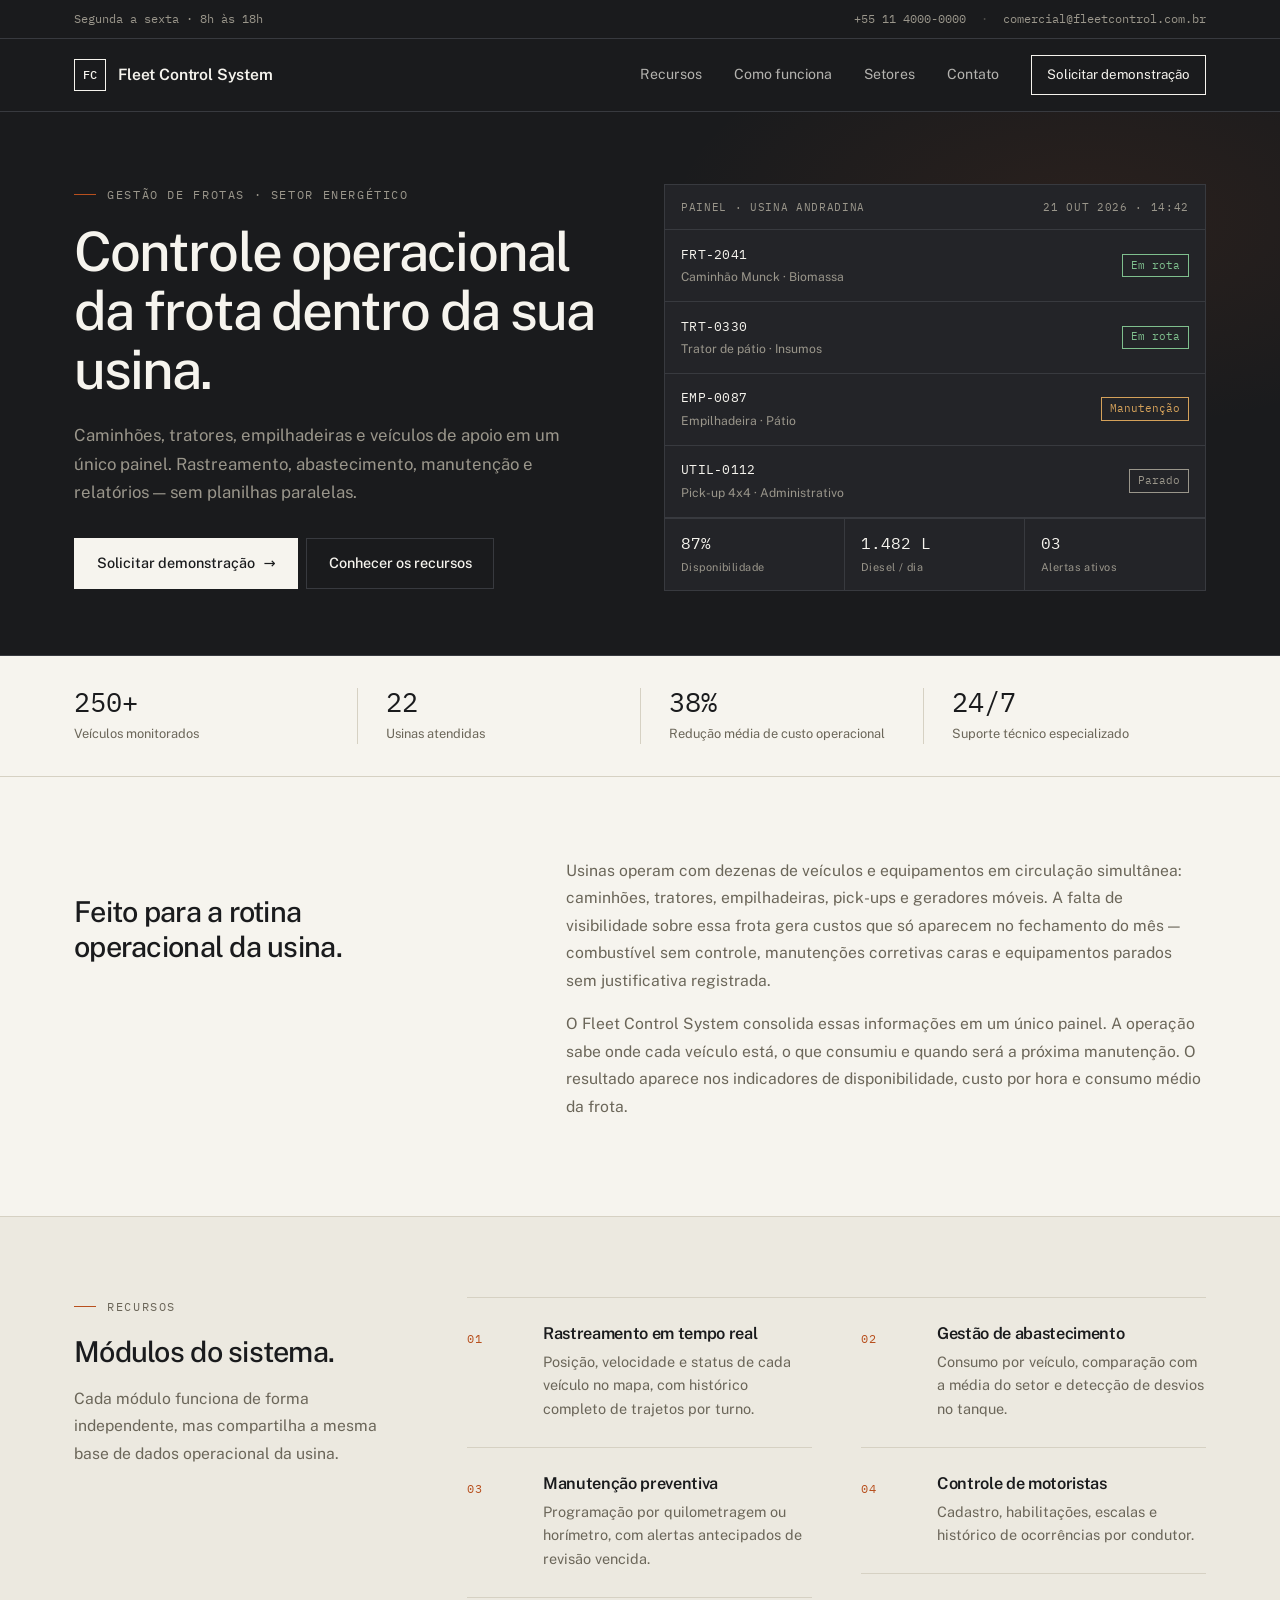
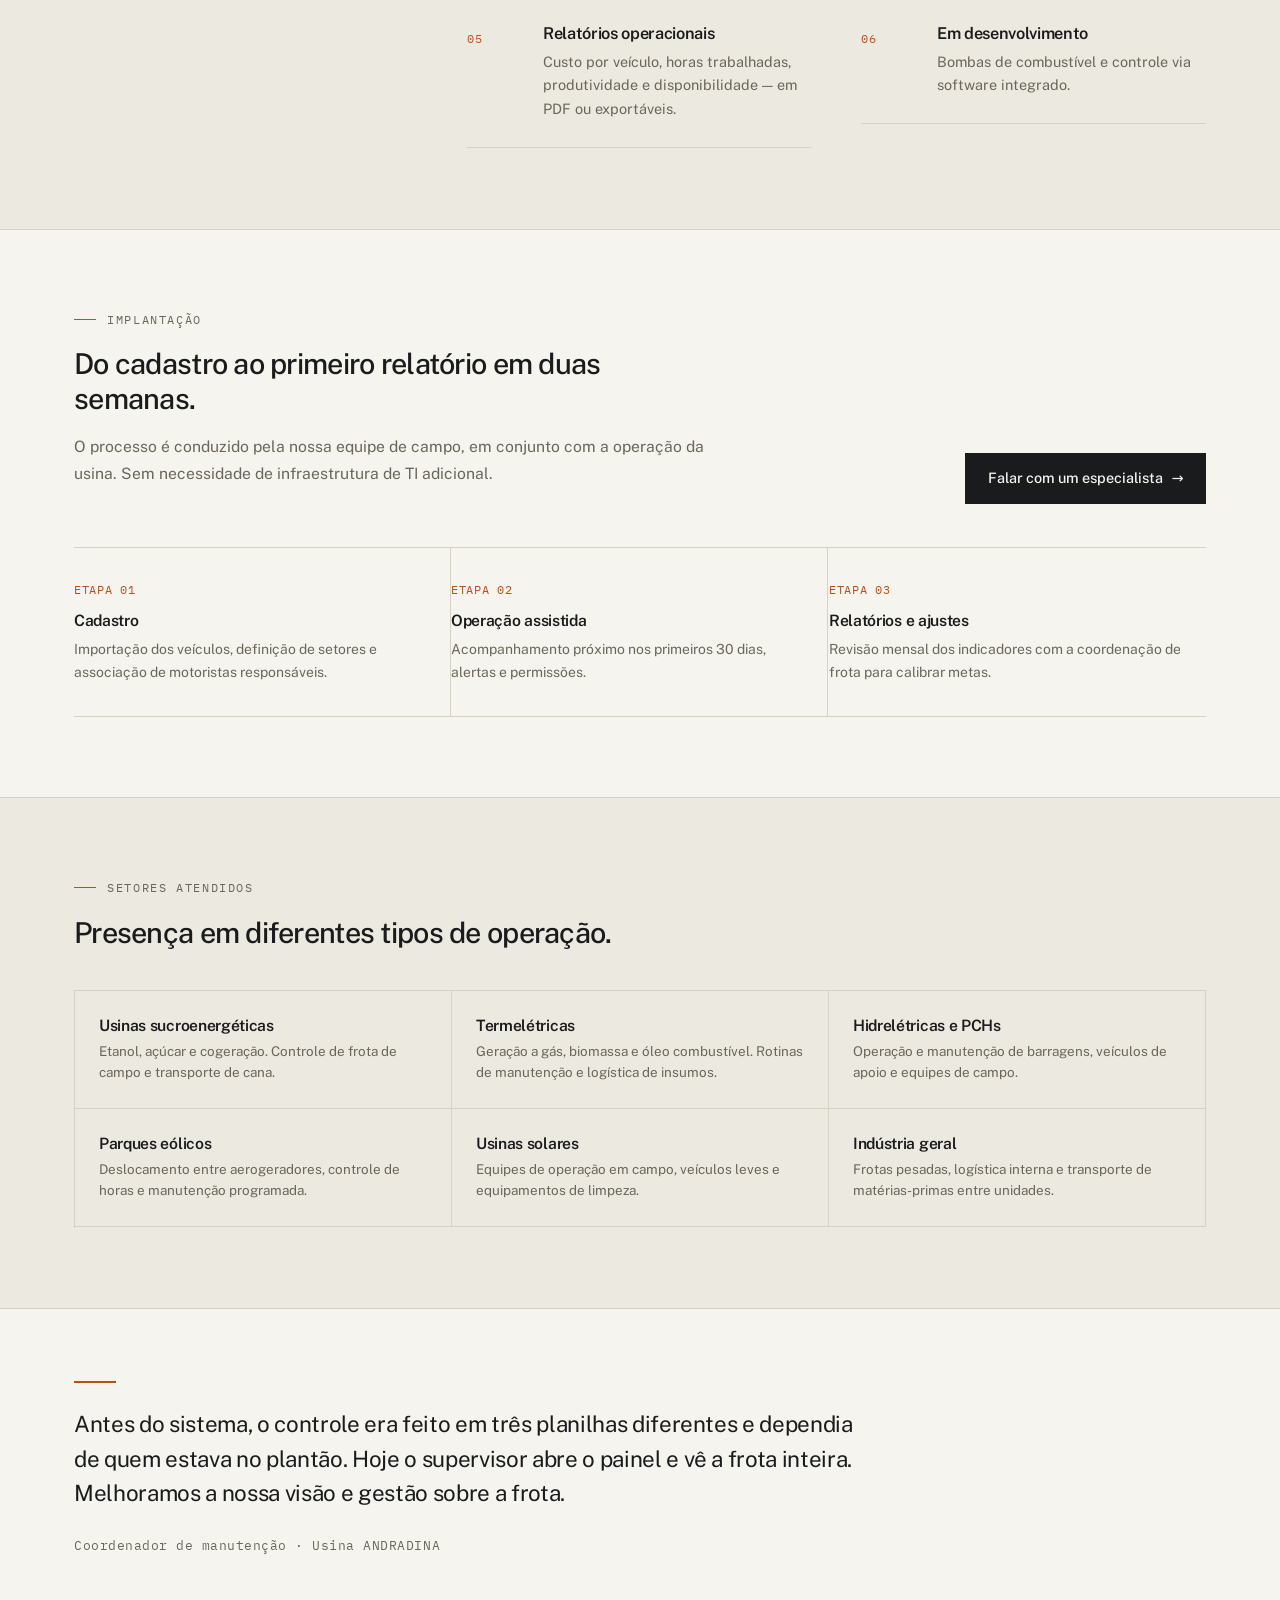
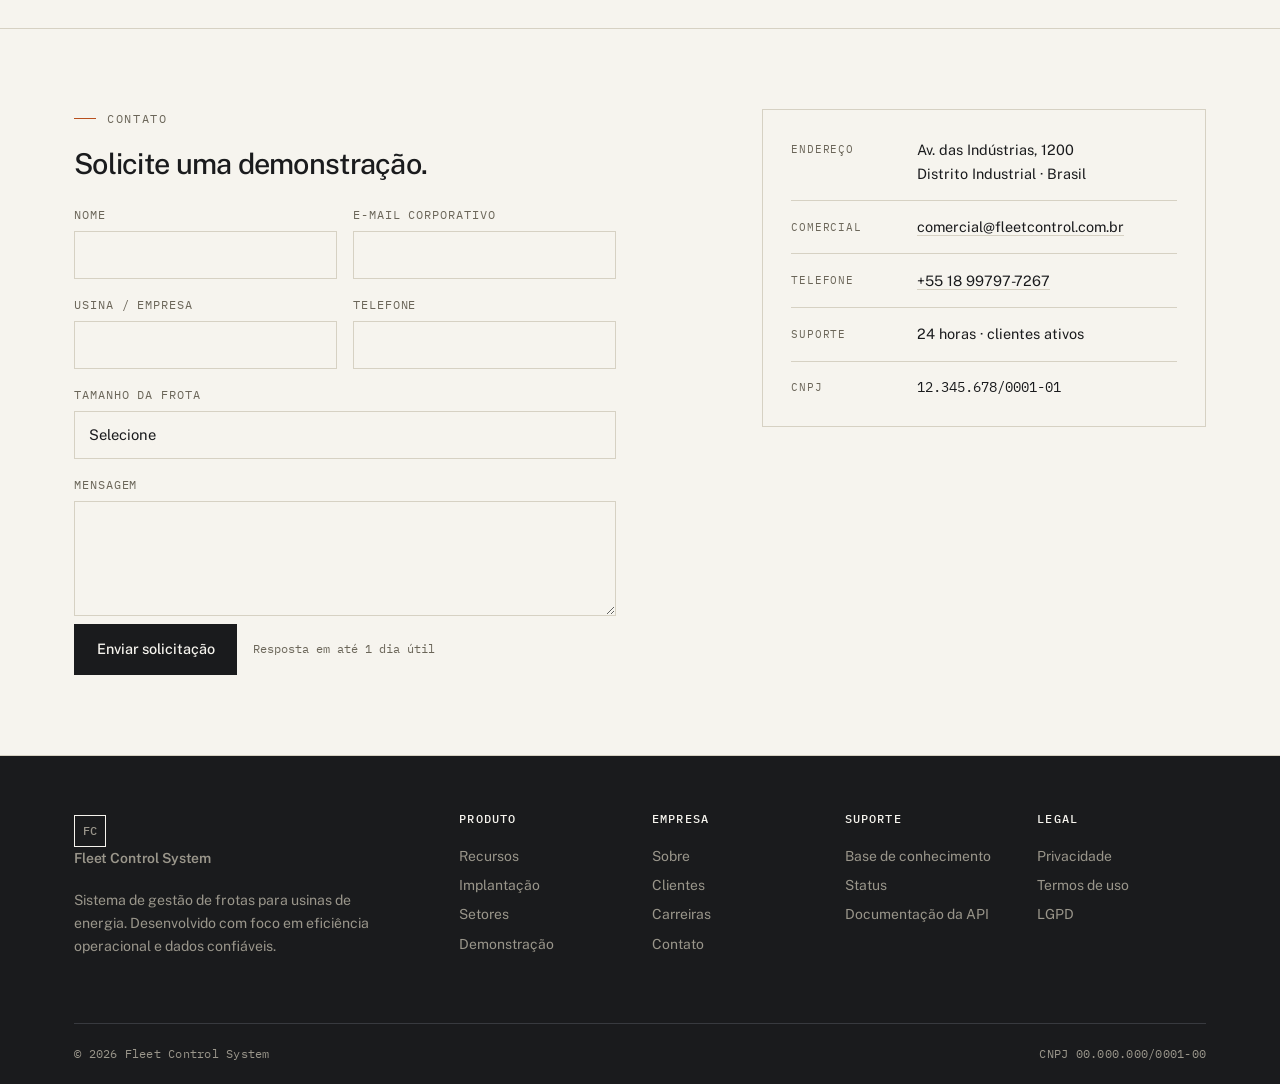
<file: index.html>
<!DOCTYPE html>
<html lang="pt-BR">
<head>
<meta charset="UTF-8">
<meta name="viewport" content="width=device-width, initial-scale=1">
<title>Fleet Control System — Gestão de frotas para usinas de energia</title>
<meta name="description" content="Sistema de gestão de frotas para usinas de energia: rastreamento, abastecimento, manutenção e relatórios operacionais em um único painel.">

<link rel="preconnect" href="https://fonts.googleapis.com">
<link rel="preconnect" href="https://fonts.gstatic.com" crossorigin>
<link href="https://fonts.googleapis.com/css2?family=IBM+Plex+Mono:wght@400;500&family=Public+Sans:wght@300;400;500;600;700&display=swap" rel="stylesheet">
<link href="https://cdn.jsdelivr.net/npm/bootstrap@5.3.3/dist/css/bootstrap.min.css" rel="stylesheet">
<link href="style.css" rel="stylesheet">
</head>

<body>

<div class="scroll-progress" id="scrollProgress" aria-hidden="true"></div>

<!-- ================= HEADER ================= -->
<header>
  <div class="topbar">
    <div class="wrap d-flex justify-content-between">
      <div>Segunda a sexta · 8h às 18h</div>
      <div>
        <a href="tel:+551140000000">+55 11 4000-0000</a>
        <span class="mx-2" style="opacity:.4">·</span>
        <a href="mailto:comercial@fleetcontrol.com.br">comercial@fleetcontrol.com.br</a>
      </div>
    </div>
  </div>

  <div class="site-nav" id="siteNav">
    <div class="wrap position-relative">
      <a href="#" class="brand">
        <span class="brand-mark">FC</span>
        <span>Fleet Control System</span>
      </a>

      <button class="nav-toggle" id="navToggle" aria-label="Abrir menu" aria-expanded="false">
        <span>Menu</span>
      </button>

      <nav class="nav-menu" id="navMenu">
        <a href="#recursos">Recursos</a>
        <a href="#como-funciona">Como funciona</a>
        <a href="#setores">Setores</a>
        <a href="#contato">Contato</a>
        <a href="#contato" class="nav-cta">Solicitar demonstração</a>
      </nav>
    </div>
  </div>
</header>

<!-- ================= HERO ================= -->
<section class="hero">
  <div class="wrap">
    <div class="row align-items-center g-5">

      <div class="col-lg-6">
        <div class="eyebrow" data-reveal>Gestão de frotas · Setor energético</div>
        <h1 class="h-display delay-1" data-reveal>
          Controle operacional da frota dentro da sua usina.
        </h1>
        <p class="lead-text delay-2" data-reveal>
          Caminhões, tratores, empilhadeiras e veículos de apoio em um único painel.
          Rastreamento, abastecimento, manutenção e relatórios — sem planilhas paralelas.
        </p>
        <div class="d-flex flex-wrap gap-2 delay-3" data-reveal>
          <a href="#contato" class="btn-primary-paper">
            Solicitar demonstração <span>→</span>
          </a>
          <a href="#recursos" class="btn-outline-paper">
            Conhecer os recursos
          </a>
        </div>
      </div>

      <div class="col-lg-6 delay-2" data-reveal="right">
        <div class="panel">
          <div class="panel-head">
            <span>PAINEL · USINA ANDRADINA</span>
            <span>21 OUT 2026 · 14:42</span>
          </div>

          <div class="panel-row">
            <div>
              <div class="plate">FRT-2041</div>
              <div class="sector">Caminhão Munck · Biomassa</div>
            </div>
            <span class="status-pill status-ok">Em rota</span>
          </div>

          <div class="panel-row">
            <div>
              <div class="plate">TRT-0330</div>
              <div class="sector">Trator de pátio · Insumos</div>
            </div>
            <span class="status-pill status-ok">Em rota</span>
          </div>

          <div class="panel-row">
            <div>
              <div class="plate">EMP-0087</div>
              <div class="sector">Empilhadeira · Pátio</div>
            </div>
            <span class="status-pill status-warn">Manutenção</span>
          </div>

          <div class="panel-row">
            <div>
              <div class="plate">UTIL-0112</div>
              <div class="sector">Pick-up 4x4 · Administrativo</div>
            </div>
            <span class="status-pill status-idle">Parado</span>
          </div>

          <div class="panel-foot">
            <div>
              <div class="kpi-v">87%</div>
              <div class="kpi-l">Disponibilidade</div>
            </div>
            <div>
              <div class="kpi-v">1.482 L</div>
              <div class="kpi-l">Diesel / dia</div>
            </div>
            <div>
              <div class="kpi-v">03</div>
              <div class="kpi-l">Alertas ativos</div>
            </div>
          </div>
        </div>
      </div>

    </div>
  </div>
</section>

<!-- ================= STRIP DE NÚMEROS ================= -->
<section class="strip">
  <div class="wrap">
    <div class="strip-grid">
      <div data-reveal>
        <div class="strip-n" data-count="250" data-suffix="+">0+</div>
        <div class="strip-l">Veículos monitorados</div>
      </div>
      <div class="delay-1" data-reveal>
        <div class="strip-n" data-count="22">0</div>
        <div class="strip-l">Usinas atendidas</div>
      </div>
      <div class="delay-2" data-reveal>
        <div class="strip-n" data-count="38" data-suffix="%">0%</div>
        <div class="strip-l">Redução média de custo operacional</div>
      </div>
      <div class="delay-3" data-reveal>
        <div class="strip-n">24/7</div>
        <div class="strip-l">Suporte técnico especializado</div>
      </div>
    </div>
  </div>
</section>

<!-- ================= SOBRE ================= -->
<section class="section">
  <div class="wrap">
    <div class="row g-5">
      <div class="col-lg-4">
        <div class="eyebrow" data-reveal>Sobre</div>
        <h2 class="h-section delay-1" data-reveal>Feito para a rotina operacional da usina.</h2>
      </div>
      <div class="col-lg-7 offset-lg-1 prose delay-2" data-reveal>
        <p>
          Usinas operam com dezenas de veículos e equipamentos em circulação
          simultânea: caminhões, tratores, empilhadeiras, pick-ups e geradores
          móveis. A falta de visibilidade sobre essa frota gera custos que só
          aparecem no fechamento do mês — combustível sem controle, manutenções
          corretivas caras e equipamentos parados sem justificativa registrada.
        </p>
        <p>
          O Fleet Control System consolida essas informações em um único painel.
          A operação sabe onde cada veículo está, o que consumiu e quando será
          a próxima manutenção. O resultado aparece nos indicadores de
          disponibilidade, custo por hora e consumo médio da frota.
        </p>
      </div>
    </div>
  </div>
</section>

<!-- ================= RECURSOS ================= -->
<section class="section section-alt" id="recursos">
  <div class="wrap">
    <div class="row g-5 align-items-start">
      <div class="col-lg-4">
        <div class="eyebrow" data-reveal>Recursos</div>
        <h2 class="h-section delay-1" data-reveal>Módulos do sistema.</h2>
        <p class="prose mt-3 delay-2" data-reveal style="max-width:340px;">
          Cada módulo funciona de forma independente, mas compartilha a mesma
          base de dados operacional da usina.
        </p>
      </div>

      <div class="col-lg-8">
        <div class="row g-0 modules" style="margin-top:0;">
          <div class="col-md-6 pe-md-4">
            <div class="module" data-reveal>
              <div class="module-n">01</div>
              <div>
                <h3>Rastreamento em tempo real</h3>
                <p>Posição, velocidade e status de cada veículo no mapa, com histórico completo de trajetos por turno.</p>
              </div>
            </div>
          </div>
          <div class="col-md-6 ps-md-4">
            <div class="module delay-1" data-reveal>
              <div class="module-n">02</div>
              <div>
                <h3>Gestão de abastecimento</h3>
                <p>Consumo por veículo, comparação com a média do setor e detecção de desvios no tanque.</p>
              </div>
            </div>
          </div>
          <div class="col-md-6 pe-md-4">
            <div class="module delay-2" data-reveal>
              <div class="module-n">03</div>
              <div>
                <h3>Manutenção preventiva</h3>
                <p>Programação por quilometragem ou horímetro, com alertas antecipados de revisão vencida.</p>
              </div>
            </div>
          </div>
          <div class="col-md-6 ps-md-4">
            <div class="module delay-3" data-reveal>
              <div class="module-n">04</div>
              <div>
                <h3>Controle de motoristas</h3>
                <p>Cadastro, habilitações, escalas e histórico de ocorrências por condutor.</p>
              </div>
            </div>
          </div>
          <div class="col-md-6 pe-md-4">
            <div class="module delay-4" data-reveal>
              <div class="module-n">05</div>
              <div>
                <h3>Relatórios operacionais</h3>
                <p>Custo por veículo, horas trabalhadas, produtividade e disponibilidade — em PDF ou exportáveis.</p>
              </div>
            </div>
          </div>
          <div class="col-md-6 ps-md-4">
            <div class="module delay-5" data-reveal>
              <div class="module-n">06</div>
              <div>
                <h3>Em desenvolvimento</h3>
                <p>Bombas de combustível e controle via software integrado.</p>
              </div>
            </div>
          </div>
        </div>
      </div>
    </div>
  </div>
</section>

<!-- ================= COMO FUNCIONA ================= -->
<section class="section" id="como-funciona">
  <div class="wrap">
    <div class="row g-5">
      <div class="col-lg-7">
        <div class="eyebrow" data-reveal>Implantação</div>
        <h2 class="h-section delay-1" data-reveal>Do cadastro ao primeiro relatório em duas semanas.</h2>
        <p class="prose mt-3 delay-2" data-reveal>
          O processo é conduzido pela nossa equipe de campo, em conjunto com
          a operação da usina. Sem necessidade de infraestrutura de TI adicional.
        </p>
      </div>
      <div class="col-lg-5 d-flex align-items-end justify-content-lg-end">
        <a href="#contato" class="btn-primary-ink delay-3" data-reveal>
          Falar com um especialista <span>→</span>
        </a>
      </div>
    </div>

    <div class="steps">
      <div class="step" data-reveal>
        <div class="step-n">ETAPA 01</div>
        <h3>Cadastro</h3>
        <p>Importação dos veículos, definição de setores e associação de motoristas responsáveis.</p>
      </div>
      <div class="step delay-1" data-reveal>
        <div class="step-n">ETAPA 02</div>
        <h3>Operação assistida</h3>
        <p>Acompanhamento próximo nos primeiros 30 dias, alertas e permissões.</p>
      </div>
      <div class="step delay-2" data-reveal>
        <div class="step-n">ETAPA 03</div>
        <h3>Relatórios e ajustes</h3>
        <p>Revisão mensal dos indicadores com a coordenação de frota para calibrar metas.</p>
      </div>
    </div>
  </div>
</section>

<!-- ================= SETORES ================= -->
<section class="section section-alt" id="setores">
  <div class="wrap">
    <div class="eyebrow" data-reveal>Setores atendidos</div>
    <h2 class="h-section delay-1" data-reveal>Presença em diferentes tipos de operação.</h2>

    <div class="sectors">
      <div class="sector-item" data-reveal>
        <h4>Usinas sucroenergéticas</h4>
        <p>Etanol, açúcar e cogeração. Controle de frota de campo e transporte de cana.</p>
      </div>
      <div class="sector-item delay-1" data-reveal>
        <h4>Termelétricas</h4>
        <p>Geração a gás, biomassa e óleo combustível. Rotinas de manutenção e logística de insumos.</p>
      </div>
      <div class="sector-item delay-2" data-reveal>
        <h4>Hidrelétricas e PCHs</h4>
        <p>Operação e manutenção de barragens, veículos de apoio e equipes de campo.</p>
      </div>
      <div class="sector-item delay-3" data-reveal>
        <h4>Parques eólicos</h4>
        <p>Deslocamento entre aerogeradores, controle de horas e manutenção programada.</p>
      </div>
      <div class="sector-item delay-4" data-reveal>
        <h4>Usinas solares</h4>
        <p>Equipes de operação em campo, veículos leves e equipamentos de limpeza.</p>
      </div>
      <div class="sector-item delay-5" data-reveal>
        <h4>Indústria geral</h4>
        <p>Frotas pesadas, logística interna e transporte de matérias-primas entre unidades.</p>
      </div>
    </div>
  </div>
</section>

<!-- ================= CITAÇÃO ================= -->
<section class="quote">
  <div class="wrap">
    <blockquote data-reveal>
      Antes do sistema, o controle era feito em três planilhas diferentes e
      dependia de quem estava no plantão. Hoje o supervisor abre o painel e
      vê a frota inteira. Melhoramos a nossa visão e gestão sobre a frota.
    </blockquote>
    <cite class="delay-1" data-reveal>Coordenador de manutenção · Usina ANDRADINA</cite>
  </div>
</section>

<!-- ================= CONTATO ================= -->
<section class="section" id="contato">
  <div class="wrap">
    <div class="row g-5">
      <div class="col-lg-6">
        <div class="eyebrow" data-reveal>Contato</div>
        <h2 class="h-section mb-4 delay-1" data-reveal>Solicite uma demonstração.</h2>

        <form id="contactForm" novalidate>
          <div class="row g-3">
            <div class="col-sm-6 field-group" data-reveal>
              <label class="field-label" for="nome">Nome</label>
              <input type="text" class="form-control" id="nome" required>
            </div>
            <div class="col-sm-6 field-group delay-1" data-reveal>
              <label class="field-label" for="email">E-mail corporativo</label>
              <input type="email" class="form-control" id="email" required>
            </div>
            <div class="col-sm-6 field-group delay-2" data-reveal>
              <label class="field-label" for="empresa">Usina / Empresa</label>
              <input type="text" class="form-control" id="empresa" required>
            </div>
            <div class="col-sm-6 field-group delay-3" data-reveal>
              <label class="field-label" for="telefone">Telefone</label>
              <input type="tel" class="form-control" id="telefone" required>
            </div>
            <div class="col-12 field-group delay-4" data-reveal>
              <label class="field-label" for="frota">Tamanho da frota</label>
              <select class="form-select" id="frota" required>
                <option value="" selected disabled>Selecione</option>
                <option>Até 10 veículos</option>
                <option>De 11 a 50 veículos</option>
                <option>De 51 a 150 veículos</option>
                <option>Mais de 150 veículos</option>
              </select>
            </div>
            <div class="col-12 field-group delay-4" data-reveal>
              <label class="field-label" for="mensagem">Mensagem</label>
              <textarea class="form-control" id="mensagem" rows="4" required></textarea>
            </div>
          </div>

          <div class="d-flex flex-wrap align-items-center gap-3 mt-2 delay-5" data-reveal>
            <button type="submit" class="btn-primary-ink">Enviar solicitação</button>
            <span class="mono" style="font-size:.76rem; color:var(--muted);">
              Resposta em até 1 dia útil
            </span>
          </div>

          <div class="form-feedback" id="formFeedback">
            Solicitação enviada. Retornaremos pelo e-mail informado.
          </div>
        </form>
      </div>

      <div class="col-lg-5 offset-lg-1" data-reveal="right">
        <div class="info-panel">
          <div class="info-row">
            <div class="info-key">Endereço</div>
            <div class="info-val">
              Av. das Indústrias, 1200<br>
              Distrito Industrial · Brasil
            </div>
          </div>
          <div class="info-row">
            <div class="info-key">Comercial</div>
            <div class="info-val"><a href="mailto:comercial@fleetcontrol.com.br">comercial@fleetcontrol.com.br</a></div>
          </div>
          <div class="info-row">
            <div class="info-key">Telefone</div>
            <div class="info-val"><a href="tel:+5518997977267">+55 18 99797-7267</a></div>
          </div>
          <div class="info-row">
            <div class="info-key">Suporte</div>
            <div class="info-val">24 horas · clientes ativos</div>
          </div>
          <div class="info-row">
            <div class="info-key">CNPJ</div>
            <div class="info-val mono" style="font-size:.85rem;">12.345.678/0001-01</div>
          </div>
        </div>
      </div>
    </div>
  </div>
</section>

<!-- ================= FOOTER ================= -->
<footer class="site-footer">
  <div class="wrap">
    <div class="row g-4">
      <div class="col-lg-4 col-md-6">
        <a href="#" class="brand">
          <span class="brand-mark">FC</span>
          <span>Fleet Control System</span>
        </a>
        <p style="max-width:320px; margin-top:1rem; line-height:1.65;">
          Sistema de gestão de frotas para usinas de energia. Desenvolvido
          com foco em eficiência operacional e dados confiáveis.
        </p>
      </div>

      <div class="col-lg-2 col-md-3 col-6">
        <h5>Produto</h5>
        <a href="#recursos">Recursos</a>
        <a href="#como-funciona">Implantação</a>
        <a href="#setores">Setores</a>
        <a href="#contato">Demonstração</a>
      </div>

      <div class="col-lg-2 col-md-3 col-6">
        <h5>Empresa</h5>
        <a href="#">Sobre</a>
        <a href="#">Clientes</a>
        <a href="#">Carreiras</a>
        <a href="#contato">Contato</a>
      </div>

      <div class="col-lg-2 col-md-3 col-6">
        <h5>Suporte</h5>
        <a href="#">Base de conhecimento</a>
        <a href="#">Status</a>
        <a href="#">Documentação da API</a>
      </div>

      <div class="col-lg-2 col-md-3 col-6">
        <h5>Legal</h5>
        <a href="#">Privacidade</a>
        <a href="#">Termos de uso</a>
        <a href="#">LGPD</a>
      </div>
    </div>

    <div class="footer-bottom">
      <span>© <span id="year">2026</span> Fleet Control System</span>
      <span>CNPJ 00.000.000/0001-00</span>
    </div>
  </div>
</footer>

<script src="https://cdn.jsdelivr.net/npm/bootstrap@5.3.3/dist/js/bootstrap.bundle.min.js"></script>
<script>
  const prefersReduced = window.matchMedia('(prefers-reduced-motion: reduce)').matches;

  /* ---------- 1. Barra de progresso ---------- */
  const progress = document.getElementById('scrollProgress');
  function updateProgress(){
    const h = document.documentElement;
    const max = h.scrollHeight - h.clientHeight;
    progress.style.width = (max > 0 ? (h.scrollTop / max) * 100 : 0) + '%';
  }
  window.addEventListener('scroll', updateProgress, { passive: true });
  window.addEventListener('resize', updateProgress);
  updateProgress();

  /* ---------- 2. Nav com sombra ao rolar ---------- */
  const siteNav = document.getElementById('siteNav');
  function updateNav(){
    siteNav.classList.toggle('scrolled', window.scrollY > 20);
  }
  window.addEventListener('scroll', updateNav, { passive: true });
  updateNav();

  /* ---------- 3. Reveal on scroll ---------- */
  if (prefersReduced) {
    document.querySelectorAll('[data-reveal]').forEach(el => el.classList.add('revealed'));
    document.querySelectorAll('[data-count]').forEach(el => {
      const n = parseInt(el.dataset.count, 10);
      el.textContent = n.toLocaleString('pt-BR') + (el.dataset.suffix || '');
    });
  } else {
    const revealObserver = new IntersectionObserver((entries) => {
      entries.forEach(entry => {
        if (entry.isIntersecting) {
          entry.target.classList.add('revealed');
          revealObserver.unobserve(entry.target);
        }
      });
    }, { threshold: 0.12, rootMargin: '0px 0px -50px 0px' });

    document.querySelectorAll('[data-reveal]').forEach(el => revealObserver.observe(el));

    /* ---------- 4. Contadores ---------- */
    function animateCounter(el){
      const target = parseInt(el.dataset.count, 10);
      const suffix = el.dataset.suffix || '';
      const duration = 1500;
      const start = performance.now();
      function frame(now){
        const p = Math.min((now - start) / duration, 1);
        const eased = 1 - Math.pow(1 - p, 3);
        el.textContent = Math.round(target * eased).toLocaleString('pt-BR') + suffix;
        if (p < 1) requestAnimationFrame(frame);
      }
      requestAnimationFrame(frame);
    }

    const counterObserver = new IntersectionObserver((entries) => {
      entries.forEach(entry => {
        if (entry.isIntersecting) {
          animateCounter(entry.target);
          counterObserver.unobserve(entry.target);
        }
      });
    }, { threshold: 0.5 });

    document.querySelectorAll('[data-count]').forEach(el => counterObserver.observe(el));
  }

  /* ---------- 5. Menu mobile ---------- */
  const navToggle = document.getElementById('navToggle');
  const navMenu = document.getElementById('navMenu');
  navToggle.addEventListener('click', () => {
    const open = navMenu.classList.toggle('open');
    navToggle.setAttribute('aria-expanded', open);
  });
  navMenu.querySelectorAll('a').forEach(a =>
    a.addEventListener('click', () => navMenu.classList.remove('open'))
  );

  /* ---------- 6. Formulário ---------- */
  const form = document.getElementById('contactForm');
  const feedback = document.getElementById('formFeedback');

  form.addEventListener('submit', (e) => {
    e.preventDefault();
    let valid = true;

    form.querySelectorAll('[required]').forEach(field => {
      const value = field.value.trim();
      const ok = value !== '' && (field.type !== 'email' || /.+@.+\..+/.test(value));
      field.classList.toggle('invalid', !ok);
      if (!ok) valid = false;
    });

    if (!valid) return;

    feedback.classList.add('show');
    form.reset();
    setTimeout(() => feedback.classList.remove('show'), 6000);
  });

  /* ---------- 7. Ano ---------- */
  document.getElementById('year').textContent = new Date().getFullYear();
</script>

</body>
</html>
</file>
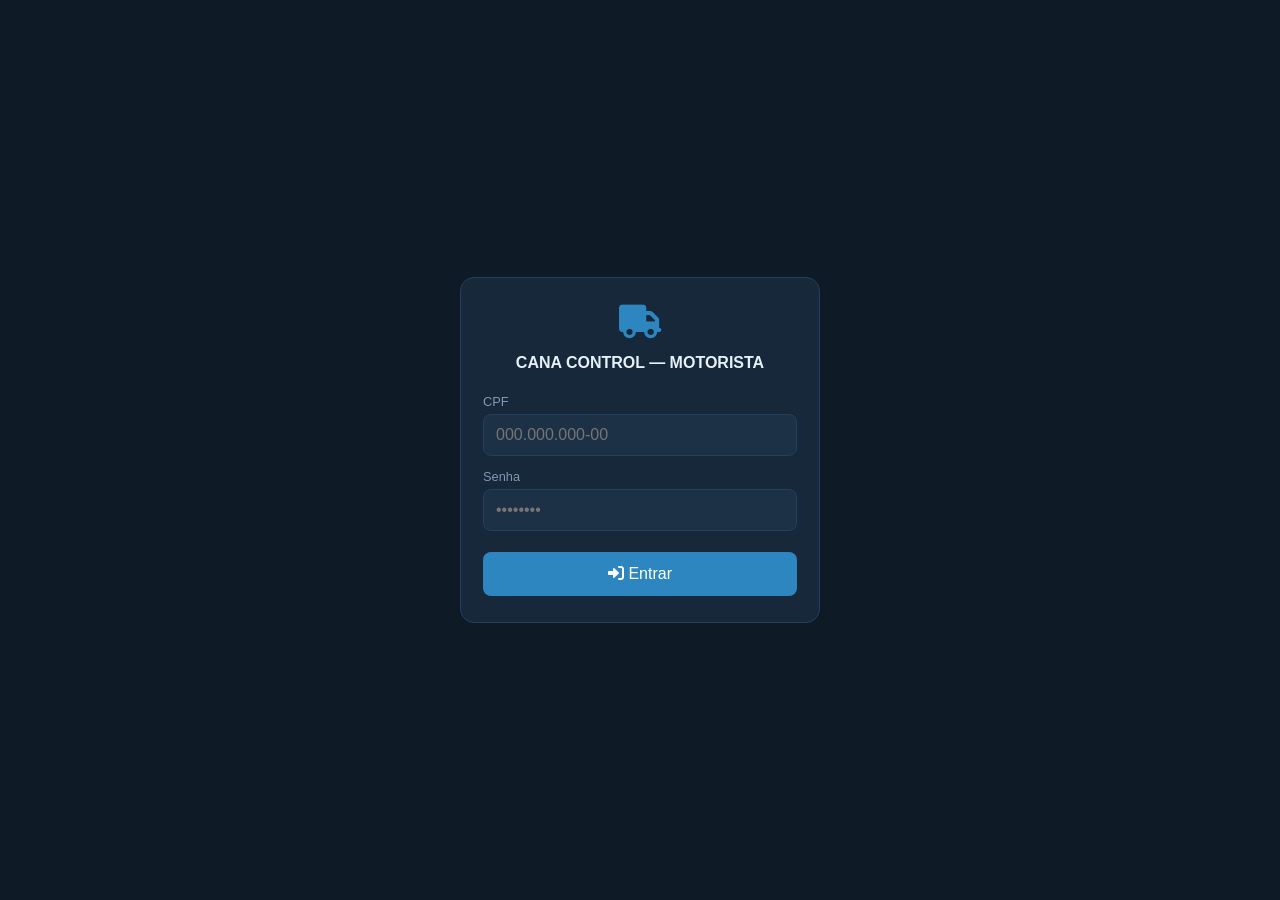
<file: fleetcontrol/Motorista/motorista - Copia.html>
<!DOCTYPE html>
<html lang="pt-BR">
<head>
<meta charset="UTF-8">
<meta name="viewport" content="width=device-width, initial-scale=1.0">
<title>CANA CONTROL — Motorista</title>
<link rel="stylesheet" href="https://cdnjs.cloudflare.com/ajax/libs/font-awesome/6.0.0-beta3/css/all.min.css">
<link rel="manifest" href="manifest.json">
<meta name="theme-color" content="#16283a">
<meta name="mobile-web-app-capable" content="yes">
<meta name="apple-mobile-web-app-capable" content="yes">
<meta name="apple-mobile-web-app-status-bar-style" content="black-translucent">
<meta name="apple-mobile-web-app-title" content="Cana Motorista">
<link rel="icon" href="icon.svg" type="image/svg+xml">
<link rel="apple-touch-icon" href="icon.svg">
<link rel="stylesheet" href="style-motorista.css">

<style>
/* ---- Abas roláveis ---- */
.tabs{overflow-x:auto;scrollbar-width:none;-webkit-overflow-scrolling:touch}
.tabs::-webkit-scrollbar{display:none}
.tabs button{flex:1 0 auto;padding:13px 14px;white-space:nowrap}

/* ---- Checklist ---- */
.chk-counter{
  display:inline-flex;align-items:center;gap:6px;
  background:var(--input,#1c3145);border:1px solid var(--border,#24405a);
  padding:5px 10px;border-radius:8px;font-size:.78rem;font-weight:600;
  color:var(--text,#e6f0f9);
}
.chk-counter.full{background:#27ae60;border-color:#27ae60;color:#fff}
.chk-list{display:flex;flex-direction:column;gap:8px;margin-top:6px}
.chk-item{
  display:flex;align-items:center;gap:10px;
  background:var(--card,#16283a);border:1px solid var(--border,#24405a);
  padding:11px 13px;border-radius:10px;cursor:pointer;
  transition:background .15s,border-color .15s;
  color:var(--text,#e6f0f9);
}
.chk-item:active{background:var(--input,#1c3145)}
.chk-item input[type=checkbox]{
  width:20px;height:20px;accent-color:#27ae60;
  flex:0 0 20px;cursor:pointer;margin:0;
}
.chk-item.checked{border-color:#27ae60;background:rgba(39,174,96,.08)}
.chk-item span{font-size:.9rem;user-select:none}
.segmented{display:flex;background:var(--input,#1c3145);border-radius:10px;padding:4px;gap:4px}
.segmented label{flex:1;margin:0}
.segmented input{position:absolute;opacity:0;pointer-events:none}
.segmented span{
  display:block;text-align:center;padding:10px;border-radius:7px;
  font-size:.85rem;font-weight:600;color:var(--muted,#7d99b3);cursor:pointer;
  transition:background .15s,color .15s;
}
.segmented input:checked + span{background:var(--primary,#2e86c1);color:#fff}

/* ---- Ocorrência ---- */
.aviso{
  background:rgba(243,156,18,.08);
  border:1px solid rgba(243,156,18,.35);
  color:#f39c12;
  padding:10px 12px;border-radius:8px;
  font-size:.78rem;margin-bottom:14px;
  display:flex;gap:8px;align-items:flex-start;
}
.aviso i{margin-top:2px}

textarea{
  width:100%;padding:11px 12px;background:var(--input,#1c3145);
  border:1px solid var(--border,#24405a);border-radius:8px;
  color:var(--text,#e6f0f9);font:inherit;resize:vertical;min-height:70px;
}
textarea:focus{outline:none;border-color:var(--primary,#2e86c1)}

/* ---- Modal de confirmação ---- */
.modal-overlay{
  position:fixed;inset:0;background:rgba(0,0,0,.6);
  display:flex;align-items:center;justify-content:center;
  padding:20px;z-index:1000;
  animation:fadeIn .15s ease;
}
.modal-overlay.hidden{display:none}
.modal-card{
  background:var(--card,#16283a);border:1px solid var(--border,#24405a);
  border-radius:14px;padding:22px;max-width:440px;width:100%;
  max-height:90vh;overflow-y:auto;
  animation:slideUp .2s ease;
}
.modal-card h3{
  margin-bottom:10px;font-size:1.02rem;color:var(--text,#e6f0f9);
  display:flex;align-items:center;gap:8px;
}
.modal-card h3 i{color:#f39c12}
.modal-card p{
  font-size:.85rem;color:var(--muted,#7d99b3);
  white-space:pre-line;line-height:1.55;margin-bottom:18px;
  word-break:break-word;
}
.modal-actions{display:flex;gap:8px;justify-content:flex-end;flex-wrap:wrap}
.modal-actions button{min-width:110px;padding:10px 16px;font-size:.85rem}
@keyframes fadeIn{from{opacity:0}to{opacity:1}}
@keyframes slideUp{from{transform:translateY(10px);opacity:0}to{transform:translateY(0);opacity:1}}
</style>
</head>
<body>

<!-- LOGIN -->
<div id="login-screen">
  <div class="login-card">
    <div class="brand-icon"><i class="fas fa-truck"></i></div>
    <h1>CANA CONTROL — MOTORISTA</h1>
    <div class="field">
      <label>CPF</label>
      <input type="text" id="loginCpf" placeholder="000.000.000-00" inputmode="numeric" autocomplete="username">
    </div>
    <div class="field">
      <label>Senha</label>
      <input type="password" id="loginSenha" placeholder="••••••••" autocomplete="current-password">
    </div>
    <button id="loginBtn"><i class="fas fa-sign-in-alt"></i> Entrar</button>
  </div>
</div>

<!-- APP -->
<div id="app" class="hidden">
  <header class="topbar">
    <div>
      <div class="brand"><i class="fas fa-truck"></i> CANA CONTROL</div>
      <div class="user-info">
        <span id="statusDot" class="dot-online"></span>
        <span id="statusText">Online</span>
        <span>·</span>
        <span id="userNome">—</span>
      </div>
    </div>
    <div class="actions">
      <button id="btnSync" class="outline" title="Sincronizar"><i class="fas fa-sync"></i></button>
      <button id="btnSair" class="outline" title="Sair"><i class="fas fa-sign-out-alt"></i></button>
      <button id="btnInstall" class="outline hidden" title="Instalar app"><i class="fas fa-download"></i></button>
    </div>
  </header>

  <nav class="tabs">
    <button data-tab="frete" class="active"><i class="fas fa-route"></i> Frete</button>
    <button data-tab="abastecimento"><i class="fas fa-gas-pump"></i> Abastecimento</button>
    <button data-tab="checklist"><i class="fas fa-clipboard-check"></i> Checklist</button>
    <button data-tab="ocorrencia"><i class="fas fa-exclamation-triangle"></i> Ocorrência</button>
    <button data-tab="fila"><i class="fas fa-cloud-upload-alt"></i> Fila <span id="badgeFila" class="badge-count hidden">0</span></button>
  </nav>

  <main>
    <section id="pane-frete" class="tab-pane active">
      <h2>Registrar Frete</h2>
      <form id="formFrete">
        <div class="field">
          <label>Veículo (placa) *</label>
          <input type="text" id="fPlaca" list="veiculosList" placeholder="ABC-1234" autocomplete="off" required>
          <datalist id="veiculosList"></datalist>
        </div>
        <div class="row">
          <div class="field"><label>Origem *</label><input type="text" id="fOrigem" required></div>
          <div class="field"><label>Destino *</label><input type="text" id="fDestino" required></div>
        </div>
        <div class="row">
          <div class="field"><label>Distância (km)</label><input type="number" id="fDistancia" step="0.1" min="0" inputmode="decimal"></div>
          <div class="field"><label>Peso (t)</label><input type="number" id="fPeso" step="0.1" min="0" inputmode="decimal"></div>
        </div>
        <div class="row">
          <div class="field"><label>Valor (R$)</label><input type="number" id="fValor" step="0.01" min="0" inputmode="decimal"></div>
          <div class="field"><label>Status</label>
            <select id="fStatus">
              <option>Em andamento</option>
              <option>Agendado</option>
              <option>Concluído</option>
              <option>Cancelado</option>
            </select>
          </div>
        </div>
        <button type="submit" class="success" style="width:100%;padding:13px">
          <i class="fas fa-save"></i> Salvar Frete
        </button>
      </form>
    </section>

    <section id="pane-abastecimento" class="tab-pane">
      <h2>Registrar Abastecimento</h2>
      <form id="formAbastecimento">
        <div class="field">
          <label>Veículo (placa) *</label>
          <input type="text" id="aPlaca" list="veiculosList" placeholder="ABC-1234" autocomplete="off" required>
        </div>
        <div class="row">
          <div class="field"><label>Km atual *</label><input type="number" id="aKm" min="0" inputmode="numeric" required></div>
          <div class="field"><label>Litros *</label><input type="number" id="aLitros" step="0.1" min="0" inputmode="decimal" required></div>
        </div>
        <button type="submit" class="success" style="width:100%;padding:13px">
          <i class="fas fa-save"></i> Salvar Abastecimento
        </button>
      </form>
    </section>

    <section id="pane-checklist" class="tab-pane">
      <h2>Checklist de Veículo</h2>
      <form id="formChecklist">
        <div class="field">
          <label>Tipo *</label>
          <div class="segmented">
            <label>
              <input type="radio" name="chkTipo" value="Pré-viagem" checked>
              <span><i class="fas fa-sign-out-alt"></i> Pré-viagem</span>
            </label>
            <label>
              <input type="radio" name="chkTipo" value="Pós-viagem">
              <span><i class="fas fa-sign-in-alt"></i> Pós-viagem</span>
            </label>
          </div>
        </div>

        <div class="field">
          <label>Veículo (placa) *</label>
          <input type="text" id="cPlaca" list="veiculosList" placeholder="ABC-1234" autocomplete="off" required>
        </div>

        <div class="field">
          <label>KM atual *</label>
          <input type="number" id="cKm" min="0" inputmode="numeric" placeholder="Ex: 45200" required>
        </div>

        <div class="field">
          <label style="display:flex;justify-content:space-between;align-items:center;margin-bottom:8px">
            <span>Itens de verificação</span>
            <span id="chkCounter" class="chk-counter">0/10</span>
          </label>
          <div class="chk-list" id="chkList">
            <label class="chk-item"><input type="checkbox" data-item="nivel_oleo"><span>Nível de óleo</span></label>
            <label class="chk-item"><input type="checkbox" data-item="nivel_agua"><span>Nível de água</span></label>
            <label class="chk-item"><input type="checkbox" data-item="pneus"><span>Pneus (pressão e sulco)</span></label>
            <label class="chk-item"><input type="checkbox" data-item="freios"><span>Freios</span></label>
            <label class="chk-item"><input type="checkbox" data-item="luzes_farois"><span>Luzes e faróis</span></label>
            <label class="chk-item"><input type="checkbox" data-item="documentos"><span>Documentos do veículo</span></label>
            <label class="chk-item"><input type="checkbox" data-item="extintor"><span>Extintor de incêndio</span></label>
            <label class="chk-item"><input type="checkbox" data-item="triangulo"><span>Triângulo de sinalização</span></label>
            <label class="chk-item"><input type="checkbox" data-item="limpadores"><span>Limpadores de para-brisa</span></label>
            <label class="chk-item"><input type="checkbox" data-item="bateria"><span>Bateria</span></label>
          </div>
        </div>

        <div class="field">
          <label>Observações</label>
          <textarea id="cObs" placeholder="Descreva problemas, avarias ou observações..."></textarea>
        </div>

        <button type="submit" class="success" style="width:100%;padding:13px">
          <i class="fas fa-save"></i> Salvar Checklist
        </button>
      </form>
    </section>

    <section id="pane-ocorrencia" class="tab-pane">
      <h2>Registrar Ocorrência</h2>
      <div class="aviso">
        <i class="fas fa-info-circle"></i>
        <span>A ocorrência será <b>automaticamente atribuída</b> ao técnico com menos serviços em aberto.</span>
      </div>
      <form id="formOcorrencia">
        <div class="field">
          <label>Veículo (placa) *</label>
          <input type="text" id="oPlaca" list="veiculosList" placeholder="ABC-1234" autocomplete="off" required>
        </div>
        <div class="field">
          <label>Tipo de ocorrência *</label>
          <select id="oTipo" required>
            <option value="Mecânica">Mecânica</option>
            <option value="Elétrica">Elétrica</option>
            <option value="Pneus">Pneus</option>
            <option value="Freios">Freios</option>
            <option value="Documentação">Documentação</option>
            <option value="Geral">Outros / Geral</option>
          </select>
        </div>
        <div class="field">
          <label>Descrição do problema *</label>
          <textarea id="oDesc" placeholder="Descreva o problema com o máximo de detalhes..." required></textarea>
        </div>
        <button type="submit" class="danger" style="width:100%;padding:13px">
          <i class="fas fa-exclamation-triangle"></i> Registrar Ocorrência
        </button>
      </form>
    </section>

    <section id="pane-fila" class="tab-pane">
      <h2>Fila de envio</h2>
      <div class="fila-acoes">
        <button id="btnSincronizarTudo" class="success"><i class="fas fa-cloud-upload-alt"></i> Sincronizar</button>
        <button id="btnExportCsv" class="outline"><i class="fas fa-download"></i> Exportar CSV</button>
        <button id="btnImportCsv" class="outline"><i class="fas fa-upload"></i> Importar CSV</button>
        <input type="file" id="inputCsv" accept=".csv,text/csv" hidden>
        <button id="btnLimparSinc" class="outline"><i class="fas fa-broom"></i> Limpar sincronizados</button>
      </div>
      <div id="listaFila"></div>
    </section>
  </main>
</div>

<!-- MODAL DE CONFIRMAÇÃO -->
<div id="modalOverlay" class="modal-overlay hidden">
  <div class="modal-card">
    <h3><i class="fas fa-exclamation-triangle"></i> <span id="modalTitle"></span></h3>
    <p id="modalBody"></p>
    <div class="modal-actions">
      <button id="modalCancel" class="outline">Cancelar</button>
      <button id="modalConfirm" class="danger">Confirmar</button>
    </div>
  </div>
</div>

<div id="toast-container"></div>

<script>
(() => {
'use strict';

/* ============ CONFIG ============ */
const API_BASE   = 'http://127.0.0.1/Transportes/public/api/v1';
const TOKEN_KEY  = 'canaControlToken';
const USER_KEY   = 'canaControlUser';
const FILA_KEY   = 'canaControlFilaMotorista';
const VEIC_CACHE = 'canaControlVeiculosCache';

/* ============ HELPERS ============ */
const $ = id => document.getElementById(id);

function esc(s){return s==null?'':String(s).replace(/[&<>"']/g,c=>({'&':'&amp;','<':'&lt;','>':'&gt;','"':'&quot;',"'":'&#39;'}[c]));}
function fmtNum(v){return Number(v||0).toLocaleString('pt-BR',{minimumFractionDigits:2,maximumFractionDigits:2});}
function fmtMoney(v){return 'R$ '+Number(v||0).toFixed(2).replace('.',',');}
function fmtData(iso){try{return new Date(iso).toLocaleString('pt-BR',{day:'2-digit',month:'2-digit',hour:'2-digit',minute:'2-digit'});}catch{return iso||'';}}

function toast(msg,type='info'){
  const c=$('toast-container');
  const d=document.createElement('div');
  d.className='toast '+type;
  const ic={success:'fa-check-circle',error:'fa-exclamation-circle',warning:'fa-exclamation-triangle',info:'fa-info-circle'};
  d.innerHTML=`<i class="fas ${ic[type]||ic.info}"></i><span>${esc(msg)}</span><button><i class="fas fa-times"></i></button>`;
  c.appendChild(d);
  d.querySelector('button').onclick=()=>d.remove();
  setTimeout(()=>d.remove(),4500);
}

/* ============ MODAL DE CONFIRMAÇÃO ============ */
/**
 * Abre um modal de confirmação customizado (não bloqueante, estilizado).
 *
 * @param {Object}   opts
 * @param {string}   opts.title        Título exibido no topo
 * @param {string}   opts.body         Texto do corpo (aceita \n)
 * @param {string}   [opts.confirmLabel='Confirmar']
 * @param {Function} opts.onConfirm    Chamado quando o usuário confirma
 */
function openModalConfirm({ title, body, confirmLabel = 'Confirmar', onConfirm }) {
  $('modalTitle').textContent   = title;
  $('modalBody').textContent    = body;
  $('modalConfirm').textContent = confirmLabel;
  $('modalOverlay').classList.remove('hidden');

  const cleanup = () => {
    $('modalOverlay').classList.add('hidden');
    $('modalConfirm').onclick = null;
    $('modalCancel').onclick  = null;
    $('modalOverlay').onclick = null;
    document.removeEventListener('keydown', onKey);
  };
  const onKey = e => { if (e.key === 'Escape') cleanup(); };

  $('modalConfirm').onclick = () => { cleanup(); onConfirm(); };
  $('modalCancel').onclick  = cleanup;
  $('modalOverlay').onclick = (e) => { if (e.target.id === 'modalOverlay') cleanup(); };
  document.addEventListener('keydown', onKey);
}

/* ============ AUTH ============ */
const getToken = () => localStorage.getItem(TOKEN_KEY);
const setToken = t => localStorage.setItem(TOKEN_KEY,t);
const getUser  = () => { try{return JSON.parse(localStorage.getItem(USER_KEY)||'null');}catch{return null;} };
const setUser  = u => localStorage.setItem(USER_KEY,JSON.stringify(u));
function clearAuth(){localStorage.removeItem(TOKEN_KEY);localStorage.removeItem(USER_KEY);}

/* ============ API ============ */
async function api(method,path,body=null){
  const headers={'Content-Type':'application/json'};
  const tk=getToken();
  if(tk) headers['Authorization']='Bearer '+tk;
  const opts={method,headers};
  if(body!==null) opts.body=JSON.stringify(body);

  let res,data;
  try{
    res=await fetch(API_BASE+path,opts);
    data=await res.json().catch(()=>({}));
  }catch(e){
    return {ok:false,status:0,message:'Sem conexão com a API.'};
  }
  if(res.status===401){
    clearAuth();
    showLogin();
    toast('Sessão expirada. Faça login novamente.','warning');
    return {ok:false,status:401,message:'Não autenticado'};
  }
  return {
    ok:res.ok,
    status:res.status,
    data:data.data ?? null,
    message:data.message || null
  };
}

/* ============ FILA (localStorage) ============ */
const getFila = () => { try{return JSON.parse(localStorage.getItem(FILA_KEY)||'[]');}catch{return [];} };
const setFila = f => localStorage.setItem(FILA_KEY,JSON.stringify(f));
const gerarId = () => 'local_'+Date.now()+'_'+Math.random().toString(36).slice(2,7);

function adicionarNaFila(tipo,payload){
  const fila=getFila();
  fila.push({
    id:gerarId(),
    tipo,
    payload,
    criado_em:new Date().toISOString(),
    status:'pendente',
    tentativas:0,
    erro:null
  });
  setFila(fila);
  renderFila();
  atualizarBadgeFila();
}
function removerDaFila(id){
  setFila(getFila().filter(i=>i.id!==id));
  renderFila();
  atualizarBadgeFila();
}

function renderFila(){
  const el=$('listaFila');
  const fila=getFila();
  if(fila.length===0){
    el.innerHTML='<div class="empty"><i class="fas fa-inbox" style="font-size:1.8rem;opacity:.4"></i><br><br>Nenhum registro na fila.</div>';
    return;
  }
  const ordem={erro:0,pendente:1,sincronizando:2,sincronizado:3};
  const lista=[...fila].sort((a,b)=>(ordem[a.status]??9)-(ordem[b.status]??9)||new Date(b.criado_em)-new Date(a.criado_em));

  el.innerHTML = lista.map(i=>{
    const p=i.payload||{};

    let titulo, resumo;
    if(i.tipo==='frete'){
      titulo = `<i class="fas fa-route"></i> Frete — ${esc(p.placa||'')}`;
      resumo = `${esc(p.origem||'')} → ${esc(p.destino||'')} · ${fmtNum(p.peso)} t · ${fmtMoney(p.valor)}`;
    } else if(i.tipo==='abastecimento'){
      titulo = `<i class="fas fa-gas-pump"></i> Abastecimento — ${esc(p.placa||'')}`;
      resumo = `Km ${esc(p.km||0)} · ${fmtNum(p.litros)} L`;
    } else if(i.tipo==='checklist'){
      const d = p.dados_check || {};
      const itens = d.itens || {};
      const marcados = Object.values(itens).filter(Boolean).length;
      const total = Object.keys(itens).length || 10;
      titulo = `<i class="fas fa-clipboard-check"></i> Checklist — ${esc(p.placa||'')}`;
      resumo = `${esc(d.tipo||'')} · Km ${esc(d.km_atual||0)} · ${marcados}/${total} itens`
             + (d.observacoes ? ` · "${esc(d.observacoes.slice(0,28))}${d.observacoes.length>28?'…':''}"` : '');
    } else if(i.tipo==='ocorrencia'){
      const desc = p.descricao || '';
      titulo = `<i class="fas fa-exclamation-triangle"></i> Ocorrência — ${esc(p.placa||'')}`;
      resumo = `${esc(p.tipo_ocorrencia||'')} · "${esc(desc.slice(0,40))}${desc.length>40?'…':''}"`
             + (i.id_tecnico_atribuido ? ` · → técnico #${i.id_tecnico_atribuido}` : '');
    } else {
      titulo = `<i class="fas fa-question"></i> ${esc(i.tipo)}`;
      resumo = '';
    }

    const statusTxt = {pendente:'⏳ Pendente',sincronizando:'⟳ Enviando…',sincronizado:'✓ Sincronizado',erro:'⚠ Erro'}[i.status]||i.status;
    const btnRemover = i.status!=='sincronizando' ? `<button class="outline" data-act="rm" data-id="${i.id}"><i class="fas fa-trash"></i></button>` : '';
    const btnRetry = (i.status==='erro'||i.status==='pendente') ? `<button class="outline" data-act="retry" data-id="${i.id}"><i class="fas fa-redo"></i> Tentar</button>` : '';
    return `
      <div class="fila-item status-${i.status}">
        <div class="linha1">
          <span class="tipo">${titulo}</span>
          <span class="meta">${statusTxt}</span>
        </div>
        <div class="meta">${resumo}</div>
        <div class="meta" style="margin-top:4px;">${fmtData(i.criado_em)}${i.tentativas?' · tentativas: '+i.tentativas:''}</div>
        ${i.erro?`<pre>${esc(i.erro)}</pre>`:''}
        <div class="acoes">${btnRetry}${btnRemover}</div>
      </div>`;
  }).join('');
}

document.addEventListener('click',e=>{
  const b=e.target.closest('button[data-act]');
  if(!b) return;
  const {act,id}=b.dataset;
  if(act==='rm') removerDaFila(id);
  if(act==='retry'){
    const f=getFila();
    const item=f.find(x=>x.id===id);
    if(item){ item.status='pendente'; item.erro=null; setFila(f); renderFila(); }
    sincronizarFila();
  }
});

function atualizarBadgeFila(){
  const pend=getFila().filter(i=>i.status==='pendente'||i.status==='erro'||i.status==='sincronizando').length;
  const b=$('badgeFila');
  if(pend>0){ b.textContent=pend; b.classList.remove('hidden'); }
  else b.classList.add('hidden');
}

/* ============ CSV ============ */
const CSV_COLS=['id','tipo','placa','origem','destino','distancia','peso','valor',
                'status_frete','km','litros','dados_check','tipo_ocorrencia','descricao',
                'criado_em','status','erro'];
const csvEsc=v=>{const s=String(v??'');return /[",\n\r]/.test(s)?'"'+s.replace(/"/g,'""')+'"':s;};

function gerarCSV(fila){
  const linhas=[CSV_COLS.join(',')];
  for(const i of fila){
    const p=i.payload||{};
    const kmValue = i.tipo==='checklist'
      ? (p.dados_check?.km_atual ?? '')
      : (p.km ?? '');
    linhas.push([
      i.id,
      i.tipo,
      p.placa||'',
      p.origem||'',
      p.destino||'',
      p.distancia??'',
      p.peso??'',
      p.valor??'',
      p.status_frete||'',
      kmValue,
      p.litros??'',
      p.dados_check ? JSON.stringify(p.dados_check) : '',
      i.tipo==='ocorrencia' ? (p.tipo_ocorrencia||'') : '',
      i.tipo==='ocorrencia' ? (p.descricao||'') : '',
      i.criado_em||'',
      i.status||'pendente',
      i.erro||''
    ].map(csvEsc).join(','));
  }
  return linhas.join('\n');
}

function parseCSV(txt){
  const rows=[]; let row=[],cur='',q=false;
  for(let i=0;i<txt.length;i++){
    const c=txt[i];
    if(q){
      if(c==='"'&&txt[i+1]==='"'){cur+='"';i++;}
      else if(c==='"')q=false;
      else cur+=c;
    }else{
      if(c==='"')q=true;
      else if(c===','){row.push(cur);cur='';}
      else if(c==='\n'){row.push(cur);rows.push(row);row=[];cur='';}
      else if(c==='\r'){}
      else cur+=c;
    }
  }
  if(cur!==''||row.length){row.push(cur);rows.push(row);}
  return rows;
}

function importarCSV(texto){
  const rows=parseCSV(texto);
  if(rows.length<2){toast('CSV vazio ou inválido.','warning');return;}
  const hdr=rows[0];
  const idx=Object.fromEntries(CSV_COLS.map(c=>[c,hdr.indexOf(c)]));
  if(idx.tipo<0||idx.id<0){toast('CSV sem colunas obrigatórias (id,tipo).','error');return;}

  const fila=getFila();
  const idsExistentes=new Set(fila.map(i=>i.id));
  let add=0;

  for(let r=1;r<rows.length;r++){
    const row=rows[r];
    const get=k=>idx[k]>=0?(row[idx[k]]||'').trim():'';
    const id=get('id');
    const tipo=get('tipo');
    if(!id||!tipo||idsExistentes.has(id)) continue;

    let payload;
    if(tipo==='frete'){
      payload={
        placa:get('placa'),
        origem:get('origem'),
        destino:get('destino'),
        distancia:parseFloat(get('distancia'))||0,
        peso:parseFloat(get('peso'))||0,
        valor:parseFloat(get('valor'))||0,
        status_frete:get('status_frete')||'Em andamento'
      };
    }else if(tipo==='abastecimento'){
      payload={
        placa:get('placa'),
        km:parseInt(get('km'))||0,
        litros:parseFloat(get('litros'))||0
      };
    }else if(tipo==='checklist'){
      let dc;
      try { dc = JSON.parse(get('dados_check')); } catch { dc = null; }
      if(!dc || typeof dc !== 'object') continue;
      payload = { placa:get('placa'), dados_check: dc };
    }else if(tipo==='ocorrencia'){
      const descricao = get('descricao');
      if(!descricao) continue;
      payload = {
        placa:get('placa'),
        tipo_ocorrencia:get('tipo_ocorrencia')||'Geral',
        descricao
      };
    }else continue;

    fila.push({
      id, tipo, payload,
      criado_em:get('criado_em')||new Date().toISOString(),
      status:'pendente', tentativas:0, erro:null
    });
    idsExistentes.add(id);
    add++;
  }
  setFila(fila);
  renderFila();
  atualizarBadgeFila();
  toast(add>0?`${add} item(ns) importado(s).`:'Nenhum item novo.',add>0?'success':'info');
  if(add>0) sincronizarFila();
}

/* ============ SYNC ============ */
let sincronizando=false;

async function sincronizarFila(){
  if(sincronizando) return;
  if(!navigator.onLine){ toast('Sem conexão. Dados ficam na fila.','warning'); return; }
  if(!getToken()){ toast('Faça login para sincronizar.','error'); return; }

  const fila=getFila();
  const pendentes=fila.filter(i=>i.status==='pendente'||i.status==='erro');
  if(pendentes.length===0){ toast('Nada para sincronizar.','info'); return; }

  sincronizando=true;
  $('btnSync').disabled=true;

  let ok=0,err=0;
  for(const item of pendentes){
    item.status='sincronizando';
    item.erro=null;
    setFila(fila);
    renderFila();

    const endpoint =
      item.tipo === 'frete'         ? '/fretes' :
      item.tipo === 'abastecimento' ? '/abastecimentos' :
      item.tipo === 'checklist'     ? '/checklists' :
      item.tipo === 'ocorrencia'    ? '/manutencoes' :
      null;

    if (!endpoint) {
      item.status='erro';
      item.erro='Tipo desconhecido: '+item.tipo;
      err++;
      continue;
    }

    const r=await api('POST',endpoint,item.payload);
    item.tentativas=(item.tentativas||0)+1;

    if(r.ok){
      item.status='sincronizado';
      item.erro=null;
      item.id_servidor =
        r.data?.id_frete ??
        r.data?.id_abastecimento ??
        r.data?.id_manutencao ??
        (r.data?.data_hora ? `${r.data.data_hora}|${r.data.placa}|${r.data.id_motorista}` : null);
      if(item.tipo==='ocorrencia' && r.data?.id_tecnico){
        item.id_tecnico_atribuido = r.data.id_tecnico;
      }
      ok++;
    }else if(r.status===401){
      item.status='pendente';
      setFila(fila);
      sincronizando=false;
      $('btnSync').disabled=false;
      return;
    }else if(r.status>=400&&r.status<500){
      item.status='erro';
      item.erro=r.message||('Erro '+r.status);
      err++;
    }else{
      item.status='pendente';
      setFila(fila);
      toast('Falha de rede/servidor. Tente novamente.','error');
      break;
    }
  }
  setFila(fila);
  renderFila();
  atualizarBadgeFila();
  sincronizando=false;
  $('btnSync').disabled=false;

  if(ok>0&&err===0) toast(`${ok} item(ns) sincronizado(s).`,'success');
  else if(ok>0&&err>0) toast(`${ok} ok, ${err} com erro.`,'warning');
  else if(err>0) toast(`${err} item(ns) com erro. Veja a fila.`,'error');
}

/* ============ FORMULÁRIOS ============ */
function coletarFrete(){
  const placa=$('fPlaca').value.trim().toUpperCase();
  const origem=$('fOrigem').value.trim();
  const destino=$('fDestino').value.trim();
  if(!placa||!origem||!destino){toast('Preencha placa, origem e destino.','error');return null;}
  return {
    placa,
    origem,
    destino,
    distancia:parseFloat($('fDistancia').value)||0,
    peso:parseFloat($('fPeso').value)||0,
    valor:parseFloat($('fValor').value)||0,
    status_frete:$('fStatus').value
  };
}

function coletarAbastecimento(){
  const placa=$('aPlaca').value.trim().toUpperCase();
  const km=parseInt($('aKm').value);
  const litros=parseFloat($('aLitros').value);
  if(!placa||!km||!litros){toast('Preencha placa, km e litros.','error');return null;}
  return {placa,km,litros};
}

$('formFrete').addEventListener('submit',e=>{
  e.preventDefault();
  const p=coletarFrete();
  if(!p) return;
  adicionarNaFila('frete',p);
  toast('Frete adicionado à fila.','success');
  e.target.reset();
  if(navigator.onLine&&getToken()) sincronizarFila();
});

$('formAbastecimento').addEventListener('submit',e=>{
  e.preventDefault();
  const p=coletarAbastecimento();
  if(!p) return;
  adicionarNaFila('abastecimento',p);
  toast('Abastecimento adicionado à fila.','success');
  e.target.reset();
  if(navigator.onLine&&getToken()) sincronizarFila();
});

/* ============ CHECKLIST ============ */
const ITENS_CHECK = ['nivel_oleo','nivel_agua','pneus','freios','luzes_farois',
                     'documentos','extintor','triangulo','limpadores','bateria'];

function atualizarContadorCheck(){
  const boxes = document.querySelectorAll('#chkList input[type=checkbox]');
  if(!boxes.length) return;
  const marcados = Array.from(boxes).filter(b => b.checked).length;
  const c = $('chkCounter');
  if(!c) return;
  c.textContent = `${marcados}/${ITENS_CHECK.length}`;
  c.classList.toggle('full', marcados === ITENS_CHECK.length);
}

document.querySelectorAll('#chkList input[type=checkbox]').forEach(cb => {
  cb.addEventListener('change', () => {
    cb.closest('.chk-item').classList.toggle('checked', cb.checked);
    atualizarContadorCheck();
  });
});

$('formChecklist').addEventListener('submit', e => {
  e.preventDefault();

  const form = e.target;
  const tipo    = document.querySelector('input[name=chkTipo]:checked')?.value || 'Pré-viagem';
  const placa   = $('cPlaca').value.trim().toUpperCase();
  const kmRaw   = $('cKm').value;
  const km      = parseInt(kmRaw);
  const obs     = $('cObs').value.trim();

  if (!placa) { toast('Informe a placa.', 'error'); return; }
  if (!kmRaw || !Number.isFinite(km) || km < 0) { toast('Informe o KM atual.', 'error'); return; }

  // Coleta itens e identifica não conformes (false explícito)
  const itens = {};
  const naoConformes = [];
  document.querySelectorAll('#chkList input[type=checkbox]').forEach(cb => {
    itens[cb.dataset.item] = cb.checked;
    if (!cb.checked) {
      naoConformes.push(cb.closest('.chk-item').querySelector('span').textContent.trim());
    }
  });

  const payloadChecklist = {
    placa,
    dados_check: { tipo, km_atual: km, itens, observacoes: obs }
  };

  const resetForm = () => {
    form.reset();
    document.querySelectorAll('#chkList .chk-item').forEach(el => el.classList.remove('checked'));
    atualizarContadorCheck();
  };

  const enfileirarChecklist = () => {
    adicionarNaFila('checklist', payloadChecklist);
    toast('Checklist adicionado à fila.', 'success');
    resetForm();
    if (navigator.onLine && getToken()) sincronizarFila();
  };

  // 1) Tudo OK → salva direto
  if (naoConformes.length === 0) {
    enfileirarChecklist();
    return;
  }

  // 2) Itens faltando → pergunta se gera ocorrência
  const descricaoOcorrencia =
    `Checklist ${tipo} (KM ${km}). Itens não conformes: ${naoConformes.join(', ')}.` +
    (obs ? ` Observações do motorista: ${obs}` : '');

  openModalConfirm({
    title: 'Itens não conformes',
    body:
      `Os itens abaixo não foram marcados como OK:\n\n` +
      `• ${naoConformes.join('\n• ')}\n\n` +
      `Deseja registrar também uma ocorrência (manutenção) ` +
      `para o técnico com menos OS em aberto?`,
    confirmLabel: 'Sim, gerar ocorrência',
    onConfirm: () => {
      adicionarNaFila('checklist', payloadChecklist);
      adicionarNaFila('ocorrencia', {
        placa,
        tipo_ocorrencia: `Checklist ${tipo}`,
        descricao: descricaoOcorrencia
      });
      toast('Checklist + ocorrência adicionados à fila.', 'success');
      resetForm();
      if (navigator.onLine && getToken()) sincronizarFila();
    }
    // Cancelar → nada acontece. Form permanece preenchido.
  });
});

/* ============ OCORRÊNCIA ============ */
function coletarOcorrencia(){
  const placa = $('oPlaca').value.trim().toUpperCase();
  const tipo_ocorrencia = $('oTipo').value;
  const descricao = $('oDesc').value.trim();

  if(!placa){ toast('Informe a placa.','error'); return null; }
  if(!descricao){ toast('Descreva o problema.','error'); return null; }
  if(descricao.length < 10){
    if(!confirm('A descrição está bem curta. Enviar mesmo assim?')) return null;
  }

  return { placa, tipo_ocorrencia, descricao };
}

$('formOcorrencia').addEventListener('submit', e => {
  e.preventDefault();
  const p = coletarOcorrencia();
  if(!p) return;
  adicionarNaFila('ocorrencia', p);
  toast('Ocorrência registrada na fila.','success');
  e.target.reset();
  if(navigator.onLine && getToken()) sincronizarFila();
});

/* ============ VEÍCULOS (datalist + cache) ============ */
async function carregarVeiculos(){
  let lista=[];
  if(navigator.onLine&&getToken()){
    const r=await api('GET','/veiculos');
    if(r.ok&&Array.isArray(r.data)){
      lista=r.data;
      localStorage.setItem(VEIC_CACHE,JSON.stringify(lista));
    }
  }
  if(!lista.length){
    try{lista=JSON.parse(localStorage.getItem(VEIC_CACHE)||'[]');}catch{lista=[];}
  }
  const dl=$('veiculosList');
  dl.innerHTML=lista.map(v=>`<option value="${esc(v.placa)}">${esc(v.dados_veiculo?.modelo||'')}</option>`).join('');
}

/* ============ ABAS ============ */
document.querySelectorAll('.tabs button').forEach(b=>{
  b.addEventListener('click',()=>{
    document.querySelectorAll('.tabs button').forEach(x=>x.classList.remove('active'));
    document.querySelectorAll('.tab-pane').forEach(x=>x.classList.remove('active'));
    b.classList.add('active');
    $('pane-'+b.dataset.tab).classList.add('active');
    if(b.dataset.tab==='checklist') atualizarContadorCheck();
  });
});

/* ============ STATUS ONLINE/OFFLINE ============ */
function atualizarConexao(){
  const on=navigator.onLine;
  $('statusDot').className=on?'dot-online':'dot-offline';
  $('statusText').textContent=on?'Online':'Offline';
  $('btnSync').disabled=!on;
}
window.addEventListener('online',()=>{atualizarConexao();toast('Conectado. Sincronizando…','info');sincronizarFila();});
window.addEventListener('offline',()=>{atualizarConexao();toast('Você está offline. Registros ficam na fila.','warning');});

/* ============ LOGIN / LOGOUT ============ */
function showLogin(){
  $('login-screen').classList.remove('hidden');
  $('app').classList.add('hidden');
}
function showApp(){
  $('login-screen').classList.add('hidden');
  $('app').classList.remove('hidden');
  const u=getUser();
  if(u) $('userNome').textContent=u.nome||u.tipo_usuario||'Motorista';
  renderFila();
  atualizarBadgeFila();
  atualizarContadorCheck();
  carregarVeiculos();
}

$('loginBtn').addEventListener('click',async()=>{
  const cpf=$('loginCpf').value.trim();
  const senha=$('loginSenha').value;
  if(!cpf||!senha){toast('Informe CPF e senha.','error');return;}
  $('loginBtn').disabled=true;
  const r=await api('POST','/auth/login',{cpf,senha});
  $('loginBtn').disabled=false;
  if(!r.ok){toast(r.message||'Falha no login.','error');return;}
  setToken(r.data.token);
  setUser({tipo_usuario:r.data.tipo_usuario,cpf,nome:r.data.nome||null});
  toast('Login realizado!','success');
  showApp();
  setTimeout(sincronizarFila,400);
});

$('btnSair').addEventListener('click',async()=>{
  const pend=getFila().filter(i=>i.status==='pendente'||i.status==='erro').length;
  if(pend>0&&!confirm(`Há ${pend} item(ns) não sincronizado(s). Eles ficarão salvos localmente. Sair mesmo assim?`)) return;
  await api('POST','/auth/logout');
  clearAuth();
  toast('Sessão encerrada.','info');
  showLogin();
});

$('btnSync').addEventListener('click',sincronizarFila);
$('btnSincronizarTudo').addEventListener('click',sincronizarFila);

$('btnExportCsv').addEventListener('click',()=>{
  const csv=gerarCSV(getFila());
  const blob=new Blob([csv],{type:'text/csv;charset=utf-8'});
  const url=URL.createObjectURL(blob);
  const a=document.createElement('a');
  a.href=url;
  a.download=`cana_control_motorista_${new Date().toISOString().slice(0,10)}.csv`;
  a.click();
  URL.revokeObjectURL(url);
  toast('CSV exportado.','success');
});

$('btnImportCsv').addEventListener('click',()=>$('inputCsv').click());
$('inputCsv').addEventListener('change',e=>{
  const f=e.target.files[0];
  if(!f) return;
  const rd=new FileReader();
  rd.onload=()=>importarCSV(rd.result);
  rd.readAsText(f,'UTF-8');
  e.target.value='';
});

$('btnLimparSinc').addEventListener('click',()=>{
  const restantes=getFila().filter(i=>i.status!=='sincronizado');
  const removidos=getFila().length-restantes.length;
  if(removidos===0){toast('Nenhum item sincronizado.','info');return;}
  if(!confirm(`Remover ${removidos} item(ns) já sincronizado(s) da fila?`)) return;
  setFila(restantes);
  renderFila();
  atualizarBadgeFila();
  toast(`${removidos} removido(s).`,'success');
});

/* ============ PWA: Service Worker ============ */
async function registrarSW() {
  if (!('serviceWorker' in navigator)) return;
  try {
    const reg = await navigator.serviceWorker.register('sw.js', { scope: './' });
    reg.addEventListener('updatefound', () => {
      const novo = reg.installing;
      novo?.addEventListener('statechange', () => {
        if (novo.state === 'installed' && navigator.serviceWorker.controller) {
          mostrarBannerAtualizacao(() => novo.postMessage('SKIP_WAITING'));
        }
      });
    });
  } catch (e) {
    console.warn('[PWA] Falha ao registrar SW:', e);
  }

  let recarregando = false;
  navigator.serviceWorker.addEventListener('controllerchange', () => {
    if (recarregando) return;
    recarregando = true;
    location.reload();
  });

  document.addEventListener('visibilitychange', () => {
    if (document.visibilityState === 'visible') {
      navigator.serviceWorker.getRegistration().then(r => r?.update());
    }
  });
}

function mostrarBannerAtualizacao(onAceitar) {
  if ($('bannerUpdate')) return;
  const b = document.createElement('div');
  b.id = 'bannerUpdate';
  b.innerHTML = `
    <span><i class="fas fa-sync"></i> Nova versão disponível.</span>
    <button id="btnAtualizar">Atualizar</button>
    <button id="btnFecharBanner"><i class="fas fa-times"></i></button>`;
  Object.assign(b.style, {
    position:'fixed', left:'12px', right:'12px', bottom:'12px',
    background:'var(--card,#16283a)', border:'1px solid var(--border,#24405a)',
    borderRadius:'12px', padding:'12px 14px',
    display:'flex', alignItems:'center', gap:'10px',
    fontSize:'.85rem', zIndex:'999', boxShadow:'0 8px 24px rgba(0,0,0,.5)',
    color:'var(--text,#e6f0f9)'
  });
  b.querySelector('#btnAtualizar').style.marginLeft = 'auto';
  document.body.appendChild(b);
  b.querySelector('#btnAtualizar').onclick = () => { onAceitar(); b.remove(); };
  b.querySelector('#btnFecharBanner').onclick = () => b.remove();
}

/* ============ PWA: prompt de instalação ============ */
let deferredPrompt = null;
window.addEventListener('beforeinstallprompt', (e) => {
  e.preventDefault();
  deferredPrompt = e;
  $('btnInstall')?.classList.remove('hidden');
});
window.addEventListener('appinstalled', () => {
  deferredPrompt = null;
  $('btnInstall')?.classList.add('hidden');
  toast('App instalado! 🎉','success');
});
$('btnInstall')?.addEventListener('click', async () => {
  if (!deferredPrompt) {
    toast('Use o menu do navegador → "Adicionar à tela inicial".','info');
    return;
  }
  deferredPrompt.prompt();
  const { outcome } = await deferredPrompt.userChoice;
  deferredPrompt = null;
  $('btnInstall').classList.add('hidden');
  toast(outcome === 'accepted' ? 'Instalando…' : 'Instalação cancelada.', outcome === 'accepted' ? 'success' : 'info');
});

/* ============ INIT ============ */
(function init(){
  atualizarConexao();
  atualizarContadorCheck();
  registrarSW();
  if(getToken()){
    showApp();
    setTimeout(sincronizarFila,600);
  }else{
    showLogin();
  }
})();

})();
</script>
</body>
</html>
</file>
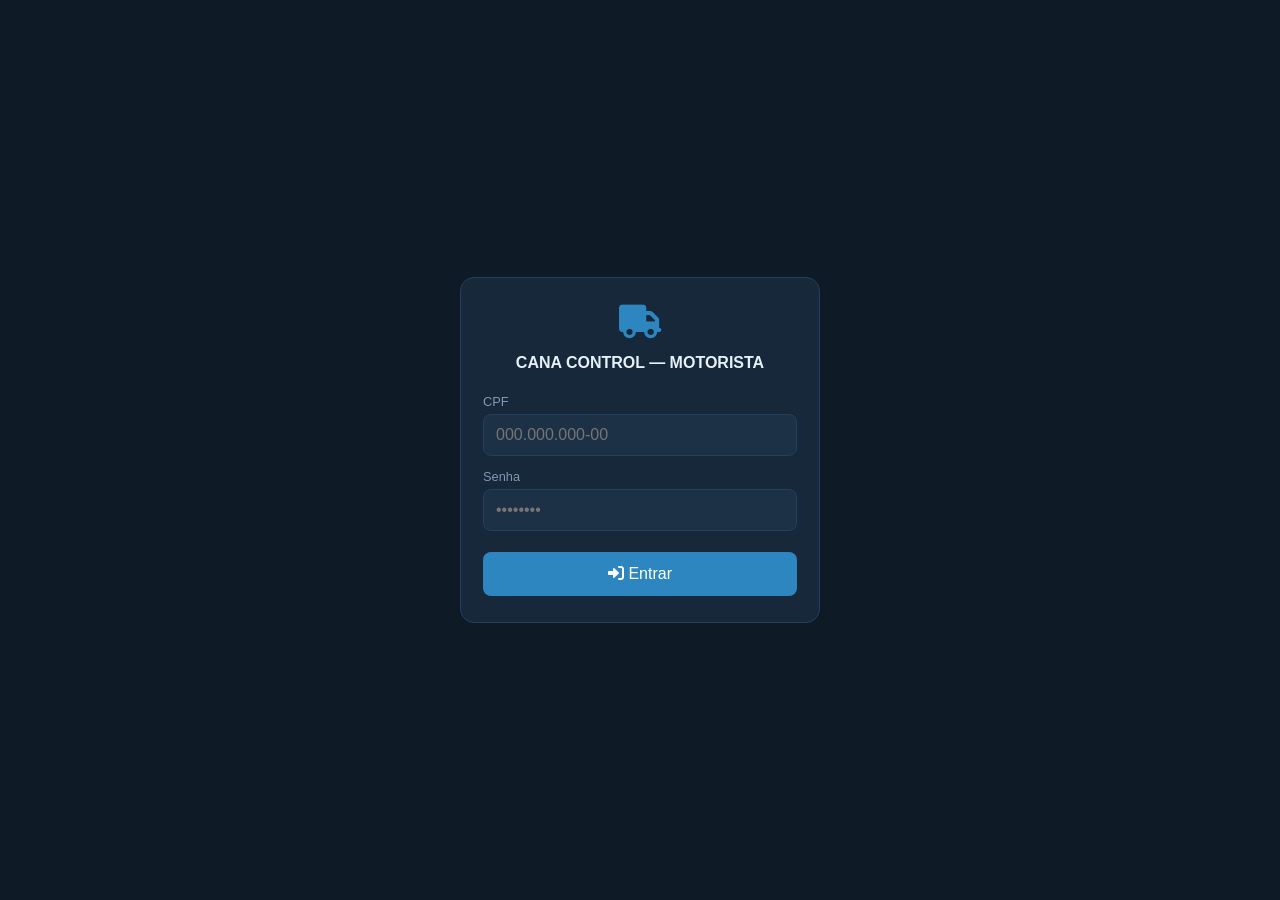
<file: fleetcontrol/Motorista/motorista-CheckListBackup.html>
<!DOCTYPE html>
<html lang="pt-BR">
<head>
<meta charset="UTF-8">
<meta name="viewport" content="width=device-width, initial-scale=1.0">
<title>CANA CONTROL — Motorista</title>
<link rel="stylesheet" href="https://cdnjs.cloudflare.com/ajax/libs/font-awesome/6.0.0-beta3/css/all.min.css">
<link rel="manifest" href="manifest.json">
<meta name="theme-color" content="#16283a">
<meta name="mobile-web-app-capable" content="yes">
<meta name="apple-mobile-web-app-capable" content="yes">
<meta name="apple-mobile-web-app-status-bar-style" content="black-translucent">
<meta name="apple-mobile-web-app-title" content="Cana Motorista">
<link rel="icon" href="icon.svg" type="image/svg+xml">
<link rel="apple-touch-icon" href="icon.svg">
<link rel="stylesheet" href="style-motorista.css">

<!-- CSS específico do Checklist -->
<style>
.chk-counter{
  display:inline-flex;align-items:center;gap:6px;
  background:var(--input,#1c3145);border:1px solid var(--border,#24405a);
  padding:5px 10px;border-radius:8px;font-size:.78rem;font-weight:600;
  color:var(--text,#e6f0f9);
}
.chk-counter.full{background:#27ae60;border-color:#27ae60;color:#fff}
.chk-list{display:flex;flex-direction:column;gap:8px;margin-top:6px}
.chk-item{
  display:flex;align-items:center;gap:10px;
  background:var(--card,#16283a);border:1px solid var(--border,#24405a);
  padding:11px 13px;border-radius:10px;cursor:pointer;
  transition:background .15s,border-color .15s;
  color:var(--text,#e6f0f9);
}
.chk-item:active{background:var(--input,#1c3145)}
.chk-item input[type=checkbox]{
  width:20px;height:20px;accent-color:#27ae60;
  flex:0 0 20px;cursor:pointer;margin:0;
}
.chk-item.checked{border-color:#27ae60;background:rgba(39,174,96,.08)}
.chk-item span{font-size:.9rem;user-select:none}
.segmented{display:flex;background:var(--input,#1c3145);border-radius:10px;padding:4px;gap:4px}
.segmented label{flex:1;margin:0}
.segmented input{position:absolute;opacity:0;pointer-events:none}
.segmented span{
  display:block;text-align:center;padding:10px;border-radius:7px;
  font-size:.85rem;font-weight:600;color:var(--muted,#7d99b3);cursor:pointer;
  transition:background .15s,color .15s;
}
.segmented input:checked + span{background:var(--primary,#2e86c1);color:#fff}
textarea{
  width:100%;padding:11px 12px;background:var(--input,#1c3145);
  border:1px solid var(--border,#24405a);border-radius:8px;
  color:var(--text,#e6f0f9);font:inherit;resize:vertical;min-height:70px;
}
textarea:focus{outline:none;border-color:var(--primary,#2e86c1)}
</style>
</head>
<body>

<!-- LOGIN -->
<div id="login-screen">
  <div class="login-card">
    <div class="brand-icon"><i class="fas fa-truck"></i></div>
    <h1>CANA CONTROL — MOTORISTA</h1>
    <div class="field">
      <label>CPF</label>
      <input type="text" id="loginCpf" placeholder="000.000.000-00" inputmode="numeric" autocomplete="username">
    </div>
    <div class="field">
      <label>Senha</label>
      <input type="password" id="loginSenha" placeholder="••••••••" autocomplete="current-password">
    </div>
    <button id="loginBtn"><i class="fas fa-sign-in-alt"></i> Entrar</button>
  </div>
</div>

<!-- APP -->
<div id="app" class="hidden">
  <header class="topbar">
    <div>
      <div class="brand"><i class="fas fa-truck"></i> CANA CONTROL</div>
      <div class="user-info">
        <span id="statusDot" class="dot-online"></span>
        <span id="statusText">Online</span>
        <span>·</span>
        <span id="userNome">—</span>
      </div>
    </div>
    <div class="actions">
      <button id="btnSync" class="outline" title="Sincronizar"><i class="fas fa-sync"></i></button>
      <button id="btnSair" class="outline" title="Sair"><i class="fas fa-sign-out-alt"></i></button>
      <button id="btnInstall" class="outline hidden" title="Instalar app"><i class="fas fa-download"></i></button>
    </div>
  </header>

  <nav class="tabs">
    <button data-tab="frete" class="active"><i class="fas fa-route"></i> Frete</button>
    <button data-tab="abastecimento"><i class="fas fa-gas-pump"></i> Abast.</button>
    <button data-tab="checklist"><i class="fas fa-clipboard-check"></i> Checklist</button>
    <button data-tab="fila"><i class="fas fa-cloud-upload-alt"></i> Fila <span id="badgeFila" class="badge-count hidden">0</span></button>
  </nav>

  <main>
    <section id="pane-frete" class="tab-pane active">
      <h2>Registrar Frete</h2>
      <form id="formFrete">
        <div class="field">
          <label>Veículo (placa) *</label>
          <input type="text" id="fPlaca" list="veiculosList" placeholder="ABC-1234" autocomplete="off" required>
          <datalist id="veiculosList"></datalist>
        </div>
        <div class="row">
          <div class="field"><label>Origem *</label><input type="text" id="fOrigem" required></div>
          <div class="field"><label>Destino *</label><input type="text" id="fDestino" required></div>
        </div>
        <div class="row">
          <div class="field"><label>Distância (km)</label><input type="number" id="fDistancia" step="0.1" min="0" inputmode="decimal"></div>
          <div class="field"><label>Peso (t)</label><input type="number" id="fPeso" step="0.1" min="0" inputmode="decimal"></div>
        </div>
        <div class="row">
          <div class="field"><label>Valor (R$)</label><input type="number" id="fValor" step="0.01" min="0" inputmode="decimal"></div>
          <div class="field"><label>Status</label>
            <select id="fStatus">
              <option>Em andamento</option>
              <option>Agendado</option>
              <option>Concluído</option>
              <option>Cancelado</option>
            </select>
          </div>
        </div>
        <button type="submit" class="success" style="width:100%;padding:13px">
          <i class="fas fa-save"></i> Salvar Frete
        </button>
      </form>
    </section>

    <section id="pane-abastecimento" class="tab-pane">
      <h2>Registrar Abastecimento</h2>
      <form id="formAbastecimento">
        <div class="field">
          <label>Veículo (placa) *</label>
          <input type="text" id="aPlaca" list="veiculosList" placeholder="ABC-1234" autocomplete="off" required>
        </div>
        <div class="row">
          <div class="field"><label>Km atual *</label><input type="number" id="aKm" min="0" inputmode="numeric" required></div>
          <div class="field"><label>Litros *</label><input type="number" id="aLitros" step="0.1" min="0" inputmode="decimal" required></div>
        </div>
        <button type="submit" class="success" style="width:100%;padding:13px">
          <i class="fas fa-save"></i> Salvar Abastecimento
        </button>
      </form>
    </section>

    <!-- NOVO: CHECKLIST -->
    <section id="pane-checklist" class="tab-pane">
      <h2>Checklist de Veículo</h2>
      <form id="formChecklist">
        <div class="field">
          <label>Tipo *</label>
          <div class="segmented">
            <label>
              <input type="radio" name="chkTipo" value="Pré-viagem" checked>
              <span><i class="fas fa-sign-out-alt"></i> Pré-viagem</span>
            </label>
            <label>
              <input type="radio" name="chkTipo" value="Pós-viagem">
              <span><i class="fas fa-sign-in-alt"></i> Pós-viagem</span>
            </label>
          </div>
        </div>

        <div class="field">
          <label>Veículo (placa) *</label>
          <input type="text" id="cPlaca" list="veiculosList" placeholder="ABC-1234" autocomplete="off" required>
        </div>

        <div class="field">
          <label>KM atual *</label>
          <input type="number" id="cKm" min="0" inputmode="numeric" placeholder="Ex: 45200" required>
        </div>

        <div class="field">
          <label style="display:flex;justify-content:space-between;align-items:center;margin-bottom:8px">
            <span>Itens de verificação</span>
            <span id="chkCounter" class="chk-counter">0/10</span>
          </label>
          <div class="chk-list" id="chkList">
            <label class="chk-item"><input type="checkbox" data-item="nivel_oleo"><span>Nível de óleo</span></label>
            <label class="chk-item"><input type="checkbox" data-item="nivel_agua"><span>Nível de água</span></label>
            <label class="chk-item"><input type="checkbox" data-item="pneus"><span>Pneus (pressão e sulco)</span></label>
            <label class="chk-item"><input type="checkbox" data-item="freios"><span>Freios</span></label>
            <label class="chk-item"><input type="checkbox" data-item="luzes_farois"><span>Luzes e faróis</span></label>
            <label class="chk-item"><input type="checkbox" data-item="documentos"><span>Documentos do veículo</span></label>
            <label class="chk-item"><input type="checkbox" data-item="extintor"><span>Extintor de incêndio</span></label>
            <label class="chk-item"><input type="checkbox" data-item="triangulo"><span>Triângulo de sinalização</span></label>
            <label class="chk-item"><input type="checkbox" data-item="limpadores"><span>Limpadores de para-brisa</span></label>
            <label class="chk-item"><input type="checkbox" data-item="bateria"><span>Bateria</span></label>
          </div>
        </div>

        <div class="field">
          <label>Observações</label>
          <textarea id="cObs" placeholder="Descreva problemas, avarias ou observações..."></textarea>
        </div>

        <button type="submit" class="success" style="width:100%;padding:13px">
          <i class="fas fa-save"></i> Salvar Checklist
        </button>
      </form>
    </section>

    <section id="pane-fila" class="tab-pane">
      <h2>Fila de envio</h2>
      <div class="fila-acoes">
        <button id="btnSincronizarTudo" class="success"><i class="fas fa-cloud-upload-alt"></i> Sincronizar</button>
        <button id="btnExportCsv" class="outline"><i class="fas fa-download"></i> Exportar CSV</button>
        <button id="btnImportCsv" class="outline"><i class="fas fa-upload"></i> Importar CSV</button>
        <input type="file" id="inputCsv" accept=".csv,text/csv" hidden>
        <button id="btnLimparSinc" class="outline"><i class="fas fa-broom"></i> Limpar sincronizados</button>
      </div>
      <div id="listaFila"></div>
    </section>
  </main>
</div>

<div id="toast-container"></div>

<script>
(() => {
'use strict';

/* ============ CONFIG ============ */
const API_BASE   = 'http://127.0.0.1/Transportes/public/api/v1';
const TOKEN_KEY  = 'canaControlToken';
const USER_KEY   = 'canaControlUser';
const FILA_KEY   = 'canaControlFilaMotorista';
const VEIC_CACHE = 'canaControlVeiculosCache';

/* ============ HELPERS ============ */
const $ = id => document.getElementById(id);

function esc(s){return s==null?'':String(s).replace(/[&<>"']/g,c=>({'&':'&amp;','<':'&lt;','>':'&gt;','"':'&quot;',"'":'&#39;'}[c]));}
function fmtNum(v){return Number(v||0).toLocaleString('pt-BR',{minimumFractionDigits:2,maximumFractionDigits:2});}
function fmtMoney(v){return 'R$ '+Number(v||0).toFixed(2).replace('.',',');}
function fmtData(iso){try{return new Date(iso).toLocaleString('pt-BR',{day:'2-digit',month:'2-digit',hour:'2-digit',minute:'2-digit'});}catch{return iso||'';}}

function toast(msg,type='info'){
  const c=$('toast-container');
  const d=document.createElement('div');
  d.className='toast '+type;
  const ic={success:'fa-check-circle',error:'fa-exclamation-circle',warning:'fa-exclamation-triangle',info:'fa-info-circle'};
  d.innerHTML=`<i class="fas ${ic[type]||ic.info}"></i><span>${esc(msg)}</span><button><i class="fas fa-times"></i></button>`;
  c.appendChild(d);
  d.querySelector('button').onclick=()=>d.remove();
  setTimeout(()=>d.remove(),4500);
}

/* ============ AUTH ============ */
const getToken = () => localStorage.getItem(TOKEN_KEY);
const setToken = t => localStorage.setItem(TOKEN_KEY,t);
const getUser  = () => { try{return JSON.parse(localStorage.getItem(USER_KEY)||'null');}catch{return null;} };
const setUser  = u => localStorage.setItem(USER_KEY,JSON.stringify(u));
function clearAuth(){localStorage.removeItem(TOKEN_KEY);localStorage.removeItem(USER_KEY);}

/* ============ API ============ */
async function api(method,path,body=null){
  const headers={'Content-Type':'application/json'};
  const tk=getToken();
  if(tk) headers['Authorization']='Bearer '+tk;
  const opts={method,headers};
  if(body!==null) opts.body=JSON.stringify(body);

  let res,data;
  try{
    res=await fetch(API_BASE+path,opts);
    data=await res.json().catch(()=>({}));
  }catch(e){
    return {ok:false,status:0,message:'Sem conexão com a API.'};
  }
  if(res.status===401){
    clearAuth();
    showLogin();
    toast('Sessão expirada. Faça login novamente.','warning');
    return {ok:false,status:401,message:'Não autenticado'};
  }
  return {
    ok:res.ok,
    status:res.status,
    data:data.data ?? null,
    message:data.message || null
  };
}

/* ============ FILA (localStorage) ============ */
const getFila = () => { try{return JSON.parse(localStorage.getItem(FILA_KEY)||'[]');}catch{return [];} };
const setFila = f => localStorage.setItem(FILA_KEY,JSON.stringify(f));
const gerarId = () => 'local_'+Date.now()+'_'+Math.random().toString(36).slice(2,7);

function adicionarNaFila(tipo,payload){
  const fila=getFila();
  fila.push({
    id:gerarId(),
    tipo,
    payload,
    criado_em:new Date().toISOString(),
    status:'pendente',
    tentativas:0,
    erro:null
  });
  setFila(fila);
  renderFila();
  atualizarBadgeFila();
}
function removerDaFila(id){
  setFila(getFila().filter(i=>i.id!==id));
  renderFila();
  atualizarBadgeFila();
}

function renderFila(){
  const el=$('listaFila');
  const fila=getFila();
  if(fila.length===0){
    el.innerHTML='<div class="empty"><i class="fas fa-inbox" style="font-size:1.8rem;opacity:.4"></i><br><br>Nenhum registro na fila.</div>';
    return;
  }
  const ordem={erro:0,pendente:1,sincronizando:2,sincronizado:3};
  const lista=[...fila].sort((a,b)=>(ordem[a.status]??9)-(ordem[b.status]??9)||new Date(b.criado_em)-new Date(a.criado_em));

  el.innerHTML = lista.map(i=>{
    const p=i.payload||{};

    // ---- Título / resumo por tipo ----
    let titulo, resumo;
    if(i.tipo==='frete'){
      titulo = `<i class="fas fa-route"></i> Frete — ${esc(p.placa||'')}`;
      resumo = `${esc(p.origem||'')} → ${esc(p.destino||'')} · ${fmtNum(p.peso)} t · ${fmtMoney(p.valor)}`;
    } else if(i.tipo==='abastecimento'){
      titulo = `<i class="fas fa-gas-pump"></i> Abastecimento — ${esc(p.placa||'')}`;
      resumo = `Km ${esc(p.km||0)} · ${fmtNum(p.litros)} L`;
    } else if(i.tipo==='checklist'){
      const d = p.dados_check || {};
      const itens = d.itens || {};
      const marcados = Object.values(itens).filter(Boolean).length;
      const total = Object.keys(itens).length || 10;
      titulo = `<i class="fas fa-clipboard-check"></i> Checklist — ${esc(p.placa||'')}`;
      resumo = `${esc(d.tipo||'')} · Km ${esc(d.km_atual||0)} · ${marcados}/${total} itens`
             + (d.observacoes ? ` · "${esc(d.observacoes.slice(0,28))}${d.observacoes.length>28?'…':''}"` : '');
    } else {
      titulo = `<i class="fas fa-question"></i> ${esc(i.tipo)}`;
      resumo = '';
    }

    const statusTxt = {pendente:'⏳ Pendente',sincronizando:'⟳ Enviando…',sincronizado:'✓ Sincronizado',erro:'⚠ Erro'}[i.status]||i.status;
    const btnRemover = i.status!=='sincronizando' ? `<button class="outline" data-act="rm" data-id="${i.id}"><i class="fas fa-trash"></i></button>` : '';
    const btnRetry = (i.status==='erro'||i.status==='pendente') ? `<button class="outline" data-act="retry" data-id="${i.id}"><i class="fas fa-redo"></i> Tentar</button>` : '';
    return `
      <div class="fila-item status-${i.status}">
        <div class="linha1">
          <span class="tipo">${titulo}</span>
          <span class="meta">${statusTxt}</span>
        </div>
        <div class="meta">${resumo}</div>
        <div class="meta" style="margin-top:4px;">${fmtData(i.criado_em)}${i.tentativas?' · tentativas: '+i.tentativas:''}</div>
        ${i.erro?`<pre>${esc(i.erro)}</pre>`:''}
        <div class="acoes">${btnRetry}${btnRemover}</div>
      </div>`;
  }).join('');
}

document.addEventListener('click',e=>{
  const b=e.target.closest('button[data-act]');
  if(!b) return;
  const {act,id}=b.dataset;
  if(act==='rm') removerDaFila(id);
  if(act==='retry'){
    const f=getFila();
    const item=f.find(x=>x.id===id);
    if(item){ item.status='pendente'; item.erro=null; setFila(f); renderFila(); }
    sincronizarFila();
  }
});

function atualizarBadgeFila(){
  const pend=getFila().filter(i=>i.status==='pendente'||i.status==='erro'||i.status==='sincronizando').length;
  const b=$('badgeFila');
  if(pend>0){ b.textContent=pend; b.classList.remove('hidden'); }
  else b.classList.add('hidden');
}

/* ============ CSV ============ */
const CSV_COLS=['id','tipo','placa','origem','destino','distancia','peso','valor',
                'status_frete','km','litros','dados_check',
                'criado_em','status','erro'];
const csvEsc=v=>{const s=String(v??'');return /[",\n\r]/.test(s)?'"'+s.replace(/"/g,'""')+'"':s;};

function gerarCSV(fila){
  const linhas=[CSV_COLS.join(',')];
  for(const i of fila){
    const p=i.payload||{};
    // Para checklist, o "km" vem de dados_check.km_atual (só para legibilidade)
    const kmValue = i.tipo==='checklist'
      ? (p.dados_check?.km_atual ?? '')
      : (p.km ?? '');
    linhas.push([
      i.id,
      i.tipo,
      p.placa||'',
      p.origem||'',
      p.destino||'',
      p.distancia??'',
      p.peso??'',
      p.valor??'',
      p.status_frete||'',
      kmValue,
      p.litros??'',
      p.dados_check ? JSON.stringify(p.dados_check) : '',
      i.criado_em||'',
      i.status||'pendente',
      i.erro||''
    ].map(csvEsc).join(','));
  }
  return linhas.join('\n');
}

function parseCSV(txt){
  const rows=[]; let row=[],cur='',q=false;
  for(let i=0;i<txt.length;i++){
    const c=txt[i];
    if(q){
      if(c==='"'&&txt[i+1]==='"'){cur+='"';i++;}
      else if(c==='"')q=false;
      else cur+=c;
    }else{
      if(c==='"')q=true;
      else if(c===','){row.push(cur);cur='';}
      else if(c==='\n'){row.push(cur);rows.push(row);row=[];cur='';}
      else if(c==='\r'){}
      else cur+=c;
    }
  }
  if(cur!==''||row.length){row.push(cur);rows.push(row);}
  return rows;
}

function importarCSV(texto){
  const rows=parseCSV(texto);
  if(rows.length<2){toast('CSV vazio ou inválido.','warning');return;}
  const hdr=rows[0];
  const idx=Object.fromEntries(CSV_COLS.map(c=>[c,hdr.indexOf(c)]));
  if(idx.tipo<0||idx.id<0){toast('CSV sem colunas obrigatórias (id,tipo).','error');return;}

  const fila=getFila();
  const idsExistentes=new Set(fila.map(i=>i.id));
  let add=0;

  for(let r=1;r<rows.length;r++){
    const row=rows[r];
    const get=k=>idx[k]>=0?(row[idx[k]]||'').trim():'';
    const id=get('id');
    const tipo=get('tipo');
    if(!id||!tipo||idsExistentes.has(id)) continue;

    let payload;
    if(tipo==='frete'){
      payload={
        placa:get('placa'),
        origem:get('origem'),
        destino:get('destino'),
        distancia:parseFloat(get('distancia'))||0,
        peso:parseFloat(get('peso'))||0,
        valor:parseFloat(get('valor'))||0,
        status_frete:get('status_frete')||'Em andamento'
      };
    }else if(tipo==='abastecimento'){
      payload={
        placa:get('placa'),
        km:parseInt(get('km'))||0,
        litros:parseFloat(get('litros'))||0
      };
    }else if(tipo==='checklist'){
      let dc;
      try { dc = JSON.parse(get('dados_check')); } catch { dc = null; }
      if(!dc || typeof dc !== 'object') continue;
      payload = { placa:get('placa'), dados_check: dc };
    }else continue;

    fila.push({
      id, tipo, payload,
      criado_em:get('criado_em')||new Date().toISOString(),
      status:'pendente', tentativas:0, erro:null
    });
    idsExistentes.add(id);
    add++;
  }
  setFila(fila);
  renderFila();
  atualizarBadgeFila();
  toast(add>0?`${add} item(ns) importado(s).`:'Nenhum item novo.',add>0?'success':'info');
  if(add>0) sincronizarFila();
}

/* ============ SYNC ============ */
let sincronizando=false;

async function sincronizarFila(){
  if(sincronizando) return;
  if(!navigator.onLine){ toast('Sem conexão. Dados ficam na fila.','warning'); return; }
  if(!getToken()){ toast('Faça login para sincronizar.','error'); return; }

  const fila=getFila();
  const pendentes=fila.filter(i=>i.status==='pendente'||i.status==='erro');
  if(pendentes.length===0){ toast('Nada para sincronizar.','info'); return; }

  sincronizando=true;
  $('btnSync').disabled=true;

  let ok=0,err=0;
  for(const item of pendentes){
    item.status='sincronizando';
    item.erro=null;
    setFila(fila);
    renderFila();

    // ---- Endpoint por tipo ----
    const endpoint =
      item.tipo === 'frete'         ? '/fretes' :
      item.tipo === 'abastecimento' ? '/abastecimentos' :
      item.tipo === 'checklist'     ? '/checklists' :
      null;

    if (!endpoint) {
      item.status='erro';
      item.erro='Tipo desconhecido: '+item.tipo;
      err++;
      continue;
    }

    const r=await api('POST',endpoint,item.payload);
    item.tentativas=(item.tentativas||0)+1;

    if(r.ok){
      item.status='sincronizado';
      item.erro=null;
      // id_servidor: checklist retorna chave composta
      item.id_servidor =
        r.data?.id_frete ??
        r.data?.id_abastecimento ??
        (r.data?.data_hora ? `${r.data.data_hora}|${r.data.placa}|${r.data.id_motorista}` : null);
      ok++;
    }else if(r.status===401){
      item.status='pendente';
      setFila(fila);
      sincronizando=false;
      $('btnSync').disabled=false;
      return;
    }else if(r.status>=400&&r.status<500){
      item.status='erro';
      item.erro=r.message||('Erro '+r.status);
      err++;
    }else{
      // rede ou 5xx → mantém pendente e aborta
      item.status='pendente';
      setFila(fila);
      toast('Falha de rede/servidor. Tente novamente.','error');
      break;
    }
  }
  setFila(fila);
  renderFila();
  atualizarBadgeFila();
  sincronizando=false;
  $('btnSync').disabled=false;

  if(ok>0&&err===0) toast(`${ok} item(ns) sincronizado(s).`,'success');
  else if(ok>0&&err>0) toast(`${ok} ok, ${err} com erro.`,'warning');
  else if(err>0) toast(`${err} item(ns) com erro. Veja a fila.`,'error');
}

/* ============ FORMULÁRIOS ============ */
function coletarFrete(){
  const placa=$('fPlaca').value.trim().toUpperCase();
  const origem=$('fOrigem').value.trim();
  const destino=$('fDestino').value.trim();
  if(!placa||!origem||!destino){toast('Preencha placa, origem e destino.','error');return null;}
  return {
    placa,
    origem,
    destino,
    distancia:parseFloat($('fDistancia').value)||0,
    peso:parseFloat($('fPeso').value)||0,
    valor:parseFloat($('fValor').value)||0,
    status_frete:$('fStatus').value
  };
}

function coletarAbastecimento(){
  const placa=$('aPlaca').value.trim().toUpperCase();
  const km=parseInt($('aKm').value);
  const litros=parseFloat($('aLitros').value);
  if(!placa||!km||!litros){toast('Preencha placa, km e litros.','error');return null;}
  return {placa,km,litros};
}

$('formFrete').addEventListener('submit',e=>{
  e.preventDefault();
  const p=coletarFrete();
  if(!p) return;
  adicionarNaFila('frete',p);
  toast('Frete adicionado à fila.','success');
  e.target.reset();
  if(navigator.onLine&&getToken()) sincronizarFila();
});

$('formAbastecimento').addEventListener('submit',e=>{
  e.preventDefault();
  const p=coletarAbastecimento();
  if(!p) return;
  adicionarNaFila('abastecimento',p);
  toast('Abastecimento adicionado à fila.','success');
  e.target.reset();
  if(navigator.onLine&&getToken()) sincronizarFila();
});

/* ============ CHECKLIST ============ */
const ITENS_CHECK = ['nivel_oleo','nivel_agua','pneus','freios','luzes_farois',
                     'documentos','extintor','triangulo','limpadores','bateria'];

function atualizarContadorCheck(){
  const boxes = document.querySelectorAll('#chkList input[type=checkbox]');
  if(!boxes.length) return;
  const marcados = Array.from(boxes).filter(b => b.checked).length;
  const c = $('chkCounter');
  if(!c) return;
  c.textContent = `${marcados}/${ITENS_CHECK.length}`;
  c.classList.toggle('full', marcados === ITENS_CHECK.length);
}

// Feedback visual + contador
document.querySelectorAll('#chkList input[type=checkbox]').forEach(cb => {
  cb.addEventListener('change', () => {
    cb.closest('.chk-item').classList.toggle('checked', cb.checked);
    atualizarContadorCheck();
  });
});

function coletarChecklist(){
  const tipo = document.querySelector('input[name=chkTipo]:checked')?.value || 'Pré-viagem';
  const placa = $('cPlaca').value.trim().toUpperCase();
  const kmRaw = $('cKm').value;
  const km = parseInt(kmRaw);
  const obs = $('cObs').value.trim();

  if(!placa){ toast('Informe a placa.','error'); return null; }
  if(!kmRaw || !Number.isFinite(km) || km < 0){ toast('Informe o KM atual.','error'); return null; }

  const itens = {};
  let marcados = 0;
  document.querySelectorAll('#chkList input[type=checkbox]').forEach(cb => {
    itens[cb.dataset.item] = cb.checked;
    if(cb.checked) marcados++;
  });

  if(marcados === 0){
    if(!confirm('Nenhum item foi verificado. Enviar mesmo assim?')) return null;
  } else if(marcados < ITENS_CHECK.length){
    if(!confirm(`${ITENS_CHECK.length - marcados} item(ns) não verificado(s). Enviar mesmo assim?`)) return null;
  }

  return {
    placa,
    dados_check: {
      tipo,
      km_atual: km,
      itens,
      observacoes: obs
    }
  };
}

$('formChecklist').addEventListener('submit', e => {
  e.preventDefault();
  const p = coletarChecklist();
  if(!p) return;
  adicionarNaFila('checklist', p);
  toast('Checklist adicionado à fila.','success');
  e.target.reset();
  document.querySelectorAll('#chkList .chk-item').forEach(el => el.classList.remove('checked'));
  atualizarContadorCheck();
  if(navigator.onLine && getToken()) sincronizarFila();
});

/* ============ VEÍCULOS (datalist + cache) ============ */
async function carregarVeiculos(){
  let lista=[];
  if(navigator.onLine&&getToken()){
    const r=await api('GET','/veiculos');
    if(r.ok&&Array.isArray(r.data)){
      lista=r.data;
      localStorage.setItem(VEIC_CACHE,JSON.stringify(lista));
    }
  }
  if(!lista.length){
    try{lista=JSON.parse(localStorage.getItem(VEIC_CACHE)||'[]');}catch{lista=[];}
  }
  const dl=$('veiculosList');
  dl.innerHTML=lista.map(v=>`<option value="${esc(v.placa)}">${esc(v.dados_veiculo?.modelo||'')}</option>`).join('');
}

/* ============ ABAS ============ */
document.querySelectorAll('.tabs button').forEach(b=>{
  b.addEventListener('click',()=>{
    document.querySelectorAll('.tabs button').forEach(x=>x.classList.remove('active'));
    document.querySelectorAll('.tab-pane').forEach(x=>x.classList.remove('active'));
    b.classList.add('active');
    $('pane-'+b.dataset.tab).classList.add('active');
    // Atualiza contador ao entrar na aba
    if(b.dataset.tab==='checklist') atualizarContadorCheck();
  });
});

/* ============ STATUS ONLINE/OFFLINE ============ */
function atualizarConexao(){
  const on=navigator.onLine;
  $('statusDot').className=on?'dot-online':'dot-offline';
  $('statusText').textContent=on?'Online':'Offline';
  $('btnSync').disabled=!on;
}
window.addEventListener('online',()=>{atualizarConexao();toast('Conectado. Sincronizando…','info');sincronizarFila();});
window.addEventListener('offline',()=>{atualizarConexao();toast('Você está offline. Registros ficam na fila.','warning');});

/* ============ LOGIN / LOGOUT ============ */
function showLogin(){
  $('login-screen').classList.remove('hidden');
  $('app').classList.add('hidden');
}
function showApp(){
  $('login-screen').classList.add('hidden');
  $('app').classList.remove('hidden');
  const u=getUser();
  if(u) $('userNome').textContent=u.nome||u.tipo_usuario||'Motorista';
  renderFila();
  atualizarBadgeFila();
  atualizarContadorCheck();
  carregarVeiculos();
}

$('loginBtn').addEventListener('click',async()=>{
  const cpf=$('loginCpf').value.trim();
  const senha=$('loginSenha').value;
  if(!cpf||!senha){toast('Informe CPF e senha.','error');return;}
  $('loginBtn').disabled=true;
  const r=await api('POST','/auth/login',{cpf,senha});
  $('loginBtn').disabled=false;
  if(!r.ok){toast(r.message||'Falha no login.','error');return;}
  setToken(r.data.token);
  setUser({tipo_usuario:r.data.tipo_usuario,cpf,nome:r.data.nome||null});
  toast('Login realizado!','success');
  showApp();
  setTimeout(sincronizarFila,400);
});

$('btnSair').addEventListener('click',async()=>{
  const pend=getFila().filter(i=>i.status==='pendente'||i.status==='erro').length;
  if(pend>0&&!confirm(`Há ${pend} item(ns) não sincronizado(s). Eles ficarão salvos localmente. Sair mesmo assim?`)) return;
  await api('POST','/auth/logout');
  clearAuth();
  toast('Sessão encerrada.','info');
  showLogin();
});

$('btnSync').addEventListener('click',sincronizarFila);
$('btnSincronizarTudo').addEventListener('click',sincronizarFila);

$('btnExportCsv').addEventListener('click',()=>{
  const csv=gerarCSV(getFila());
  const blob=new Blob([csv],{type:'text/csv;charset=utf-8'});
  const url=URL.createObjectURL(blob);
  const a=document.createElement('a');
  a.href=url;
  a.download=`cana_control_motorista_${new Date().toISOString().slice(0,10)}.csv`;
  a.click();
  URL.revokeObjectURL(url);
  toast('CSV exportado.','success');
});

$('btnImportCsv').addEventListener('click',()=>$('inputCsv').click());
$('inputCsv').addEventListener('change',e=>{
  const f=e.target.files[0];
  if(!f) return;
  const rd=new FileReader();
  rd.onload=()=>importarCSV(rd.result);
  rd.readAsText(f,'UTF-8');
  e.target.value='';
});

$('btnLimparSinc').addEventListener('click',()=>{
  const restantes=getFila().filter(i=>i.status!=='sincronizado');
  const removidos=getFila().length-restantes.length;
  if(removidos===0){toast('Nenhum item sincronizado.','info');return;}
  if(!confirm(`Remover ${removidos} item(ns) já sincronizado(s) da fila?`)) return;
  setFila(restantes);
  renderFila();
  atualizarBadgeFila();
  toast(`${removidos} removido(s).`,'success');
});

/* ============ PWA: registro do Service Worker ============ */
async function registrarSW() {
  if (!('serviceWorker' in navigator)) return;
  try {
    const reg = await navigator.serviceWorker.register('sw.js', { scope: './' });

    reg.addEventListener('updatefound', () => {
      const novo = reg.installing;
      novo?.addEventListener('statechange', () => {
        if (novo.state === 'installed' && navigator.serviceWorker.controller) {
          mostrarBannerAtualizacao(() => novo.postMessage('SKIP_WAITING'));
        }
      });
    });
  } catch (e) {
    console.warn('[PWA] Falha ao registrar SW:', e);
  }

  let recarregando = false;
  navigator.serviceWorker.addEventListener('controllerchange', () => {
    if (recarregando) return;
    recarregando = true;
    location.reload();
  });

  document.addEventListener('visibilitychange', () => {
    if (document.visibilityState === 'visible') {
      navigator.serviceWorker.getRegistration().then(r => r?.update());
    }
  });
}

function mostrarBannerAtualizacao(onAceitar) {
  if ($('bannerUpdate')) return;
  const b = document.createElement('div');
  b.id = 'bannerUpdate';
  b.innerHTML = `
    <span><i class="fas fa-sync"></i> Nova versão disponível.</span>
    <button id="btnAtualizar">Atualizar</button>
    <button id="btnFecharBanner"><i class="fas fa-times"></i></button>`;
  Object.assign(b.style, {
    position:'fixed', left:'12px', right:'12px', bottom:'12px',
    background:'var(--card,#16283a)', border:'1px solid var(--border,#24405a)',
    borderRadius:'12px', padding:'12px 14px',
    display:'flex', alignItems:'center', gap:'10px',
    fontSize:'.85rem', zIndex:'999', boxShadow:'0 8px 24px rgba(0,0,0,.5)',
    color:'var(--text,#e6f0f9)'
  });
  b.querySelector('#btnAtualizar').style.marginLeft = 'auto';
  document.body.appendChild(b);
  b.querySelector('#btnAtualizar').onclick = () => { onAceitar(); b.remove(); };
  b.querySelector('#btnFecharBanner').onclick = () => b.remove();
}

/* ============ PWA: prompt de instalação (Android/Chrome) ============ */
let deferredPrompt = null;
window.addEventListener('beforeinstallprompt', (e) => {
  e.preventDefault();
  deferredPrompt = e;
  $('btnInstall')?.classList.remove('hidden');
});
window.addEventListener('appinstalled', () => {
  deferredPrompt = null;
  $('btnInstall')?.classList.add('hidden');
  toast('App instalado! 🎉','success');
});
$('btnInstall')?.addEventListener('click', async () => {
  if (!deferredPrompt) {
    toast('Use o menu do navegador → "Adicionar à tela inicial".','info');
    return;
  }
  deferredPrompt.prompt();
  const { outcome } = await deferredPrompt.userChoice;
  deferredPrompt = null;
  $('btnInstall').classList.add('hidden');
  toast(outcome === 'accepted' ? 'Instalando…' : 'Instalação cancelada.', outcome === 'accepted' ? 'success' : 'info');
});

/* ============ INIT ============ */
(function init(){
  atualizarConexao();
  atualizarContadorCheck();
  registrarSW();                       // ← agora sim é chamado
  if(getToken()){
    showApp();
    setTimeout(sincronizarFila,600);
  }else{
    showLogin();
  }
})();

})();
</script>
</body>
</html>
</file>
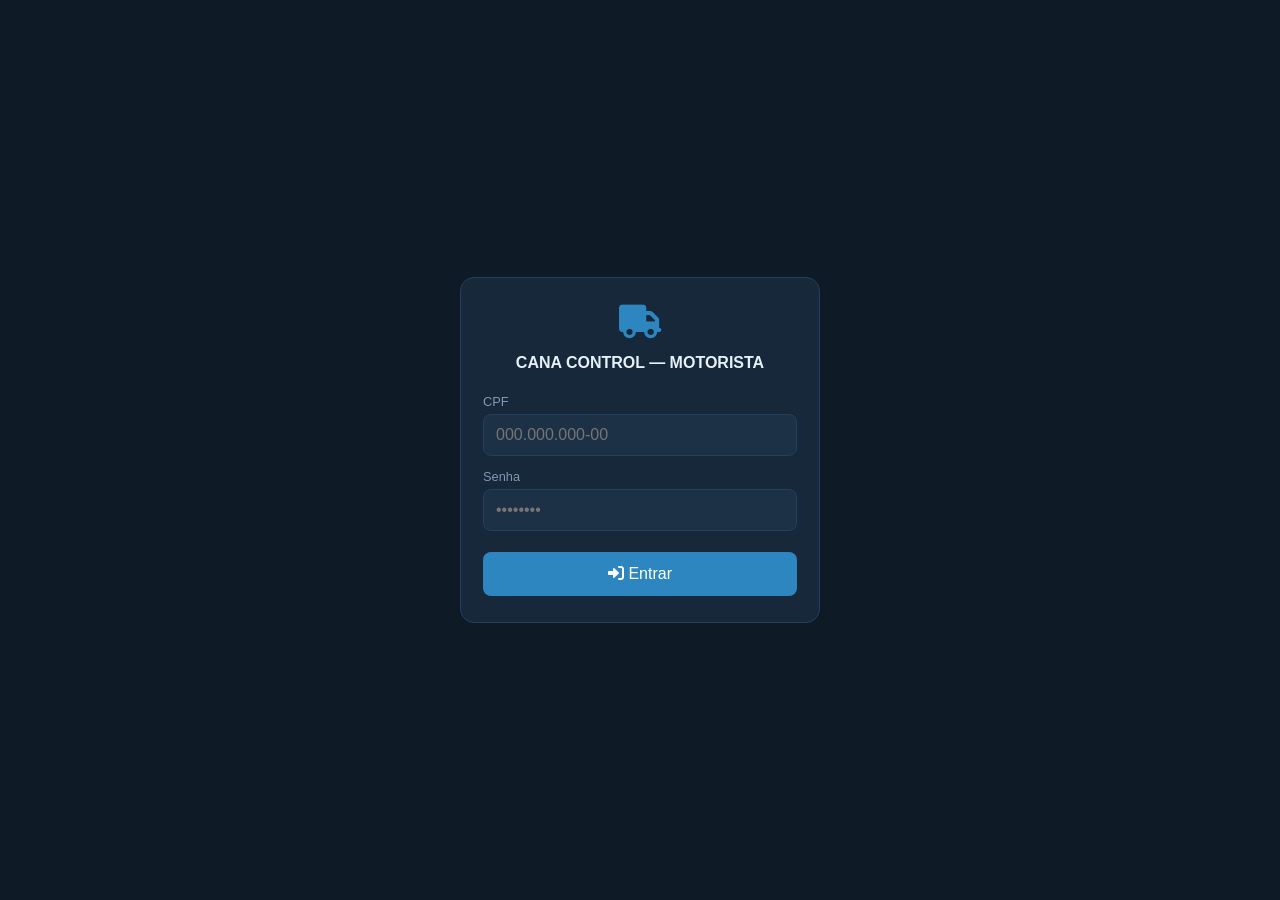
<file: fleetcontrol/Motorista/motorista.html>
<!DOCTYPE html>
<html lang="pt-BR">
<head>
<meta charset="UTF-8">
<meta name="viewport" content="width=device-width, initial-scale=1.0">
<title>CANA CONTROL — Motorista</title>
<link rel="stylesheet" href="https://cdnjs.cloudflare.com/ajax/libs/font-awesome/6.0.0-beta3/css/all.min.css">
<link rel="manifest" href="manifest.json">
<meta name="theme-color" content="#16283a">
<meta name="mobile-web-app-capable" content="yes">
<meta name="apple-mobile-web-app-capable" content="yes">
<meta name="apple-mobile-web-app-status-bar-style" content="black-translucent">
<meta name="apple-mobile-web-app-title" content="Cana Motorista">
<link rel="icon" href="icon.svg" type="image/svg+xml">
<link rel="apple-touch-icon" href="icon.svg">
<link rel="stylesheet" href="style-motorista.css">

<style>
.tabs{overflow-x:auto;scrollbar-width:none;-webkit-overflow-scrolling:touch}
.tabs::-webkit-scrollbar{display:none}
.tabs button{flex:1 0 auto;padding:13px 14px;white-space:nowrap}

.chk-counter{
  display:inline-flex;align-items:center;gap:6px;
  background:var(--input,#1c3145);border:1px solid var(--border,#24405a);
  padding:5px 10px;border-radius:8px;font-size:.78rem;font-weight:600;
  color:var(--text,#e6f0f9);
}
.chk-counter.full{background:#27ae60;border-color:#27ae60;color:#fff}
.chk-list{display:flex;flex-direction:column;gap:8px;margin-top:6px}
.chk-item{
  display:flex;align-items:center;gap:10px;
  background:var(--card,#16283a);border:1px solid var(--border,#24405a);
  padding:11px 13px;border-radius:10px;cursor:pointer;
  transition:background .15s,border-color .15s;
  color:var(--text,#e6f0f9);
}
.chk-item:active{background:var(--input,#1c3145)}
.chk-item input[type=checkbox]{
  width:20px;height:20px;accent-color:#27ae60;
  flex:0 0 20px;cursor:pointer;margin:0;
}
.chk-item.checked{border-color:#27ae60;background:rgba(39,174,96,.08)}
.chk-item span{font-size:.9rem;user-select:none}
.segmented{display:flex;background:var(--input,#1c3145);border-radius:10px;padding:4px;gap:4px}
.segmented label{flex:1;margin:0}
.segmented input{position:absolute;opacity:0;pointer-events:none}
.segmented span{
  display:block;text-align:center;padding:10px;border-radius:7px;
  font-size:.85rem;font-weight:600;color:var(--muted,#7d99b3);cursor:pointer;
  transition:background .15s,color .15s;
}
.segmented input:checked + span{background:var(--primary,#2e86c1);color:#fff}

.aviso{
  background:rgba(243,156,18,.08);
  border:1px solid rgba(243,156,18,.35);
  color:#f39c12;
  padding:10px 12px;border-radius:8px;
  font-size:.78rem;margin-bottom:14px;
  display:flex;gap:8px;align-items:flex-start;
}
.aviso i{margin-top:2px}

textarea{
  width:100%;padding:11px 12px;background:var(--input,#1c3145);
  border:1px solid var(--border,#24405a);border-radius:8px;
  color:var(--text,#e6f0f9);font:inherit;resize:vertical;min-height:70px;
}
textarea:focus{outline:none;border-color:var(--primary,#2e86c1)}

.modal-overlay{
  position:fixed;inset:0;background:rgba(0,0,0,.6);
  display:flex;align-items:center;justify-content:center;
  padding:20px;z-index:1000;
  animation:fadeIn .15s ease;
}
.modal-overlay.hidden{display:none}
.modal-card{
  background:var(--card,#16283a);border:1px solid var(--border,#24405a);
  border-radius:14px;padding:22px;max-width:440px;width:100%;
  max-height:90vh;overflow-y:auto;
  animation:slideUp .2s ease;
}
.modal-card h3{
  margin-bottom:10px;font-size:1.02rem;color:var(--text,#e6f0f9);
  display:flex;align-items:center;gap:8px;
}
.modal-card h3 i{color:#f39c12}
.modal-card p{
  font-size:.85rem;color:var(--muted,#7d99b3);
  white-space:pre-line;line-height:1.55;margin-bottom:18px;
  word-break:break-word;
}
.modal-actions{display:flex;gap:8px;justify-content:flex-end;flex-wrap:wrap}
.modal-actions button{min-width:110px;padding:10px 16px;font-size:.85rem}
@keyframes fadeIn{from{opacity:0}to{opacity:1}}
@keyframes slideUp{from{transform:translateY(10px);opacity:0}to{transform:translateY(0);opacity:1}}
</style>
</head>
<body>

<div id="login-screen">
  <div class="login-card">
    <div class="brand-icon"><i class="fas fa-truck"></i></div>
    <h1>CANA CONTROL — MOTORISTA</h1>
    <div class="field">
      <label>CPF</label>
      <input type="text" id="loginCpf" placeholder="000.000.000-00" inputmode="numeric" autocomplete="username">
    </div>
    <div class="field">
      <label>Senha</label>
      <input type="password" id="loginSenha" placeholder="••••••••" autocomplete="current-password">
    </div>
    <button id="loginBtn"><i class="fas fa-sign-in-alt"></i> Entrar</button>
  </div>
</div>

<div id="app" class="hidden">
  <header class="topbar">
    <div>
      <div class="brand"><i class="fas fa-truck"></i> CANA CONTROL</div>
      <div class="user-info">
        <span id="statusDot" class="dot-online"></span>
        <span id="statusText">Online</span>
        <span>·</span>
        <span id="userNome">—</span>
      </div>
    </div>
    <div class="actions">
      <button id="btnSync" class="outline" title="Sincronizar"><i class="fas fa-sync"></i></button>
      <button id="btnSair" class="outline" title="Sair"><i class="fas fa-sign-out-alt"></i></button>
      <button id="btnInstall" class="outline hidden" title="Instalar app"><i class="fas fa-download"></i></button>
    </div>
  </header>

  <nav class="tabs">
    <button data-tab="frete" class="active"><i class="fas fa-route"></i> Frete</button>
    <button data-tab="abastecimento"><i class="fas fa-gas-pump"></i> Abastecimento</button>
    <button data-tab="checklist"><i class="fas fa-clipboard-check"></i> Checklist</button>
    <button data-tab="ocorrencia"><i class="fas fa-exclamation-triangle"></i> Ocorrência</button>
    <button data-tab="fila"><i class="fas fa-cloud-upload-alt"></i> Fila <span id="badgeFila" class="badge-count hidden">0</span></button>
  </nav>

  <main>
    <section id="pane-frete" class="tab-pane active">
      <h2>Registrar Frete</h2>
      <form id="formFrete">
        <div class="field">
          <label>Veículo (placa) *</label>
          <input type="text" id="fPlaca" list="veiculosList" placeholder="ABC-1234" autocomplete="off" required>
          <datalist id="veiculosList"></datalist>
        </div>
        <div class="field">
          <label>KM atual do veículo *</label>
          <input type="number" id="fKmAtual" min="0" inputmode="numeric" placeholder="Ex: 45200" required>
        </div>
        <div class="row">
          <div class="field"><label>Origem *</label><input type="text" id="fOrigem" required></div>
          <div class="field"><label>Destino *</label><input type="text" id="fDestino" required></div>
        </div>
        <div class="row">
          <div class="field"><label>Distância (km)</label><input type="number" id="fDistancia" step="0.1" min="0" inputmode="decimal"></div>
          <div class="field"><label>Peso (t)</label><input type="number" id="fPeso" step="0.1" min="0" inputmode="decimal"></div>
        </div>
        <div class="row">
          <div class="field"><label>Valor (R$)</label><input type="number" id="fValor" step="0.01" min="0" inputmode="decimal"></div>
          <div class="field"><label>Status</label>
            <select id="fStatus">
              <option>Em andamento</option>
              <option>Agendado</option>
              <option>Concluído</option>
              <option>Cancelado</option>
            </select>
          </div>
        </div>
        <button type="submit" class="success" style="width:100%;padding:13px">
          <i class="fas fa-save"></i> Salvar Frete
        </button>
      </form>
    </section>

    <section id="pane-abastecimento" class="tab-pane">
      <h2>Registrar Abastecimento</h2>
      <form id="formAbastecimento">
        <div class="field">
          <label>Veículo (placa) *</label>
          <input type="text" id="aPlaca" list="veiculosList" placeholder="ABC-1234" autocomplete="off" required>
        </div>
        <div class="row">
          <div class="field"><label>Km atual *</label><input type="number" id="aKm" min="0" inputmode="numeric" required></div>
          <div class="field"><label>Litros *</label><input type="number" id="aLitros" step="0.1" min="0" inputmode="decimal" required></div>
        </div>
        <button type="submit" class="success" style="width:100%;padding:13px">
          <i class="fas fa-save"></i> Salvar Abastecimento
        </button>
      </form>
    </section>

    <section id="pane-checklist" class="tab-pane">
      <h2>Checklist de Veículo</h2>
      <form id="formChecklist">
        <div class="field">
          <label>Tipo *</label>
          <div class="segmented">
            <label>
              <input type="radio" name="chkTipo" value="Pré-viagem" checked>
              <span><i class="fas fa-sign-out-alt"></i> Pré-viagem</span>
            </label>
            <label>
              <input type="radio" name="chkTipo" value="Pós-viagem">
              <span><i class="fas fa-sign-in-alt"></i> Pós-viagem</span>
            </label>
          </div>
        </div>

        <div class="field">
          <label>Veículo (placa) *</label>
          <input type="text" id="cPlaca" list="veiculosList" placeholder="ABC-1234" autocomplete="off" required>
        </div>

        <div class="field">
          <label>KM atual *</label>
          <input type="number" id="cKm" min="0" inputmode="numeric" placeholder="Ex: 45200" required>
        </div>

        <div class="field">
          <label style="display:flex;justify-content:space-between;align-items:center;margin-bottom:8px">
            <span>Itens de verificação</span>
            <span id="chkCounter" class="chk-counter">0/10</span>
          </label>
          <div class="chk-list" id="chkList">
            <label class="chk-item"><input type="checkbox" data-item="nivel_oleo"><span>Nível de óleo</span></label>
            <label class="chk-item"><input type="checkbox" data-item="nivel_agua"><span>Nível de água</span></label>
            <label class="chk-item"><input type="checkbox" data-item="pneus"><span>Pneus (pressão e sulco)</span></label>
            <label class="chk-item"><input type="checkbox" data-item="freios"><span>Freios</span></label>
            <label class="chk-item"><input type="checkbox" data-item="luzes_farois"><span>Luzes e faróis</span></label>
            <label class="chk-item"><input type="checkbox" data-item="documentos"><span>Documentos do veículo</span></label>
            <label class="chk-item"><input type="checkbox" data-item="extintor"><span>Extintor de incêndio</span></label>
            <label class="chk-item"><input type="checkbox" data-item="triangulo"><span>Triângulo de sinalização</span></label>
            <label class="chk-item"><input type="checkbox" data-item="limpadores"><span>Limpadores de para-brisa</span></label>
            <label class="chk-item"><input type="checkbox" data-item="bateria"><span>Bateria</span></label>
          </div>
        </div>

        <div class="field">
          <label>Observações</label>
          <textarea id="cObs" placeholder="Descreva problemas, avarias ou observações..."></textarea>
        </div>

        <button type="submit" class="success" style="width:100%;padding:13px">
          <i class="fas fa-save"></i> Salvar Checklist
        </button>
      </form>
    </section>

    <section id="pane-ocorrencia" class="tab-pane">
      <h2>Registrar Ocorrência</h2>
      <div class="aviso">
        <i class="fas fa-info-circle"></i>
        <span>A ocorrência será <b>automaticamente atribuída</b> ao técnico com menos serviços em aberto.</span>
      </div>
      <form id="formOcorrencia">
        <div class="field">
          <label>Veículo (placa) *</label>
          <input type="text" id="oPlaca" list="veiculosList" placeholder="ABC-1234" autocomplete="off" required>
        </div>
        <div class="field">
          <label>KM atual do veículo *</label>
          <input type="number" id="oKmAtual" min="0" inputmode="numeric" placeholder="Ex: 45200" required>
        </div>
        <div class="field">
          <label>Tipo de ocorrência *</label>
          <select id="oTipo" required>
            <option value="Mecânica">Mecânica</option>
            <option value="Elétrica">Elétrica</option>
            <option value="Pneus">Pneus</option>
            <option value="Freios">Freios</option>
            <option value="Documentação">Documentação</option>
            <option value="Geral">Outros / Geral</option>
          </select>
        </div>
        <div class="field">
          <label>Descrição do problema *</label>
          <textarea id="oDesc" placeholder="Descreva o problema com o máximo de detalhes..." required></textarea>
        </div>
        <button type="submit" class="danger" style="width:100%;padding:13px">
          <i class="fas fa-exclamation-triangle"></i> Registrar Ocorrência
        </button>
      </form>
    </section>

    <section id="pane-fila" class="tab-pane">
      <h2>Fila de envio</h2>
      <div class="fila-acoes">
        <button id="btnSincronizarTudo" class="success"><i class="fas fa-cloud-upload-alt"></i> Sincronizar</button>
        <button id="btnExportCsv" class="outline"><i class="fas fa-download"></i> Exportar CSV</button>
        <button id="btnImportCsv" class="outline"><i class="fas fa-upload"></i> Importar CSV</button>
        <input type="file" id="inputCsv" accept=".csv,text/csv" hidden>
        <button id="btnLimparSinc" class="outline"><i class="fas fa-broom"></i> Limpar sincronizados</button>
      </div>
      <div id="listaFila"></div>
    </section>
  </main>
</div>

<div id="modalOverlay" class="modal-overlay hidden">
  <div class="modal-card">
    <h3><i class="fas fa-exclamation-triangle"></i> <span id="modalTitle"></span></h3>
    <p id="modalBody"></p>
    <div class="modal-actions">
      <button id="modalCancel" class="outline">Cancelar</button>
      <button id="modalConfirm" class="danger">Confirmar</button>
    </div>
  </div>
</div>

<div id="toast-container"></div>

<script>
(() => {
'use strict';

/* ============ CONFIG ============ */
const API_BASE   = 'http://127.0.0.1/Transportes/fleetcontrol/api/v1';
const TOKEN_KEY  = 'canaControlToken';
const USER_KEY   = 'canaControlUser';
const FILA_KEY   = 'canaControlFilaMotorista';
const VEIC_CACHE = 'canaControlVeiculosCache';

/* ============ HELPERS ============ */
const $ = id => document.getElementById(id);

function esc(s){return s==null?'':String(s).replace(/[&<>"']/g,c=>({'&':'&amp;','<':'&lt;','>':'&gt;','"':'&quot;',"'":'&#39;'}[c]));}
function fmtNum(v){return Number(v||0).toLocaleString('pt-BR',{minimumFractionDigits:2,maximumFractionDigits:2});}
function fmtMoney(v){return 'R$ '+Number(v||0).toFixed(2).replace('.',',');}
function fmtData(iso){try{return new Date(iso).toLocaleString('pt-BR',{day:'2-digit',month:'2-digit',hour:'2-digit',minute:'2-digit'});}catch{return iso||'';}}

function toast(msg,type='info'){
  const c=$('toast-container');
  const d=document.createElement('div');
  d.className='toast '+type;
  const ic={success:'fa-check-circle',error:'fa-exclamation-circle',warning:'fa-exclamation-triangle',info:'fa-info-circle'};
  d.innerHTML=`<i class="fas ${ic[type]||ic.info}"></i><span>${esc(msg)}</span><button><i class="fas fa-times"></i></button>`;
  c.appendChild(d);
  d.querySelector('button').onclick=()=>d.remove();
  setTimeout(()=>d.remove(),4500);
}

/* ============ MODAL ============ */
function openModalConfirm({ title, body, confirmLabel = 'Confirmar', onConfirm }) {
  $('modalTitle').textContent   = title;
  $('modalBody').textContent    = body;
  $('modalConfirm').textContent = confirmLabel;
  $('modalOverlay').classList.remove('hidden');

  const cleanup = () => {
    $('modalOverlay').classList.add('hidden');
    $('modalConfirm').onclick = null;
    $('modalCancel').onclick  = null;
    $('modalOverlay').onclick = null;
    document.removeEventListener('keydown', onKey);
  };
  const onKey = e => { if (e.key === 'Escape') cleanup(); };

  $('modalConfirm').onclick = () => { cleanup(); onConfirm(); };
  $('modalCancel').onclick  = cleanup;
  $('modalOverlay').onclick = (e) => { if (e.target.id === 'modalOverlay') cleanup(); };
  document.addEventListener('keydown', onKey);
}

/* ============ AUTH ============ */
const getToken = () => localStorage.getItem(TOKEN_KEY);
const setToken = t => localStorage.setItem(TOKEN_KEY,t);
const getUser  = () => { try{return JSON.parse(localStorage.getItem(USER_KEY)||'null');}catch{return null;} };
const setUser  = u => localStorage.setItem(USER_KEY,JSON.stringify(u));
function clearAuth(){localStorage.removeItem(TOKEN_KEY);localStorage.removeItem(USER_KEY);}

/* ============ API ============ */
async function api(method,path,body=null){
  const headers={'Content-Type':'application/json'};
  const tk=getToken();
  if(tk) headers['Authorization']='Bearer '+tk;
  const opts={method,headers};
  if(body!==null) opts.body=JSON.stringify(body);

  let res,data;
  try{
    res=await fetch(API_BASE+path,opts);
    data=await res.json().catch(()=>({}));
  }catch(e){
    return {ok:false,status:0,message:'Sem conexão com a API.'};
  }
  if(res.status===401){
    clearAuth();
    showLogin();
    toast('Sessão expirada. Faça login novamente.','warning');
    return {ok:false,status:401,message:'Não autenticado'};
  }
  return {
    ok:res.ok,
    status:res.status,
    data:data.data ?? null,
    message:data.message || null
  };
}

/* ============ FILA (localStorage) ============ */
const getFila = () => { try{return JSON.parse(localStorage.getItem(FILA_KEY)||'[]');}catch{return [];} };
const setFila = f => localStorage.setItem(FILA_KEY,JSON.stringify(f));
const gerarId = () => 'local_'+Date.now()+'_'+Math.random().toString(36).slice(2,7);

function adicionarNaFila(tipo,payload){
  const fila=getFila();
  const novoItem = {
    id:gerarId(),
    tipo,
    payload,
    criado_em:new Date().toISOString(),
    status:'pendente',
    tentativas:0,
    erro:null
  };
  fila.push(novoItem);
  setFila(fila);

  // Registra KM no cache local (abastecimento / checklist / frete / ocorrencia)
  registrarKmDoItem(novoItem);

  renderFila();
  atualizarBadgeFila();
}

function removerDaFila(id){
  setFila(getFila().filter(i=>i.id!==id));
  renderFila();
  atualizarBadgeFila();
}

function renderFila(){
  const el=$('listaFila');
  const fila=getFila();
  if(fila.length===0){
    el.innerHTML='<div class="empty"><i class="fas fa-inbox" style="font-size:1.8rem;opacity:.4"></i><br><br>Nenhum registro na fila.</div>';
    return;
  }
  const ordem={erro:0,pendente:1,sincronizando:2,sincronizado:3};
  const lista=[...fila].sort((a,b)=>(ordem[a.status]??9)-(ordem[b.status]??9)||new Date(b.criado_em)-new Date(a.criado_em));

  el.innerHTML = lista.map(i=>{
    const p=i.payload||{};

    let titulo, resumo;
    if(i.tipo==='frete'){
      titulo = `<i class="fas fa-route"></i> Frete — ${esc(p.placa||'')}`;
      resumo = `${esc(p.origem||'')} → ${esc(p.destino||'')} · ${fmtNum(p.peso)} t · ${fmtMoney(p.valor)}`
             + (p.km_atual ? ` · KM ${esc(p.km_atual)}` : '');
    } else if(i.tipo==='abastecimento'){
      titulo = `<i class="fas fa-gas-pump"></i> Abastecimento — ${esc(p.placa||'')}`;
      resumo = `Km ${esc(p.km||0)} · ${fmtNum(p.litros)} L`;
    } else if(i.tipo==='checklist'){
      const d = p.dados_check || {};
      const itens = d.itens || {};
      const marcados = Object.values(itens).filter(Boolean).length;
      const total = Object.keys(itens).length || 10;
      titulo = `<i class="fas fa-clipboard-check"></i> Checklist — ${esc(p.placa||'')}`;
      resumo = `${esc(d.tipo||'')} · Km ${esc(d.km_atual||0)} · ${marcados}/${total} itens`
             + (d.observacoes ? ` · "${esc(d.observacoes.slice(0,28))}${d.observacoes.length>28?'…':''}"` : '');
    } else if(i.tipo==='ocorrencia'){
      const desc = p.descricao || '';
      titulo = `<i class="fas fa-exclamation-triangle"></i> Ocorrência — ${esc(p.placa||'')}`;
      resumo = `${esc(p.tipo_ocorrencia||'')} · "${esc(desc.slice(0,40))}${desc.length>40?'…':''}"`
             + (i.id_tecnico_atribuido ? ` · → técnico #${i.id_tecnico_atribuido}` : '');
    } else {
      titulo = `<i class="fas fa-question"></i> ${esc(i.tipo)}`;
      resumo = '';
    }

    const statusTxt = {pendente:'⏳ Pendente',sincronizando:'⟳ Enviando…',sincronizado:'✓ Sincronizado',erro:'⚠ Erro'}[i.status]||i.status;
    const btnRemover = i.status!=='sincronizando' ? `<button class="outline" data-act="rm" data-id="${i.id}"><i class="fas fa-trash"></i></button>` : '';
    const btnRetry = (i.status==='erro'||i.status==='pendente') ? `<button class="outline" data-act="retry" data-id="${i.id}"><i class="fas fa-redo"></i> Tentar</button>` : '';
    return `
      <div class="fila-item status-${i.status}">
        <div class="linha1">
          <span class="tipo">${titulo}</span>
          <span class="meta">${statusTxt}</span>
        </div>
        <div class="meta">${resumo}</div>
        <div class="meta" style="margin-top:4px;">${fmtData(i.criado_em)}${i.tentativas?' · tentativas: '+i.tentativas:''}</div>
        ${i.erro?`<pre>${esc(i.erro)}</pre>`:''}
        <div class="acoes">${btnRetry}${btnRemover}</div>
      </div>`;
  }).join('');
}

document.addEventListener('click',e=>{
  const b=e.target.closest('button[data-act]');
  if(!b) return;
  const {act,id}=b.dataset;
  if(act==='rm') removerDaFila(id);
  if(act==='retry'){
    const f=getFila();
    const item=f.find(x=>x.id===id);
    if(item){ item.status='pendente'; item.erro=null; setFila(f); renderFila(); }
    sincronizarFila();
  }
});

function atualizarBadgeFila(){
  const pend=getFila().filter(i=>i.status==='pendente'||i.status==='erro'||i.status==='sincronizando').length;
  const b=$('badgeFila');
  if(pend>0){ b.textContent=pend; b.classList.remove('hidden'); }
  else b.classList.add('hidden');
}

/* ============ VALIDAÇÕES ============ */
/*
 * Regras isoladas, centralizadas e testáveis.
 * Rodam 100% no front para funcionar mesmo offline.
 */

// --- Limites para detectar "números absurdos" ---
const LIMITES = {
  km:        { min: 0, max: 3_000_000 },
  litros:    { min: 0, max: 2_000 },
  distancia: { min: 0, max: 10_000 },
  peso:      { min: 0, max: 100 },
  valor:     { min: 0, max: 500_000 },
};

function validarFaixa(valor, campo) {
  const lim = LIMITES[campo];
  if (!lim) return { ok: true };
  if (!Number.isFinite(valor)) return { ok: false, msg: `Valor inválido para ${campo}.` };
  if (valor < lim.min) return { ok: false, msg: `${campo} não pode ser menor que ${lim.min}.` };
  if (valor > lim.max) {
    return {
      ok: false,
      msg: `${campo} acima do limite razoável (máx: ${lim.max.toLocaleString('pt-BR')}). Confira o valor digitado.`
    };
  }
  return { ok: true };
}

// --- Cache de KM por veículo ---
const KM_CACHE_KEY = 'canaControlKmPorVeiculo';

function getKmCache() {
  try { return JSON.parse(localStorage.getItem(KM_CACHE_KEY) || '{}'); } catch { return {}; }
}
function setKmCache(c) {
  localStorage.setItem(KM_CACHE_KEY, JSON.stringify(c));
}

/**
 * Extrai o KM de um item da fila (se aplicável) e registra no cache.
 * Cobre os 4 tipos: abastecimento, checklist, frete, ocorrencia.
 */
function registrarKmDoItem(item) {
  if (!item?.payload?.placa) return null;
  let km = null;
  if (item.tipo === 'abastecimento')      km = Number(item.payload.km);
  else if (item.tipo === 'checklist')     km = Number(item.payload.dados_check?.km_atual);
  else if (item.tipo === 'frete')         km = Number(item.payload.km_atual);
  else if (item.tipo === 'ocorrencia')    km = Number(item.payload.km_atual);
  if (!Number.isFinite(km) || km < 0) return null;
  registrarKmObservado(item.payload.placa, km, item.tipo);
  return km;
}

function registrarKmObservado(placa, km, fonte) {
  if (!placa || !Number.isFinite(km) || km < 0) return;
  const cache = getKmCache();
  const atual = cache[placa];
  if (!atual || km > atual.km) {
    cache[placa] = { km, fonte, data: new Date().toISOString() };
    setKmCache(cache);
  }
}

/**
 * Maior KM conhecido para a placa (cache + fila) — fonte de verdade offline.
 * Sem histórico → retorna null (não bloqueia).
 */
function getUltimoKmConhecido(placa) {
  if (!placa) return null;
  let max = null;
  const cache = getKmCache();
  if (cache[placa] && Number.isFinite(cache[placa].km)) max = cache[placa].km;

  for (const item of getFila()) {
    if (item.payload?.placa !== placa) continue;
    let km = null;
    if (item.tipo === 'abastecimento')   km = Number(item.payload.km);
    else if (item.tipo === 'checklist')  km = Number(item.payload.dados_check?.km_atual);
    else if (item.tipo === 'frete')      km = Number(item.payload.km_atual);
    else if (item.tipo === 'ocorrencia') km = Number(item.payload.km_atual);
    if (Number.isFinite(km) && (max === null || km > max)) max = km;
  }
  return max;
}

function validarKmVeiculo(placa, km) {
  if (!placa) return { ok: false, msg: 'Informe a placa.' };
  if (!Number.isFinite(km) || km < 0) return { ok: false, msg: 'Informe um KM válido.' };
  const ultimo = getUltimoKmConhecido(placa);
  if (ultimo !== null && km < ultimo) {
    return {
      ok: false,
      ultimoKm: ultimo,
      msg: `KM atual (${km.toLocaleString('pt-BR')}) é menor que o último registrado para este veículo (${ultimo.toLocaleString('pt-BR')} km).`
    };
  }
  return { ok: true, ultimoKm: ultimo };
}

/**
 * Popula o cache local com os últimos KMs conhecidos no servidor.
 * Chamado ao entrar online (login / reconexão).
 */
async function popularKmCacheDoServidor() {
  if (!navigator.onLine || !getToken()) return;
  try {
    const [rAbast, rCheck] = await Promise.all([
      api('GET', '/abastecimentos'),
      api('GET', '/checklists')
    ]);
    const cache = getKmCache();

    const processar = (items, fonte, extractor) => {
      (items || []).forEach(item => {
        const placa = item.placa;
        const km = extractor(item);
        if (!placa || !Number.isFinite(km) || km < 0) return;
        const atual = cache[placa];
        if (!atual || km > atual.km) {
          cache[placa] = { km, fonte, data: item.data_hora || new Date().toISOString() };
        }
      });
    };

    processar(rAbast.data, 'abastecimento', a => Number(a.km));
    processar(rCheck.data, 'checklist', c => {
      const dc = (typeof c.dados_check === 'object' && c.dados_check) ? c.dados_check : {};
      return Number(dc.km_atual);
    });

    setKmCache(cache);
  } catch (e) {
    console.warn('[km-cache] Falha ao popular do servidor:', e);
  }
}

/* ============ CSV ============ */
const CSV_COLS=['id','tipo','placa','origem','destino','distancia','peso','valor',
                'status_frete','km','litros','dados_check','tipo_ocorrencia','descricao',
                'criado_em','status','erro'];
const csvEsc=v=>{const s=String(v??'');return /[",\n\r]/.test(s)?'"'+s.replace(/"/g,'""')+'"':s;};

function gerarCSV(fila){
  const linhas=[CSV_COLS.join(',')];
  for(const i of fila){
    const p=i.payload||{};
    const kmValue = i.tipo==='checklist'
      ? (p.dados_check?.km_atual ?? '')
      : (p.km ?? '');
    linhas.push([
      i.id,
      i.tipo,
      p.placa||'',
      p.origem||'',
      p.destino||'',
      p.distancia??'',
      p.peso??'',
      p.valor??'',
      p.status_frete||'',
      kmValue,
      p.litros??'',
      p.dados_check ? JSON.stringify(p.dados_check) : '',
      i.tipo==='ocorrencia' ? (p.tipo_ocorrencia||'') : '',
      i.tipo==='ocorrencia' ? (p.descricao||'') : '',
      i.criado_em||'',
      i.status||'pendente',
      i.erro||''
    ].map(csvEsc).join(','));
  }
  return linhas.join('\n');
}

function parseCSV(txt){
  const rows=[]; let row=[],cur='',q=false;
  for(let i=0;i<txt.length;i++){
    const c=txt[i];
    if(q){
      if(c==='"'&&txt[i+1]==='"'){cur+='"';i++;}
      else if(c==='"')q=false;
      else cur+=c;
    }else{
      if(c==='"')q=true;
      else if(c===','){row.push(cur);cur='';}
      else if(c==='\n'){row.push(cur);rows.push(row);row=[];cur='';}
      else if(c==='\r'){}
      else cur+=c;
    }
  }
  if(cur!==''||row.length){row.push(cur);rows.push(row);}
  return rows;
}

function importarCSV(texto){
  const rows=parseCSV(texto);
  if(rows.length<2){toast('CSV vazio ou inválido.','warning');return;}
  const hdr=rows[0];
  const idx=Object.fromEntries(CSV_COLS.map(c=>[c,hdr.indexOf(c)]));
  if(idx.tipo<0||idx.id<0){toast('CSV sem colunas obrigatórias (id,tipo).','error');return;}

  const fila=getFila();
  const idsExistentes=new Set(fila.map(i=>i.id));
  let add=0;

  for(let r=1;r<rows.length;r++){
    const row=rows[r];
    const get=k=>idx[k]>=0?(row[idx[k]]||'').trim():'';
    const id=get('id');
    const tipo=get('tipo');
    if(!id||!tipo||idsExistentes.has(id)) continue;

    let payload;
    if(tipo==='frete'){
      payload={
        placa:get('placa'),
        origem:get('origem'),
        destino:get('destino'),
        distancia:parseFloat(get('distancia'))||0,
        peso:parseFloat(get('peso'))||0,
        valor:parseFloat(get('valor'))||0,
        status_frete:get('status_frete')||'Em andamento'
      };
    }else if(tipo==='abastecimento'){
      payload={
        placa:get('placa'),
        km:parseInt(get('km'))||0,
        litros:parseFloat(get('litros'))||0
      };
    }else if(tipo==='checklist'){
      let dc;
      try { dc = JSON.parse(get('dados_check')); } catch { dc = null; }
      if(!dc || typeof dc !== 'object') continue;
      payload = { placa:get('placa'), dados_check: dc };
    }else if(tipo==='ocorrencia'){
      const descricao = get('descricao');
      if(!descricao) continue;
      payload = {
        placa:get('placa'),
        tipo_ocorrencia:get('tipo_ocorrencia')||'Geral',
        descricao
      };
    }else continue;

    fila.push({
      id, tipo, payload,
      criado_em:get('criado_em')||new Date().toISOString(),
      status:'pendente', tentativas:0, erro:null
    });
    idsExistentes.add(id);
    add++;
  }
  setFila(fila);

  // Sincroniza cache de KM com os itens importados
  fila.forEach(registrarKmDoItem);

  renderFila();
  atualizarBadgeFila();
  toast(add>0?`${add} item(ns) importado(s).`:'Nenhum item novo.',add>0?'success':'info');
  if(add>0) sincronizarFila();
}

/* ============ SYNC ============ */
let sincronizando=false;

async function sincronizarFila(){
  if(sincronizando) return;
  if(!navigator.onLine){ toast('Sem conexão. Dados ficam na fila.','warning'); return; }
  if(!getToken()){ toast('Faça login para sincronizar.','error'); return; }

  const fila=getFila();
  const pendentes=fila.filter(i=>i.status==='pendente'||i.status==='erro');
  if(pendentes.length===0){ toast('Nada para sincronizar.','info'); return; }

  sincronizando=true;
  $('btnSync').disabled=true;

  let ok=0,err=0;
  for(const item of pendentes){
    item.status='sincronizando';
    item.erro=null;
    setFila(fila);
    renderFila();

    const endpoint =
      item.tipo === 'frete'         ? '/fretes' :
      item.tipo === 'abastecimento' ? '/abastecimentos' :
      item.tipo === 'checklist'     ? '/checklists' :
      item.tipo === 'ocorrencia'    ? '/manutencoes' :
      null;

    if (!endpoint) {
      item.status='erro';
      item.erro='Tipo desconhecido: '+item.tipo;
      err++;
      continue;
    }

    const r=await api('POST',endpoint,item.payload);
    item.tentativas=(item.tentativas||0)+1;

    if(r.ok){
      item.status='sincronizado';
      item.erro=null;
      item.id_servidor =
        r.data?.id_frete ??
        r.data?.id_abastecimento ??
        r.data?.id_manutencao ??
        (r.data?.data_hora ? `${r.data.data_hora}|${r.data.placa}|${r.data.id_motorista}` : null);
      if(item.tipo==='ocorrencia' && r.data?.id_tecnico){
        item.id_tecnico_atribuido = r.data.id_tecnico;
      }
      ok++;
    }else if(r.status===401){
      item.status='pendente';
      setFila(fila);
      sincronizando=false;
      $('btnSync').disabled=false;
      return;
    }else if(r.status>=400&&r.status<500){
      item.status='erro';
      item.erro=r.message||('Erro '+r.status);
      err++;
    }else{
      item.status='pendente';
      setFila(fila);
      toast('Falha de rede/servidor. Tente novamente.','error');
      break;
    }
  }
  setFila(fila);
  renderFila();
  atualizarBadgeFila();
  sincronizando=false;
  $('btnSync').disabled=false;

  if(ok>0&&err===0) toast(`${ok} item(ns) sincronizado(s).`,'success');
  else if(ok>0&&err>0) toast(`${ok} ok, ${err} com erro.`,'warning');
  else if(err>0) toast(`${err} item(ns) com erro. Veja a fila.`,'error');
}

/* ============ FORMULÁRIOS ============ */
function coletarFrete(){
  const placa     = $('fPlaca').value.trim().toUpperCase();
  const kmRaw     = $('fKmAtual').value;
  const km        = parseInt(kmRaw);
  const origem    = $('fOrigem').value.trim();
  const destino   = $('fDestino').value.trim();
  const distancia = parseFloat($('fDistancia').value) || 0;
  const peso      = parseFloat($('fPeso').value) || 0;
  const valor     = parseFloat($('fValor').value) || 0;

  if(!placa||!origem||!destino){toast('Preencha placa, origem e destino.','error');return null;}
  if(!kmRaw || !Number.isFinite(km) || km < 0){ toast('Informe o KM atual do veículo.','error'); return null; }

  // Faixas razoáveis
  const checagens = [
    validarFaixa(km,        'km'),
    validarFaixa(distancia, 'distancia'),
    validarFaixa(peso,      'peso'),
    validarFaixa(valor,     'valor'),
  ];
  for (const v of checagens) {
    if (!v.ok) { toast(v.msg, 'error'); return null; }
  }

  // KM mínimo em relação ao último registrado
  const vKmVeic = validarKmVeiculo(placa, km);
  if (!vKmVeic.ok) { toast(vKmVeic.msg, 'error'); return null; }

  return {
    placa,
    km_atual: km,      // cache local — backend atual ignora (fora de $allowed)
    origem,
    destino,
    distancia,
    peso,
    valor,
    status_frete: $('fStatus').value
  };
}

function coletarAbastecimento(){
  const placa     = $('aPlaca').value.trim().toUpperCase();
  const kmRaw     = $('aKm').value;
  const km        = parseInt(kmRaw);
  const litrosRaw = $('aLitros').value;
  const litros    = parseFloat(litrosRaw);

  if(!placa){ toast('Informe a placa.','error'); return null; }
  if(kmRaw === '' || !Number.isFinite(km) || km < 0){ toast('Informe o KM atual.','error'); return null; }
  if(litrosRaw === '' || !Number.isFinite(litros) || litros <= 0){ toast('Informe os litros.','error'); return null; }

  const vKm = validarFaixa(km, 'km');
  if (!vKm.ok) { toast(vKm.msg, 'error'); return null; }
  const vLitros = validarFaixa(litros, 'litros');
  if (!vLitros.ok) { toast(vLitros.msg, 'error'); return null; }

  const vKmVeic = validarKmVeiculo(placa, km);
  if (!vKmVeic.ok) { toast(vKmVeic.msg, 'error'); return null; }

  return { placa, km, litros };
}

$('formFrete').addEventListener('submit',e=>{
  e.preventDefault();
  const p=coletarFrete();
  if(!p) return;
  adicionarNaFila('frete',p);
  toast('Frete adicionado à fila.','success');
  e.target.reset();
  if(navigator.onLine&&getToken()) sincronizarFila();
});

$('formAbastecimento').addEventListener('submit',e=>{
  e.preventDefault();
  const p=coletarAbastecimento();
  if(!p) return;
  adicionarNaFila('abastecimento',p);
  toast('Abastecimento adicionado à fila.','success');
  e.target.reset();
  if(navigator.onLine&&getToken()) sincronizarFila();
});

/* ============ CHECKLIST ============ */
const ITENS_CHECK = ['nivel_oleo','nivel_agua','pneus','freios','luzes_farois',
                     'documentos','extintor','triangulo','limpadores','bateria'];

function atualizarContadorCheck(){
  const boxes = document.querySelectorAll('#chkList input[type=checkbox]');
  if(!boxes.length) return;
  const marcados = Array.from(boxes).filter(b => b.checked).length;
  const c = $('chkCounter');
  if(!c) return;
  c.textContent = `${marcados}/${ITENS_CHECK.length}`;
  c.classList.toggle('full', marcados === ITENS_CHECK.length);
}

document.querySelectorAll('#chkList input[type=checkbox]').forEach(cb => {
  cb.addEventListener('change', () => {
    cb.closest('.chk-item').classList.toggle('checked', cb.checked);
    atualizarContadorCheck();
  });
});

$('formChecklist').addEventListener('submit', e => {
  e.preventDefault();

  const form = e.target;
  const tipo    = document.querySelector('input[name=chkTipo]:checked')?.value || 'Pré-viagem';
  const placa   = $('cPlaca').value.trim().toUpperCase();
  const kmRaw   = $('cKm').value;
  const km      = parseInt(kmRaw);
  const obs     = $('cObs').value.trim();

  if (!placa) { toast('Informe a placa.', 'error'); return; }
  if (!kmRaw || !Number.isFinite(km) || km < 0) { toast('Informe o KM atual.', 'error'); return; }

  // Validações centralizadas
  const vKm = validarFaixa(km, 'km');
  if (!vKm.ok) { toast(vKm.msg, 'error'); return; }
  const vKmVeic = validarKmVeiculo(placa, km);
  if (!vKmVeic.ok) { toast(vKmVeic.msg, 'error'); return; }

  const itens = {};
  const naoConformes = [];
  document.querySelectorAll('#chkList input[type=checkbox]').forEach(cb => {
    itens[cb.dataset.item] = cb.checked;
    if (!cb.checked) {
      naoConformes.push(cb.closest('.chk-item').querySelector('span').textContent.trim());
    }
  });

  const payloadChecklist = {
    placa,
    dados_check: { tipo, km_atual: km, itens, observacoes: obs }
  };

  const resetForm = () => {
    form.reset();
    document.querySelectorAll('#chkList .chk-item').forEach(el => el.classList.remove('checked'));
    atualizarContadorCheck();
  };

  const enfileirarChecklist = () => {
    adicionarNaFila('checklist', payloadChecklist);
    toast('Checklist adicionado à fila.', 'success');
    resetForm();
    if (navigator.onLine && getToken()) sincronizarFila();
  };

  if (naoConformes.length === 0) {
    enfileirarChecklist();
    return;
  }

  const descricaoOcorrencia =
    `Checklist ${tipo} (KM ${km}). Itens não conformes: ${naoConformes.join(', ')}.` +
    (obs ? ` Observações do motorista: ${obs}` : '');

  openModalConfirm({
    title: 'Itens não conformes',
    body:
      `Os itens abaixo não foram marcados como OK:\n\n` +
      `• ${naoConformes.join('\n• ')}\n\n` +
      `Deseja registrar também uma ocorrência (manutenção) ` +
      `para o técnico com menos OS em aberto?`,
    confirmLabel: 'Sim, gerar ocorrência',
    onConfirm: () => {
      adicionarNaFila('checklist', payloadChecklist);
      adicionarNaFila('ocorrencia', {
        placa,
        tipo_ocorrencia: `Checklist ${tipo}`,
        descricao: descricaoOcorrencia,
        km_atual: km   // para o cache local
      });
      toast('Checklist + ocorrência adicionados à fila.', 'success');
      resetForm();
      if (navigator.onLine && getToken()) sincronizarFila();
    }
  });
});

/* ============ OCORRÊNCIA ============ */
function coletarOcorrencia(){
  const placa           = $('oPlaca').value.trim().toUpperCase();
  const kmRaw           = $('oKmAtual').value;
  const km              = parseInt(kmRaw);
  const tipo_ocorrencia = $('oTipo').value;
  const descricao       = $('oDesc').value.trim();

  if(!placa){ toast('Informe a placa.','error'); return null; }
  if(!kmRaw || !Number.isFinite(km) || km < 0){ toast('Informe o KM atual do veículo.','error'); return null; }
  if(!descricao){ toast('Descreva o problema.','error'); return null; }

  // Validações centralizadas
  const vKm = validarFaixa(km, 'km');
  if (!vKm.ok) { toast(vKm.msg, 'error'); return null; }
  const vKmVeic = validarKmVeiculo(placa, km);
  if (!vKmVeic.ok) { toast(vKmVeic.msg, 'error'); return null; }

  if(descricao.length < 10){
    if(!confirm('A descrição está bem curta. Enviar mesmo assim?')) return null;
  }

  // Prefixa KM na descrição → backend persiste e o técnico vê no admin
  const descricaoComKm = `KM ${km.toLocaleString('pt-BR')} - ${descricao}`;

  return {
    placa,
    tipo_ocorrencia,
    descricao: descricaoComKm,
    km_atual: km   // apenas cache local
  };
}

$('formOcorrencia').addEventListener('submit', e => {
  e.preventDefault();
  const p = coletarOcorrencia();
  if(!p) return;
  adicionarNaFila('ocorrencia', p);
  toast('Ocorrência registrada na fila.','success');
  e.target.reset();
  if(navigator.onLine && getToken()) sincronizarFila();
});

/* ============ VEÍCULOS ============ */
async function carregarVeiculos(){
  let lista=[];
  if(navigator.onLine&&getToken()){
    const r=await api('GET','/veiculos');
    if(r.ok&&Array.isArray(r.data)){
      lista=r.data;
      localStorage.setItem(VEIC_CACHE,JSON.stringify(lista));
    }
  }
  if(!lista.length){
    try{lista=JSON.parse(localStorage.getItem(VEIC_CACHE)||'[]');}catch{lista=[];}
  }
  const dl=$('veiculosList');
  dl.innerHTML=lista.map(v=>`<option value="${esc(v.placa)}">${esc(v.dados_veiculo?.modelo||'')}</option>`).join('');
}

/* ============ ABAS ============ */
document.querySelectorAll('.tabs button').forEach(b=>{
  b.addEventListener('click',()=>{
    document.querySelectorAll('.tabs button').forEach(x=>x.classList.remove('active'));
    document.querySelectorAll('.tab-pane').forEach(x=>x.classList.remove('active'));
    b.classList.add('active');
    $('pane-'+b.dataset.tab).classList.add('active');
    if(b.dataset.tab==='checklist') atualizarContadorCheck();
  });
});

/* ============ STATUS ONLINE/OFFLINE ============ */
function atualizarConexao(){
  const on=navigator.onLine;
  $('statusDot').className=on?'dot-online':'dot-offline';
  $('statusText').textContent=on?'Online':'Offline';
  $('btnSync').disabled=!on;
}
window.addEventListener('online',()=>{
  atualizarConexao();
  toast('Conectado. Sincronizando…','info');
  popularKmCacheDoServidor();
  sincronizarFila();
});
window.addEventListener('offline',()=>{atualizarConexao();toast('Você está offline. Registros ficam na fila.','warning');});

/* ============ LOGIN / LOGOUT ============ */
function showLogin(){
  $('login-screen').classList.remove('hidden');
  $('app').classList.add('hidden');
}
function showApp(){
  $('login-screen').classList.add('hidden');
  $('app').classList.remove('hidden');
  const u=getUser();
  if(u) $('userNome').textContent=u.nome||u.tipo_usuario||'Motorista';
  renderFila();
  atualizarBadgeFila();
  atualizarContadorCheck();
  carregarVeiculos();
  popularKmCacheDoServidor();
}

$('loginBtn').addEventListener('click',async()=>{
  const cpf=$('loginCpf').value.trim();
  const senha=$('loginSenha').value;
  if(!cpf||!senha){toast('Informe CPF e senha.','error');return;}
  $('loginBtn').disabled=true;
  const r=await api('POST','/auth/login',{cpf,senha});
  $('loginBtn').disabled=false;
  if(!r.ok){toast(r.message||'Falha no login.','error');return;}
  setToken(r.data.token);
  setUser({tipo_usuario:r.data.tipo_usuario,cpf,nome:r.data.nome||null});
  toast('Login realizado!','success');
  showApp();
  setTimeout(sincronizarFila,400);
});

$('btnSair').addEventListener('click',async()=>{
  const pend=getFila().filter(i=>i.status==='pendente'||i.status==='erro').length;
  if(pend>0&&!confirm(`Há ${pend} item(ns) não sincronizado(s). Eles ficarão salvos localmente. Sair mesmo assim?`)) return;
  await api('POST','/auth/logout');
  clearAuth();
  toast('Sessão encerrada.','info');
  showLogin();
});

$('btnSync').addEventListener('click',sincronizarFila);
$('btnSincronizarTudo').addEventListener('click',sincronizarFila);

$('btnExportCsv').addEventListener('click',()=>{
  const csv=gerarCSV(getFila());
  const blob=new Blob([csv],{type:'text/csv;charset=utf-8'});
  const url=URL.createObjectURL(blob);
  const a=document.createElement('a');
  a.href=url;
  a.download=`cana_control_motorista_${new Date().toISOString().slice(0,10)}.csv`;
  a.click();
  URL.revokeObjectURL(url);
  toast('CSV exportado.','success');
});

$('btnImportCsv').addEventListener('click',()=>$('inputCsv').click());
$('inputCsv').addEventListener('change',e=>{
  const f=e.target.files[0];
  if(!f) return;
  const rd=new FileReader();
  rd.onload=()=>importarCSV(rd.result);
  rd.readAsText(f,'UTF-8');
  e.target.value='';
});

$('btnLimparSinc').addEventListener('click',()=>{
  const restantes=getFila().filter(i=>i.status!=='sincronizado');
  const removidos=getFila().length-restantes.length;
  if(removidos===0){toast('Nenhum item sincronizado.','info');return;}
  if(!confirm(`Remover ${removidos} item(ns) já sincronizado(s) da fila?`)) return;
  setFila(restantes);
  renderFila();
  atualizarBadgeFila();
  toast(`${removidos} removido(s).`,'success');
});

/* ============ PWA ============ */
async function registrarSW() {
  if (!('serviceWorker' in navigator)) return;
  try {
    const reg = await navigator.serviceWorker.register('sw.js', { scope: './' });
    reg.addEventListener('updatefound', () => {
      const novo = reg.installing;
      novo?.addEventListener('statechange', () => {
        if (novo.state === 'installed' && navigator.serviceWorker.controller) {
          mostrarBannerAtualizacao(() => novo.postMessage('SKIP_WAITING'));
        }
      });
    });
  } catch (e) {
    console.warn('[PWA] Falha ao registrar SW:', e);
  }

  let recarregando = false;
  navigator.serviceWorker.addEventListener('controllerchange', () => {
    if (recarregando) return;
    recarregando = true;
    location.reload();
  });

  document.addEventListener('visibilitychange', () => {
    if (document.visibilityState === 'visible') {
      navigator.serviceWorker.getRegistration().then(r => r?.update());
    }
  });
}

function mostrarBannerAtualizacao(onAceitar) {
  if ($('bannerUpdate')) return;
  const b = document.createElement('div');
  b.id = 'bannerUpdate';
  b.innerHTML = `
    <span><i class="fas fa-sync"></i> Nova versão disponível.</span>
    <button id="btnAtualizar">Atualizar</button>
    <button id="btnFecharBanner"><i class="fas fa-times"></i></button>`;
  Object.assign(b.style, {
    position:'fixed', left:'12px', right:'12px', bottom:'12px',
    background:'var(--card,#16283a)', border:'1px solid var(--border,#24405a)',
    borderRadius:'12px', padding:'12px 14px',
    display:'flex', alignItems:'center', gap:'10px',
    fontSize:'.85rem', zIndex:'999', boxShadow:'0 8px 24px rgba(0,0,0,.5)',
    color:'var(--text,#e6f0f9)'
  });
  b.querySelector('#btnAtualizar').style.marginLeft = 'auto';
  document.body.appendChild(b);
  b.querySelector('#btnAtualizar').onclick = () => { onAceitar(); b.remove(); };
  b.querySelector('#btnFecharBanner').onclick = () => b.remove();
}

let deferredPrompt = null;
window.addEventListener('beforeinstallprompt', (e) => {
  e.preventDefault();
  deferredPrompt = e;
  $('btnInstall')?.classList.remove('hidden');
});
window.addEventListener('appinstalled', () => {
  deferredPrompt = null;
  $('btnInstall')?.classList.add('hidden');
  toast('App instalado! 🎉','success');
});
$('btnInstall')?.addEventListener('click', async () => {
  if (!deferredPrompt) {
    toast('Use o menu do navegador → "Adicionar à tela inicial".','info');
    return;
  }
  deferredPrompt.prompt();
  const { outcome } = await deferredPrompt.userChoice;
  deferredPrompt = null;
  $('btnInstall').classList.add('hidden');
  toast(outcome === 'accepted' ? 'Instalando…' : 'Instalação cancelada.', outcome === 'accepted' ? 'success' : 'info');
});

/* ============ INIT ============ */
(function init(){
  atualizarConexao();
  atualizarContadorCheck();
  registrarSW();
  if(getToken()){
    showApp();
    setTimeout(sincronizarFila,600);
  }else{
    showLogin();
  }
})();

})();
</script>
</body>
</html>
</file>
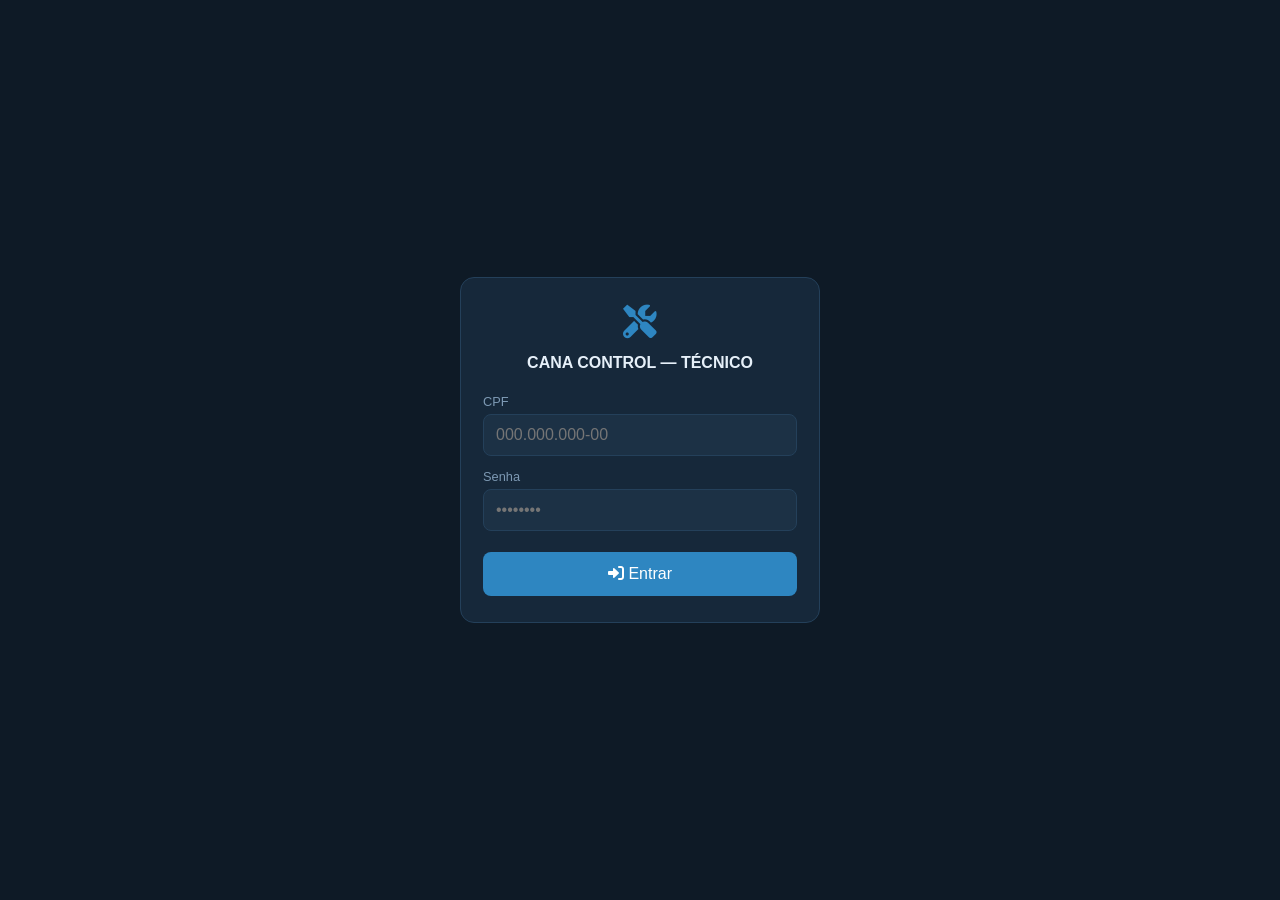
<file: fleetcontrol/Tecnico/tecnico.html>
<!DOCTYPE html>
<html lang="pt-BR">
<head>
<meta charset="UTF-8">
<meta name="viewport" content="width=device-width, initial-scale=1.0">
<title>CANA CONTROL — Técnico</title>
<link rel="stylesheet" href="https://cdnjs.cloudflare.com/ajax/libs/font-awesome/6.0.0-beta3/css/all.min.css">
<link rel="manifest" href="manifest.json">
<meta name="theme-color" content="#16283a">
<meta name="mobile-web-app-capable" content="yes">
<meta name="apple-mobile-web-app-capable" content="yes">
<meta name="apple-mobile-web-app-status-bar-style" content="black-translucent">
<meta name="apple-mobile-web-app-title" content="Cana Técnico">
<link rel="icon" href="icon.svg" type="image/svg+xml">
<link rel="apple-touch-icon" href="icon.svg">
<link rel="stylesheet" href="style-motorista.css">

<style>
.tabs{overflow-x:auto;scrollbar-width:none;-webkit-overflow-scrolling:touch}
.tabs::-webkit-scrollbar{display:none}
.tabs button{flex:1 0 auto;padding:13px 14px;white-space:nowrap}

.pane-head{display:flex;justify-content:space-between;align-items:center;margin-bottom:14px;gap:10px}
.pane-head h2{margin:0}
.pane-head button{padding:8px 12px;font-size:.8rem}

.os-card{
  background:var(--card,#16283a);border:1px solid var(--border,#24405a);
  border-left:4px solid var(--primary,#2e86c1);
  border-radius:10px;padding:14px;margin-bottom:10px;
}
.os-card.concluida{border-left-color:var(--success,#27ae60);opacity:.82}
.os-head{display:flex;justify-content:space-between;align-items:center;margin-bottom:8px;gap:8px}
.os-id{font-weight:700;font-size:.78rem;color:var(--primary,#2e86c1)}
.os-placa{font-weight:600;font-size:.86rem;text-align:right}
.os-desc{font-size:.88rem;margin-bottom:10px;line-height:1.45;word-break:break-word;white-space:pre-line}
.os-meta{font-size:.72rem;color:var(--muted,#7d99b3);display:flex;gap:12px;flex-wrap:wrap;margin-bottom:10px}
.os-acoes{display:flex;gap:8px;flex-wrap:wrap}
.os-acoes button{padding:8px 12px;font-size:.8rem}

.detail-row{
  display:flex;justify-content:space-between;align-items:center;
  padding:7px 0;border-bottom:1px solid var(--border,#24405a);font-size:.85rem;gap:12px;
}
.detail-row span{color:var(--muted,#7d99b3);flex:0 0 auto}
.detail-row b{text-align:right;word-break:break-word;font-weight:600}
.detail-desc-label{margin-top:12px;font-size:.78rem;color:var(--muted,#7d99b3)}
.detail-desc{
  background:var(--bg,#0e1a26);border:1px solid var(--border,#24405a);
  border-radius:8px;padding:10px 12px;margin-top:4px;
  font-size:.85rem;line-height:1.5;
  white-space:pre-wrap;word-break:break-word;
  max-height:240px;overflow-y:auto;
}
.tag{padding:3px 9px;border-radius:20px;font-size:.72rem;font-weight:700;color:#fff}
.tag-success{background:var(--success,#27ae60)}
.tag-warning{background:var(--warning,#f39c12);color:#000}

/* ---- Anexos ---- */
.arquivos-section{margin-top:16px;padding-top:12px;border-top:1px solid var(--border,#24405a)}
.arquivos-header{display:flex;justify-content:space-between;align-items:center;margin-bottom:10px;font-size:.8rem}
.arquivos-header b{color:var(--text,#e6f0f9);display:flex;align-items:center;gap:6px;font-size:.85rem}
.arquivos-header .btn-add{
  background:var(--success,#27ae60);color:#fff;border:none;border-radius:6px;
  padding:6px 10px;font-size:.78rem;cursor:pointer;display:flex;align-items:center;gap:5px;
}
.arquivos-header .btn-add:hover{opacity:.9}

.file-list{display:flex;flex-direction:column;gap:6px}
.file-row{
  display:flex;align-items:center;gap:10px;
  background:var(--bg,#0e1a26);border:1px solid var(--border,#24405a);
  border-radius:8px;padding:8px 10px;font-size:.82rem;
}
.file-row .file-thumb{
  width:36px;height:36px;border-radius:6px;object-fit:cover;flex:0 0 36px;
  background:#000;border:1px solid var(--border,#24405a);
}
.file-row .file-icon{
  width:36px;height:36px;border-radius:6px;flex:0 0 36px;
  display:flex;align-items:center;justify-content:center;
  background:rgba(46,134,193,.12);color:var(--primary,#2e86c1);
  font-size:1.1rem;
}
.file-row .file-icon.fa-file-pdf{background:rgba(231,76,60,.12);color:#e74c3c}
.file-row .file-icon.fa-file-word{background:rgba(46,134,193,.12);color:#2e86c1}
.file-row .file-icon.fa-file-excel{background:rgba(39,174,96,.12);color:#27ae60}
.file-row .file-icon.fa-link{background:rgba(155,89,182,.12);color:#9b59b6}
.file-row .file-info{flex:1;min-width:0}
.file-row .file-name{
  color:var(--text,#e6f0f9);font-weight:500;
  white-space:nowrap;overflow:hidden;text-overflow:ellipsis;
}
.file-row .file-meta{font-size:.7rem;color:var(--muted,#7d99b3);margin-top:2px}
.file-row .file-actions{display:flex;gap:4px;flex:0 0 auto}
.file-row .file-actions button{
  background:transparent;border:1px solid var(--border,#24405a);
  color:var(--text,#e6f0f9);border-radius:5px;
  padding:5px 8px;font-size:.78rem;cursor:pointer;
}
.file-row .file-actions button:hover{border-color:var(--primary,#2e86c1)}
.file-row .file-actions .btn-del:hover{border-color:var(--danger,#e74c3c);color:var(--danger,#e74c3c)}

.arquivo-empty{
  font-size:.8rem;color:var(--muted,#7d99b3);padding:14px 10px;text-align:center;
  border:1px dashed var(--border,#24405a);border-radius:8px;
}

.upload-zone{
  display:block;width:100%;
  border:2px dashed var(--border,#24405a);border-radius:10px;
  padding:14px;text-align:center;color:var(--muted,#7d99b3);
  font-size:.82rem;cursor:pointer;transition:border-color .15s,background .15s;
  margin-top:10px;user-select:none;background:transparent;font:inherit;
}
.upload-zone:hover,.upload-zone.dragover{border-color:var(--primary,#2e86c1);background:rgba(46,134,193,.06)}
.upload-zone i{font-size:1.4rem;color:var(--primary,#2e86c1);margin-bottom:6px;display:block}
.upload-zone small{display:block;margin-top:4px;opacity:.7;font-size:.72rem}

.aviso-info{
  background:rgba(46,134,193,.08);border:1px solid rgba(46,134,193,.35);
  color:#5faee3;padding:10px 12px;border-radius:8px;
  font-size:.78rem;margin-bottom:14px;
  display:flex;gap:8px;align-items:flex-start;
}
.aviso-info i{margin-top:2px}

.modal-overlay{
  position:fixed;inset:0;background:rgba(0,0,0,.6);
  display:flex;align-items:center;justify-content:center;
  padding:20px;z-index:1000;animation:fadeIn .15s ease;
}
.modal-overlay.hidden{display:none}
.modal-card{
  background:var(--card,#16283a);border:1px solid var(--border,#24405a);
  border-radius:14px;padding:22px;max-width:480px;width:100%;
  max-height:90vh;overflow-y:auto;animation:slideUp .2s ease;
}
.modal-card h3{
  margin-bottom:14px;font-size:1.02rem;color:var(--text,#e6f0f9);
  display:flex;align-items:center;gap:8px;
}
.modal-card h3 i{color:var(--primary,#2e86c1)}
.modal-card p{
  font-size:.85rem;color:var(--muted,#7d99b3);
  white-space:pre-line;line-height:1.55;margin-bottom:18px;
  word-break:break-word;
}
.modal-actions{display:flex;gap:8px;justify-content:flex-end;flex-wrap:wrap;margin-top:8px}
.modal-actions button{min-width:110px;padding:10px 16px;font-size:.85rem}

textarea,input[type=text],input[type=file]{
  width:100%;padding:11px 12px;background:var(--input,#1c3145);
  border:1px solid var(--border,#24405a);border-radius:8px;
  color:var(--text,#e6f0f9);font:inherit;
}
textarea{resize:vertical;min-height:70px}
textarea:focus,input[type=text]:focus{outline:none;border-color:var(--primary,#2e86c1)}
input[type=file]{padding:8px;font-size:.82rem}

.file-preview-img{max-width:100%;border-radius:8px;margin-top:8px;display:block}

.fila-acoes{display:flex;flex-wrap:wrap;gap:8px;margin-bottom:14px}
.fila-acoes button{padding:8px 12px;font-size:.8rem}
.fila-item{
  background:var(--card,#16283a);border:1px solid var(--border,#24405a);
  border-left:4px solid var(--muted,#7d99b3);
  border-radius:10px;padding:12px;margin-bottom:10px;font-size:.85rem;
}
.fila-item .linha1{display:flex;justify-content:space-between;align-items:center;margin-bottom:6px;gap:8px}
.fila-item .tipo{font-weight:600}
.fila-item .meta{color:var(--muted,#7d99b3);font-size:.72rem}
.fila-item pre{
  font-size:.7rem;color:var(--muted,#7d99b3);background:var(--bg,#0e1a26);
  padding:6px 8px;border-radius:6px;overflow-x:auto;margin-top:6px;
  white-space:pre-wrap;word-break:break-all;
}
.fila-item .acoes{display:flex;gap:6px;margin-top:8px;flex-wrap:wrap}
.fila-item .acoes button{padding:6px 10px;font-size:.76rem}
.fila-item.status-pendente{border-left-color:var(--warning,#f39c12)}
.fila-item.status-sincronizando{border-left-color:var(--primary,#2e86c1)}
.fila-item.status-sincronizado{border-left-color:var(--success,#27ae60);opacity:.75}
.fila-item.status-erro{border-left-color:var(--danger,#e74c3c)}

.empty{text-align:center;color:var(--muted,#7d99b3);padding:34px 10px;font-size:.88rem}

@keyframes fadeIn{from{opacity:0}to{opacity:1}}
@keyframes slideUp{from{transform:translateY(10px);opacity:0}to{transform:translateY(0);opacity:1}}
</style>
</head>
<body>

<div id="login-screen">
  <div class="login-card">
    <div class="brand-icon"><i class="fas fa-tools"></i></div>
    <h1>CANA CONTROL — TÉCNICO</h1>
    <div class="field">
      <label>CPF</label>
      <input type="text" id="loginCpf" placeholder="000.000.000-00" inputmode="numeric" autocomplete="username">
    </div>
    <div class="field">
      <label>Senha</label>
      <input type="password" id="loginSenha" placeholder="••••••••" autocomplete="current-password">
    </div>
    <button id="loginBtn"><i class="fas fa-sign-in-alt"></i> Entrar</button>
  </div>
</div>

<div id="app" class="hidden">
  <header class="topbar">
    <div>
      <div class="brand"><i class="fas fa-tools"></i> CANA CONTROL</div>
      <div class="user-info">
        <span id="statusDot" class="dot-online"></span>
        <span id="statusText">Online</span>
        <span>·</span>
        <span id="userNome">—</span>
      </div>
    </div>
    <div class="actions">
      <button id="btnSync" class="outline" title="Sincronizar"><i class="fas fa-sync"></i></button>
      <button id="btnSair" class="outline" title="Sair"><i class="fas fa-sign-out-alt"></i></button>
      <button id="btnInstall" class="outline hidden" title="Instalar app"><i class="fas fa-download"></i></button>
    </div>
  </header>

  <nav class="tabs">
    <button data-tab="abertas" class="active"><i class="fas fa-tools"></i> OS Abertas</button>
    <button data-tab="concluidas"><i class="fas fa-check-circle"></i> Concluídas</button>
    <button data-tab="fila"><i class="fas fa-cloud-upload-alt"></i> Fila <span id="badgeFila" class="badge-count hidden">0</span></button>
  </nav>

  <main>
    <section id="pane-abertas" class="tab-pane active">
      <div class="pane-head">
        <h2>OS Abertas</h2>
        <button id="btnRefreshOS" class="outline"><i class="fas fa-sync"></i> Atualizar</button>
      </div>
      <div id="listaAbertas"></div>
    </section>

    <section id="pane-concluidas" class="tab-pane">
      <div class="pane-head">
        <h2>Histórico — Concluídas</h2>
      </div>
      <div id="listaConcluidas"></div>
    </section>

    <section id="pane-fila" class="tab-pane">
      <h2>Fila de envio</h2>
      <div class="fila-acoes">
        <button id="btnSincronizarTudo" class="success"><i class="fas fa-cloud-upload-alt"></i> Sincronizar</button>
        <button id="btnExportCsv" class="outline"><i class="fas fa-download"></i> Exportar CSV</button>
        <button id="btnImportCsv" class="outline"><i class="fas fa-upload"></i> Importar CSV</button>
        <input type="file" id="inputCsv" accept=".csv,text/csv" hidden>
        <button id="btnLimparSinc" class="outline"><i class="fas fa-broom"></i> Limpar sincronizados</button>
      </div>
      <div id="listaFila"></div>
    </section>
  </main>
</div>

<!-- MODAL CONFIRMAÇÃO -->
<div id="modalOverlay" class="modal-overlay hidden">
  <div class="modal-card">
    <h3><i class="fas fa-exclamation-triangle"></i> <span id="modalTitle"></span></h3>
    <p id="modalBody"></p>
    <div class="modal-actions">
      <button id="modalCancel" class="outline">Cancelar</button>
      <button id="modalConfirm" class="danger">Confirmar</button>
    </div>
  </div>
</div>

<!-- MODAL FINALIZAR OS -->
<div id="modalFinalize" class="modal-overlay hidden">
  <div class="modal-card">
    <h3><i class="fas fa-check-circle"></i> Finalizar OS <span id="finOsId" style="color:var(--muted,#7d99b3);font-weight:400"></span></h3>
    <div class="field">
      <label>Data/hora de término *</label>
      <input type="datetime-local" id="finDataHora">
    </div>
    <div class="field">
      <label>Observação (opcional)</label>
      <textarea id="finObs" placeholder="Descreva o serviço executado, peças trocadas, etc."></textarea>
    </div>
    <div class="modal-actions">
      <button id="finCancel" class="outline">Cancelar</button>
      <button id="finConfirm" class="success"><i class="fas fa-check"></i> Finalizar</button>
    </div>
  </div>
</div>

<!-- MODAL DETALHES -->
<div id="modalDetail" class="modal-overlay hidden">
  <div class="modal-card">
    <h3><i class="fas fa-info-circle"></i> Detalhes da OS</h3>
    <div id="detailBody"></div>

    <!-- ANEXOS -->
    <div class="arquivos-section">
      <div class="arquivos-header">
        <b><i class="fas fa-paperclip"></i> Anexos <span id="detailArquivosCount" style="font-weight:400;color:var(--muted,#7d99b3)"></span></b>
        <button type="button" class="btn-add" id="btnAnexarNovo"><i class="fas fa-plus"></i> Anexar</button>
      </div>
      <div id="detailArquivos"><div class="arquivo-empty"><i class="fas fa-spinner fa-spin"></i> Carregando...</div></div>
      <div id="detailUploadZone" class="upload-zone" tabindex="0" role="button">
        <i class="fas fa-cloud-upload-alt"></i>
        Ou arraste arquivos aqui para anexar
        <small>Fotos, PDFs, documentos — máx 5MB</small>
      </div>
    </div>

    <div id="detailEditBox" class="hidden">
      <div class="field" style="margin-top:14px">
        <label>Editar descrição</label>
        <textarea id="detailDesc" placeholder="Editar descrição..."></textarea>
      </div>
    </div>
    <div class="modal-actions">
      <button id="detClose" class="outline">Fechar</button>
      <button id="detSaveDesc" class="success hidden"><i class="fas fa-save"></i> Salvar descrição</button>
    </div>
  </div>
</div>

<!-- MODAL UPLOAD DE ARQUIVO -->
<div id="modalUpload" class="modal-overlay hidden">
  <div class="modal-card">
    <h3><i class="fas fa-paperclip"></i> Anexar arquivo</h3>
    <div class="field">
      <label>Descrição</label>
      <input type="text" id="upDescricao" placeholder="Ex: Foto da peça, Nota fiscal, Laudo...">
    </div>
    <div class="field">
      <label>Arquivo *</label>
      <input type="file" id="upFile" accept="image/*,application/pdf,.doc,.docx,.xls,.xlsx,.txt">
      <small style="display:block;font-size:.72rem;color:var(--muted,#7d99b3);margin-top:4px">
        Máx 5MB. O arquivo será enviado como base64.
      </small>
    </div>
    <div id="upPreview"></div>
    <div class="modal-actions">
      <button id="upCancel" class="outline">Cancelar</button>
      <button id="upConfirm" class="success"><i class="fas fa-upload"></i> Enviar</button>
    </div>
  </div>
</div>

<!-- MODAL VISUALIZAR ARQUIVO -->
<div id="modalView" class="modal-overlay hidden">
  <div class="modal-card">
    <h3><i class="fas fa-file"></i> <span id="viewTitle">Arquivo</span></h3>
    <div id="viewBody"></div>
    <div class="modal-actions">
      <button id="viewClose" class="outline">Fechar</button>
      <button id="viewDownload" class="success"><i class="fas fa-download"></i> Baixar</button>
    </div>
  </div>
</div>

<div id="toast-container"></div>

<script>
(() => {
'use strict';

/* ============ CONFIG ============ */
const API_BASE   = 'http://127.0.0.1/Transportes/public/api/v1';
const TOKEN_KEY  = 'canaControlToken';
const USER_KEY   = 'canaControlUser';
const FILA_KEY   = 'canaControlFilaTecnico';
const MANUT_CACHE= 'canaControlManutencoesCache';
const MAX_UPLOAD = 5 * 1024 * 1024; // 5MB

/* ============ HELPERS ============ */
const $ = id => document.getElementById(id);

function esc(s){return s==null?'':String(s).replace(/[&<>"']/g,c=>({'&':'&amp;','<':'&lt;','>':'&gt;','"':'&quot;',"'":'&#39;'}[c]));}

function fmtData(v){
  if(v==null||v==='') return '—';
  let d;
  if(typeof v==='string'){
    const m=v.match(/^(\d{4})-(\d{2})-(\d{2})[ T](\d{2}):(\d{2})(?::(\d{2}))?/);
    if(m) d=new Date(+m[1],+m[2]-1,+m[3],+m[4],+m[5],+(m[6]||0));
    else d=new Date(v);
  }else d=new Date(v);
  if(isNaN(d.getTime())) return String(v);
  return d.toLocaleString('pt-BR',{day:'2-digit',month:'2-digit',year:'2-digit',hour:'2-digit',minute:'2-digit'});
}

function toast(msg,type='info'){
  const c=$('toast-container');
  const d=document.createElement('div');
  d.className='toast '+type;
  const ic={success:'fa-check-circle',error:'fa-exclamation-circle',warning:'fa-exclamation-triangle',info:'fa-info-circle'};
  d.innerHTML=`<i class="fas ${ic[type]||ic.info}"></i><span>${esc(msg)}</span><button><i class="fas fa-times"></i></button>`;
  c.appendChild(d);
  d.querySelector('button').onclick=()=>d.remove();
  setTimeout(()=>d.remove(),4500);
}

function openModalConfirm({ title, body, confirmLabel = 'Confirmar', onConfirm }) {
  $('modalTitle').textContent   = title;
  $('modalBody').textContent    = body;
  $('modalConfirm').textContent = confirmLabel;
  $('modalOverlay').classList.remove('hidden');
  const cleanup = () => {
    $('modalOverlay').classList.add('hidden');
    $('modalConfirm').onclick = null;
    $('modalCancel').onclick  = null;
    $('modalOverlay').onclick = null;
    document.removeEventListener('keydown', onKey);
  };
  const onKey = e => { if (e.key === 'Escape') cleanup(); };
  $('modalConfirm').onclick = () => { cleanup(); onConfirm(); };
  $('modalCancel').onclick  = cleanup;
  $('modalOverlay').onclick = (e) => { if (e.target.id === 'modalOverlay') cleanup(); };
  document.addEventListener('keydown', onKey);
}

/* ============ DATAS ============ */
function localInputValue(d){
  const p=n=>String(n).padStart(2,'0');
  return `${d.getFullYear()}-${p(d.getMonth()+1)}-${p(d.getDate())}T${p(d.getHours())}:${p(d.getMinutes())}`;
}
function inputToBackend(val){
  return val.replace('T',' ') + ':00';
}

/* ============ AUTH ============ */
const getToken = () => localStorage.getItem(TOKEN_KEY);
const setToken = t => localStorage.setItem(TOKEN_KEY,t);
const getUser  = () => { try{return JSON.parse(localStorage.getItem(USER_KEY)||'null');}catch{return null;} };
const setUser  = u => localStorage.setItem(USER_KEY,JSON.stringify(u));
function clearAuth(){localStorage.removeItem(TOKEN_KEY);localStorage.removeItem(USER_KEY);}

/* ============ API ============ */
async function api(method,path,body=null){
  const headers={'Content-Type':'application/json'};
  const tk=getToken();
  if(tk) headers['Authorization']='Bearer '+tk;
  const opts={method,headers};
  if(body!==null) opts.body=JSON.stringify(body);

  let res,data;
  try{
    res=await fetch(API_BASE+path,opts);
    data=await res.json().catch(()=>({}));
  }catch(e){
    return {ok:false,status:0,message:'Sem conexão com a API.'};
  }
  if(res.status===401){
    clearAuth();
    showLogin();
    toast('Sessão expirada. Faça login novamente.','warning');
    return {ok:false,status:401,message:'Não autenticado'};
  }
  return {
    ok:res.ok,
    status:res.status,
    data:data.data ?? null,
    message:data.message || null
  };
}

/* ============ FILE HELPERS (espelhando dashboard) ============ */
function fileToBase64(file) {
  return new Promise((resolve, reject) => {
    const reader = new FileReader();
    reader.onload = () => resolve(reader.result);
    reader.onerror = reject;
    reader.readAsDataURL(file);
  });
}
function base64ToBlob(base64, mime = 'application/octet-stream') {
  const byteChars = atob(base64);
  const byteNumbers = new Array(byteChars.length);
  for (let i = 0; i < byteChars.length; i++) byteNumbers[i] = byteChars.charCodeAt(i);
  return new Blob([new Uint8Array(byteNumbers)], { type: mime });
}
function detectMimeFromBase64(b64) {
  if (!b64) return 'application/octet-stream';
  if (b64.startsWith('/9j/')) return 'image/jpeg';
  if (b64.startsWith('iVBORw0KGgo')) return 'image/png';
  if (b64.startsWith('R0lGOD')) return 'image/gif';
  if (b64.startsWith('JVBERi0')) return 'application/pdf';
  if (b64.startsWith('UEsDB')) return 'application/zip';
  return 'application/octet-stream';
}
function isImageMime(mime) { return /^image\//.test(mime); }
function iconFromMime(mime){
  if (mime === 'application/pdf') return 'fa-file-pdf';
  if (/word/.test(mime)) return 'fa-file-word';
  if (/excel|sheet/.test(mime)) return 'fa-file-excel';
  if (/zip/.test(mime)) return 'fa-file-archive';
  if (isImageMime(mime)) return 'fa-file-image';
  return 'fa-file';
}

/* ============ PICKERS ============ */
function pickId(m){
  if(!m) return null;
  const v = m.id_manutencao ?? m.manutencao_id ?? m.idManutencao ?? m.id ?? null;
  if(v == null || v === '' || (typeof v === 'number' && !isFinite(v))) return null;
  return v;
}
function pickPlaca(m){ return m.placa ?? m.veiculo_placa ?? m.veiculo?.placa ?? ''; }
function pickModelo(m){ return m.modelo ?? m.veiculo_modelo ?? m.veiculo?.modelo ?? ''; }
function pickDesc(m){ return m.descricao ?? ''; }
function pickAbertura(m){ return m.data_manutencao ?? m.data_abertura ?? m.data_ini_manutencao ?? m.criado_em ?? null; }
function pickFim(m){ return m.data_fim_manutencao ?? null; }

/* ============ MANUTENÇÕES ============ */
let manutencoesCache = [];
let manutencoesCacheAtualizadoEm = null;
let manutencoesCarregadasOffline = false;
let carregandoOS = false;

function carregarCacheLocal(){
  try{
    const c=JSON.parse(localStorage.getItem(MANUT_CACHE)||'null');
    if(c?.lista){
      manutencoesCache=c.lista;
      manutencoesCacheAtualizadoEm=c.atualizado_em||null;
      return true;
    }
  }catch{}
  return false;
}

async function carregarManutencoes(){
  if(carregandoOS) return;
  if(!getToken()) return;
  carregandoOS=true;
  carregarCacheLocal();

  if(!navigator.onLine){
    manutencoesCarregadasOffline = manutencoesCache.length>0;
    renderManutencoes();
    carregandoOS=false;
    return;
  }

  const r=await api('GET','/manutencoes');
  if(r.ok){
    const lista = Array.isArray(r.data) ? r.data : (r.data?.manutencoes || r.data?.items || []);
    manutencoesCache=lista;
    manutencoesCacheAtualizadoEm=new Date().toISOString();
    manutencoesCarregadasOffline=false;
    localStorage.setItem(MANUT_CACHE, JSON.stringify({
      atualizado_em: manutencoesCacheAtualizadoEm,
      lista: manutencoesCache
    }));
  }else if(r.status===0 || r.status>=500){
    manutencoesCarregadasOffline = manutencoesCache.length>0;
  }

  renderManutencoes();
  carregandoOS=false;
}

function renderOSCard(m, { readonly=false } = {}){
  const id   = pickId(m);
  const placa= pickPlaca(m);
  const modelo=pickModelo(m);
  const desc = pickDesc(m);
  const abertura = pickAbertura(m);
  const fim  = pickFim(m);

  return `
    <div class="os-card ${fim?'concluida':''}" data-id="${esc(id)}">
      <div class="os-head">
        <span class="os-id">OS #${esc(id)}</span>
        <span class="os-placa">${esc(placa||'—')}${modelo?' · '+esc(modelo):''}</span>
      </div>
      <div class="os-desc">${esc(desc) || '<i style="color:var(--muted,#7d99b3)">Sem descrição</i>'}</div>
      <div class="os-meta">
        <span><i class="fas fa-calendar-plus"></i> ${esc(fmtData(abertura))}</span>
        ${fim ? `<span><i class="fas fa-check"></i> ${esc(fmtData(fim))}</span>` : ''}
      </div>
      <div class="os-acoes">
        <button class="outline" data-act="detalhes" data-id="${esc(id)}"><i class="fas fa-eye"></i> Detalhes</button>
        ${!readonly ? `<button class="success" data-act="finalizar" data-id="${esc(id)}"><i class="fas fa-check"></i> Finalizar</button>` : ''}
      </div>
    </div>`;
}

function renderManutencoes(){
  const abertas    = manutencoesCache.filter(m => !pickFim(m));
  const concluidas = manutencoesCache.filter(m => !!pickFim(m));

  const aviso = manutencoesCarregadasOffline
    ? `<div class="aviso-info"><i class="fas fa-wifi"></i><span>Sem conexão. Exibindo última lista salva${manutencoesCacheAtualizadoEm?' em '+esc(fmtData(manutencoesCacheAtualizadoEm)):''}.</span></div>`
    : '';

  $('listaAbertas').innerHTML = aviso + (abertas.length
    ? abertas.map(m => renderOSCard(m)).join('')
    : '<div class="empty"><i class="fas fa-inbox" style="font-size:1.8rem;opacity:.4"></i><br><br>Nenhuma OS aberta.</div>');

  $('listaConcluidas').innerHTML = concluidas.length
    ? concluidas.map(m => renderOSCard(m, { readonly: true })).join('')
    : '<div class="empty"><i class="fas fa-history" style="font-size:1.8rem;opacity:.4"></i><br><br>Nenhuma OS concluída.</div>';
}

/* ============ ANEXOS — espelhando dashboard.html ============ */
let detalheManutencao   = null;
let detalheManutencaoId = null;
let arquivosDetalhe     = [];

async function carregarArquivos(idManut){
  if(idManut == null || idManut === '') return { lista: [], offline: true };

  if(!navigator.onLine){
    return { lista: [], offline: true };
  }
  if(!getToken()) return { lista: [], offline: true };

  const r = await api('GET', `/arquivos-manutencao?id_manutencao=${encodeURIComponent(idManut)}`);
  if(r.ok){
    const lista = Array.isArray(r.data) ? r.data : (r.data?.arquivos || r.data?.items || []);
    return { lista, offline: false };
  }
  return { lista: [], offline: true, erro: r.message };
}

function renderArquivoRow(a){
  const idArq   = a.id_arq_manu;
  const desc    = a.descricao || ('Arquivo #' + idArq);
  const hasBlob = !!a.arq_blob;
  const hasLink = !!a.arq_link;
  const mime    = hasBlob ? detectMimeFromBase64(a.arq_blob) : '';
  const img     = hasBlob && isImageMime(mime);

  let previewHtml;
  if (img) {
    previewHtml = `<img class="file-thumb" src="data:${mime};base64,${a.arq_blob}" alt="">`;
  } else if (hasLink) {
    previewHtml = `<div class="file-icon"><i class="fas fa-link"></i></div>`;
  } else {
    previewHtml = `<div class="file-icon"><i class="fas ${iconFromMime(mime)}"></i></div>`;
  }

  const metaParts = [];
  if (img) metaParts.push(mime.replace('image/','').toUpperCase());
  else if (mime === 'application/pdf') metaParts.push('PDF');
  else if (mime) metaParts.push(mime.split('/')[1]?.toUpperCase() || 'ARQUIVO');
  if (hasLink && hasBlob) metaParts.push('+ link');
  else if (hasLink) metaParts.push('link externo');

  const acoes = [];
  if (hasBlob) {
    acoes.push(`<button title="Visualizar" data-act="view" data-id="${idArq}"><i class="fas fa-eye"></i></button>`);
    acoes.push(`<button title="Baixar" data-act="download" data-id="${idArq}"><i class="fas fa-download"></i></button>`);
  }
  if (hasLink) {
    acoes.push(`<button title="Abrir link" data-act="openlink" data-url="${esc(a.arq_link)}"><i class="fas fa-external-link-alt"></i></button>`);
  }
  acoes.push(`<button class="btn-del" title="Excluir" data-act="del" data-id="${idArq}"><i class="fas fa-trash"></i></button>`);

  return `
    <div class="file-row" data-id="${idArq}">
      ${previewHtml}
      <div class="file-info">
        <div class="file-name">${esc(desc)}</div>
        <div class="file-meta">${esc(metaParts.join(' · ') || '—')}</div>
      </div>
      <div class="file-actions">${acoes.join('')}</div>
    </div>`;
}

function renderArquivos(lista, offline){
  arquivosDetalhe = lista || [];
  const el  = $('detailArquivos');
  const cnt = $('detailArquivosCount');

  cnt.textContent = lista?.length ? `· ${lista.length} arquivo(s)${offline?' (offline)':''}` : '';

  if(!lista?.length){
    el.innerHTML = `<div class="arquivo-empty">
      <i class="fas fa-paperclip" style="opacity:.4"></i><br>
      ${offline ? 'Sem conexão — não é possível listar anexos.' : 'Nenhum anexo nesta OS.'}
    </div>`;
    return;
  }

  el.innerHTML = `<div class="file-list">${lista.map(renderArquivoRow).join('')}</div>`;
}

/* ---- Visualizar arquivo (GET /arquivos-manutencao/{id}) ---- */
async function visualizarArquivo(idArq){
  const r = await api('GET', '/arquivos-manutencao/' + idArq);
  if(!r.ok || !r.data || !r.data.arq_blob){
    toast('Não foi possível obter o arquivo.', 'error');
    return;
  }
  const mime = detectMimeFromBase64(r.data.arq_blob);
  const titulo = r.data.descricao || ('Arquivo #' + idArq);

  let preview;
  if (isImageMime(mime)) {
    preview = `<img src="data:${mime};base64,${r.data.arq_blob}" class="file-preview-img" alt="">`;
  } else if (mime === 'application/pdf') {
    preview = `<iframe src="data:application/pdf;base64,${r.data.arq_blob}" style="width:100%;height:460px;border:none;border-radius:8px;margin-top:8px;"></iframe>`;
  } else {
    preview = `<p style="font-size:.85rem;color:var(--muted,#7d99b3);margin-top:8px;text-align:center">
      Pré-visualização não disponível. Use o botão <b>Baixar</b>.</p>`;
  }

  $('viewTitle').textContent = titulo;
  $('viewBody').innerHTML    = preview;
  $('viewDownload').onclick  = () => baixarArquivo(idArq);
  $('modalView').classList.remove('hidden');
}

$('viewClose').addEventListener('click', () => $('modalView').classList.add('hidden'));
$('modalView').addEventListener('click', e => {
  if(e.target.id === 'modalView') $('modalView').classList.add('hidden');
});

/* ---- Baixar arquivo ---- */
async function baixarArquivo(idArq){
  const r = await api('GET', '/arquivos-manutencao/' + idArq);
  if(!r.ok || !r.data || !r.data.arq_blob){
    toast('Não foi possível obter o arquivo.', 'error');
    return;
  }
  const mime = detectMimeFromBase64(r.data.arq_blob);
  const blob = base64ToBlob(r.data.arq_blob, mime);
  const url  = URL.createObjectURL(blob);
  const a    = document.createElement('a');
  a.href     = url;
  a.download = r.data.descricao || ('arquivo_' + idArq);
  document.body.appendChild(a);
  a.click();
  document.body.removeChild(a);
  URL.revokeObjectURL(url);
}

/* ---- Excluir arquivo ---- */
function excluirArquivo(idArq){
  openModalConfirm({
    title: 'Excluir anexo',
    body: 'Deseja realmente excluir este arquivo?',
    confirmLabel: 'Excluir',
    onConfirm: async () => {
      const r = await api('DELETE', '/arquivos-manutencao/' + idArq);
      if(!r.ok){ toast(r.message || 'Erro ao excluir.', 'error'); return; }
      toast('Arquivo excluído.', 'warning');
      if(detalheManutencaoId){
        const { lista, offline } = await carregarArquivos(detalheManutencaoId);
        renderArquivos(lista, offline);
      }
    }
  });
}

/* ---- Modal de upload ---- */
function abrirModalUpload(idManut, arquivosPreSelecionados){
  if(idManut == null || idManut === ''){
    toast('Não foi possível identificar a OS.','error');
    return;
  }
  $('modalUpload').dataset.idManut = String(idManut);
  $('upDescricao').value = '';
  $('upFile').value = '';
  $('upPreview').innerHTML = '';

  if(arquivosPreSelecionados && arquivosPreSelecionados.length){
    const nomes = Array.from(arquivosPreSelecionados).map(f => f.name).join(', ');
    $('upDescricao').value = arquivosPreSelecionados[0].name.replace(/\.[^.]+$/, '');
    $('upPreview').innerHTML = `<div class="aviso-info" style="margin-top:10px">
      <i class="fas fa-check-circle"></i>
      <span>Arquivo(s) pré-selecionado(s) via arrastar/soltar:<br><b>${esc(nomes)}</b></span>
    </div>`;
    // Guarda referência aos arquivos dropados
    abrirModalUpload._arquivosDropados = Array.from(arquivosPreSelecionados);
  } else {
    abrirModalUpload._arquivosDropados = null;
  }

  $('modalUpload').classList.remove('hidden');
  setTimeout(()=>$('upDescricao').focus(), 100);
}

function fecharModalUpload(){
  $('modalUpload').classList.add('hidden');
  $('modalUpload').dataset.idManut = '';
  abrirModalUpload._arquivosDropados = null;
  $('upFile').value = '';
  $('upDescricao').value = '';
  $('upPreview').innerHTML = '';
}

$('upCancel').addEventListener('click', fecharModalUpload);
$('modalUpload').addEventListener('click', e => {
  if(e.target.id === 'modalUpload') fecharModalUpload();
});

$('upFile').addEventListener('change', () => {
  const f = $('upFile').files[0];
  if(!f) return;
  if(f.size > MAX_UPLOAD){
    toast(`Arquivo excede ${(MAX_UPLOAD/1024/1024).toFixed(0)}MB.`, 'error');
    $('upFile').value = '';
    return;
  }
  if(!$('upDescricao').value.trim()){
    $('upDescricao').value = f.name.replace(/\.[^.]+$/, '');
  }
  // Preview de imagem
  if(/^image\//.test(f.type)){
    const url = URL.createObjectURL(f);
    $('upPreview').innerHTML = `<img src="${url}" class="file-preview-img" alt="">`;
  } else {
    $('upPreview').innerHTML = `<div class="aviso-info" style="margin-top:10px">
      <i class="fas fa-file"></i><span>${esc(f.name)} — ${(f.size/1024).toFixed(1)} KB</span>
    </div>`;
  }
});

$('upConfirm').addEventListener('click', async () => {
  const idManut = $('modalUpload').dataset.idManut;
  if(!idManut){ toast('OS inválida.','error'); return; }

  let file = $('upFile').files[0] || (abrirModalUpload._arquivosDropados || [])[0];
  if(!file){ toast('Selecione um arquivo.','error'); return; }
  if(file.size > MAX_UPLOAD){
    toast(`Arquivo excede ${(MAX_UPLOAD/1024/1024).toFixed(0)}MB.`, 'error');
    return;
  }

  const descricao = $('upDescricao').value.trim() || file.name.replace(/\.[^.]+$/, '');

  const btn = $('upConfirm');
  btn.disabled = true;
  btn.innerHTML = '<i class="fas fa-spinner fa-spin"></i> Enviando...';

  try{
    const dataUrl = await fileToBase64(file);
    const base64  = dataUrl.split(',')[1]; // remove "data:...;base64,"

    const body = {
      id_manutencao_veiculo: parseInt(idManut),
      descricao: descricao,
      arq_link: null,
      arq_blob: base64
    };

    const r = await api('POST', '/arquivos-manutencao', body);
    if(!r.ok){
      toast(r.message || 'Erro ao anexar arquivo.', 'error');
      return;
    }

    toast('Arquivo anexado com sucesso.', 'success');
    fecharModalUpload();

    // Recarrega lista de anexos no modal de detalhes
    if(detalheManutencaoId){
      const { lista, offline } = await carregarArquivos(detalheManutencaoId);
      renderArquivos(lista, offline);
    }
  }catch(e){
    console.error('[Upload]', e);
    toast('Falha ao processar arquivo.', 'error');
  }finally{
    btn.disabled = false;
    btn.innerHTML = '<i class="fas fa-upload"></i> Enviar';
  }
});

/* ---- Botões dos anexos (delegação) ---- */
$('detailArquivos').addEventListener('click', e => {
  const btn = e.target.closest('button[data-act]');
  if(!btn) return;
  const { act, id, url } = btn.dataset;
  if(act === 'view') visualizarArquivo(id);
  else if(act === 'download') baixarArquivo(id);
  else if(act === 'del') excluirArquivo(id);
  else if(act === 'openlink') window.open(url, '_blank', 'noopener');
});

/* ---- Botão "Anexar" + zona de upload ---- */
$('btnAnexarNovo').addEventListener('click', () => {
  if(!detalheManutencaoId){ toast('Abra os detalhes de uma OS.','warning'); return; }
  abrirModalUpload(detalheManutencaoId, null);
});

$('detailUploadZone').addEventListener('click', () => {
  if(!detalheManutencaoId){ toast('Abra os detalhes de uma OS.','warning'); return; }
  abrirModalUpload(detalheManutencaoId, null);
});
$('detailUploadZone').addEventListener('keydown', e => {
  if(e.key === 'Enter' || e.key === ' '){ e.preventDefault(); $('detailUploadZone').click(); }
});
['dragover','dragenter'].forEach(ev =>
  $('detailUploadZone').addEventListener(ev, e => {
    e.preventDefault(); e.stopPropagation();
    $('detailUploadZone').classList.add('dragover');
  })
);
['dragleave','dragend'].forEach(ev =>
  $('detailUploadZone').addEventListener(ev, () => {
    $('detailUploadZone').classList.remove('dragover');
  })
);
$('detailUploadZone').addEventListener('drop', e => {
  e.preventDefault(); e.stopPropagation();
  $('detailUploadZone').classList.remove('dragover');
  if(!detalheManutencaoId){ toast('Abra os detalhes de uma OS.','warning'); return; }
  const files = e.dataTransfer?.files;
  if(files && files.length) abrirModalUpload(detalheManutencaoId, files);
});

/* ============ DETALHES DA OS ============ */
function fecharDetalhes(){
  $('modalDetail').classList.add('hidden');
  detalheManutencao   = null;
  detalheManutencaoId = null;
  arquivosDetalhe     = [];
}

async function abrirDetalhes(id){
  const idStr = String(id);
  if(idStr === 'null' || idStr === 'undefined' || idStr === ''){
    toast('OS sem identificador válido.','error');
    return;
  }

  const m = manutencoesCache.find(x => String(pickId(x)) === idStr);
  if(!m){ toast('OS não encontrada no cache.','warning'); return; }

  detalheManutencao   = m;
  detalheManutencaoId = pickId(m) ?? id;

  const fim = pickFim(m);
  const statusTag = fim
    ? '<span class="tag tag-success">Concluída</span>'
    : '<span class="tag tag-warning">Aberta</span>';

  $('detailBody').innerHTML = `
    <div class="detail-row"><span>OS</span><b>#${esc(detalheManutencaoId)}</b></div>
    <div class="detail-row"><span>Status</span>${statusTag}</div>
    <div class="detail-row"><span>Placa</span><b>${esc(pickPlaca(m)||'—')}</b></div>
    <div class="detail-row"><span>Modelo</span><b>${esc(pickModelo(m)||'—')}</b></div>
    <div class="detail-row"><span>Abertura</span><b>${esc(fmtData(pickAbertura(m)))}</b></div>
    ${fim?`<div class="detail-row"><span>Conclusão</span><b>${esc(fmtData(fim))}</b></div>`:''}
    <div class="detail-desc-label">Descrição</div>
    <div class="detail-desc">${esc(pickDesc(m)) || '<i style="color:var(--muted,#7d99b3)">Sem descrição</i>'}</div>
  `;

  const editBox = $('detailEditBox');
  const saveBtn = $('detSaveDesc');
  if(!fim){
    editBox.classList.remove('hidden');
    saveBtn.classList.remove('hidden');
    $('detailDesc').value = pickDesc(m);
  }else{
    editBox.classList.add('hidden');
    saveBtn.classList.add('hidden');
  }

  // Reset visual da seção de anexos
  $('detailArquivosCount').textContent = '';
  $('detailArquivos').innerHTML = '<div class="arquivo-empty"><i class="fas fa-spinner fa-spin"></i> Carregando...</div>';

  $('modalDetail').classList.remove('hidden');

  const { lista, offline } = await carregarArquivos(detalheManutencaoId);
  renderArquivos(lista, offline);
}

$('detClose').addEventListener('click', fecharDetalhes);
$('modalDetail').addEventListener('click', e => {
  if(e.target.id === 'modalDetail') fecharDetalhes();
});

$('detSaveDesc').addEventListener('click', () => {
  const m = detalheManutencao;
  if(!m) return;
  const original = pickDesc(m);
  const nova = $('detailDesc').value.trim();
  if(!nova){ toast('Descrição vazia.','error'); return; }
  if(nova === original){ toast('Nenhuma alteração.','info'); return; }

  adicionarNaFila('manutencao_update', { id_manutencao: pickId(m), descricao: nova });
  toast('Descrição adicionada à fila.','success');
  fecharDetalhes();
  if(navigator.onLine && getToken()) sincronizarFila();
});

/* ============ FINALIZAR OS ============ */
let finalizandoManutencao = null;

function abrirFinalizar(id){
  const m = manutencoesCache.find(x => String(pickId(x)) === String(id));
  if(!m){ toast('OS não encontrada.','warning'); return; }
  if(pickFim(m)){ toast('Esta OS já está finalizada.','info'); return; }

  finalizandoManutencao = m;
  $('finOsId').textContent = '#' + pickId(m);
  $('finDataHora').value = localInputValue(new Date());
  $('finObs').value = '';
  $('modalFinalize').classList.remove('hidden');
  setTimeout(()=>$('finDataHora').focus(), 100);
}

$('finCancel').addEventListener('click', () => {
  $('modalFinalize').classList.add('hidden');
  finalizandoManutencao = null;
});
$('modalFinalize').addEventListener('click', e => {
  if(e.target.id === 'modalFinalize'){
    $('modalFinalize').classList.add('hidden');
    finalizandoManutencao = null;
  }
});

$('finConfirm').addEventListener('click', () => {
  const m = finalizandoManutencao;
  if(!m) return;

  const dtVal = $('finDataHora').value;
  if(!dtVal){ toast('Informe a data/hora de término.','error'); return; }

  const obs = $('finObs').value.trim();
  const dataFim = inputToBackend(dtVal);

  const payload = { id_manutencao: pickId(m), data_fim_manutencao: dataFim };
  if(obs){
    const original = pickDesc(m);
    payload.descricao = `${original}\n\n[Finalizado em ${dataFim}]\n${obs}`;
  }

  adicionarNaFila('manutencao_update', payload);
  toast('OS adicionada à fila de finalização.','success');

  $('modalFinalize').classList.add('hidden');
  finalizandoManutencao = null;

  if(navigator.onLine && getToken()) sincronizarFila();
});

/* ============ FILA ============ */
const getFila = () => { try{return JSON.parse(localStorage.getItem(FILA_KEY)||'[]');}catch{return [];} };
const setFila = f => localStorage.setItem(FILA_KEY,JSON.stringify(f));
const gerarId = () => 'local_'+Date.now()+'_'+Math.random().toString(36).slice(2,7);

function adicionarNaFila(tipo,payload){
  const fila=getFila();
  fila.push({
    id:gerarId(),
    tipo, payload,
    criado_em:new Date().toISOString(),
    status:'pendente', tentativas:0, erro:null
  });
  setFila(fila);
  renderFila();
  atualizarBadgeFila();
}

function removerDaFila(id){
  setFila(getFila().filter(i=>i.id!==id));
  renderFila();
  atualizarBadgeFila();
}

function renderFila(){
  const el=$('listaFila');
  const fila=getFila();
  if(fila.length===0){
    el.innerHTML='<div class="empty"><i class="fas fa-inbox" style="font-size:1.8rem;opacity:.4"></i><br><br>Nenhum registro na fila.</div>';
    return;
  }
  const ordem={erro:0,pendente:1,sincronizando:2,sincronizado:3};
  const lista=[...fila].sort((a,b)=>(ordem[a.status]??9)-(ordem[b.status]??9)||new Date(b.criado_em)-new Date(a.criado_em));

  el.innerHTML = lista.map(i=>{
    const p=i.payload||{};
    let titulo, resumo;

    if(i.tipo==='manutencao_update'){
      const isFinal = !!p.data_fim_manutencao;
      const isDesc  = !!p.descricao;
      const label   = isFinal ? 'Finalizar OS' : (isDesc ? 'Atualizar descrição' : 'Atualizar OS');
      const icon    = isFinal ? 'fa-check-circle' : 'fa-edit';
      titulo = `<i class="fas ${icon}"></i> ${label} — OS #${esc(p.id_manutencao)}`;
      const parts=[];
      if(p.data_fim_manutencao) parts.push('fim: '+esc(p.data_fim_manutencao));
      if(p.descricao) parts.push(`"${esc(p.descricao.slice(0,50))}${p.descricao.length>50?'…':''}"`);
      resumo = parts.join(' · ');
    }else{
      titulo = `<i class="fas fa-question"></i> ${esc(i.tipo)}`;
      resumo = '';
    }

    const statusTxt = {pendente:'⏳ Pendente',sincronizando:'⟳ Enviando…',sincronizado:'✓ Sincronizado',erro:'⚠ Erro'}[i.status]||i.status;
    const btnRemover = i.status!=='sincronizando' ? `<button class="outline" data-act="rm" data-id="${i.id}"><i class="fas fa-trash"></i></button>` : '';
    const btnRetry = (i.status==='erro'||i.status==='pendente') ? `<button class="outline" data-act="retry" data-id="${i.id}"><i class="fas fa-redo"></i> Tentar</button>` : '';
    return `
      <div class="fila-item status-${i.status}">
        <div class="linha1">
          <span class="tipo">${titulo}</span>
          <span class="meta">${statusTxt}</span>
        </div>
        ${resumo?`<div class="meta">${resumo}</div>`:''}
        <div class="meta" style="margin-top:4px;">${esc(fmtData(i.criado_em))}${i.tentativas?' · tentativas: '+i.tentativas:''}</div>
        ${i.erro?`<pre>${esc(i.erro)}</pre>`:''}
        <div class="acoes">${btnRetry}${btnRemover}</div>
      </div>`;
  }).join('');
}

document.addEventListener('click',e=>{
  const b=e.target.closest('button[data-act]');
  if(!b) return;
  // Ignora botões dentro da área de anexos (já têm handler próprio)
  if (b.closest('#detailArquivos')) return;
  const {act,id}=b.dataset;
  if(act==='rm') removerDaFila(id);
  if(act==='retry'){
    const f=getFila();
    const item=f.find(x=>x.id===id);
    if(item){ item.status='pendente'; item.erro=null; setFila(f); renderFila(); }
    sincronizarFila();
  }
  if(act==='detalhes') abrirDetalhes(id);
  if(act==='finalizar') abrirFinalizar(id);
});

function atualizarBadgeFila(){
  const pend=getFila().filter(i=>i.status==='pendente'||i.status==='erro'||i.status==='sincronizando').length;
  const b=$('badgeFila');
  if(pend>0){ b.textContent=pend; b.classList.remove('hidden'); }
  else b.classList.add('hidden');
}

/* ============ CSV ============ */
const CSV_COLS=['id','tipo','id_manutencao','data_fim_manutencao','descricao','criado_em','status','erro'];
const csvEsc=v=>{const s=String(v??'');return /[",\n\r]/.test(s)?'"'+s.replace(/"/g,'""')+'"':s;};

function gerarCSV(fila){
  const linhas=[CSV_COLS.join(',')];
  for(const i of fila){
    const p=i.payload||{};
    linhas.push([
      i.id, i.tipo,
      p.id_manutencao ?? '',
      p.data_fim_manutencao || '',
      p.descricao || '',
      i.criado_em || '',
      i.status || 'pendente',
      i.erro || ''
    ].map(csvEsc).join(','));
  }
  return linhas.join('\n');
}

function parseCSV(txt){
  const rows=[]; let row=[],cur='',q=false;
  for(let i=0;i<txt.length;i++){
    const c=txt[i];
    if(q){
      if(c==='"'&&txt[i+1]==='"'){cur+='"';i++;}
      else if(c==='"')q=false;
      else cur+=c;
    }else{
      if(c==='"')q=true;
      else if(c===','){row.push(cur);cur='';}
      else if(c==='\n'){row.push(cur);rows.push(row);row=[];cur='';}
      else if(c==='\r'){}
      else cur+=c;
    }
  }
  if(cur!==''||row.length){row.push(cur);rows.push(row);}
  return rows;
}

function importarCSV(texto){
  const rows=parseCSV(texto);
  if(rows.length<2){toast('CSV vazio ou inválido.','warning');return;}
  const hdr=rows[0];
  const idx=Object.fromEntries(CSV_COLS.map(c=>[c,hdr.indexOf(c)]));
  if(idx.id<0||idx.tipo<0){toast('CSV sem colunas obrigatórias (id,tipo).','error');return;}

  const fila=getFila();
  const idsExistentes=new Set(fila.map(i=>i.id));
  let add=0;

  for(let r=1;r<rows.length;r++){
    const row=rows[r];
    const get=k=>idx[k]>=0?(row[idx[k]]||'').trim():'';
    const id=get('id'), tipo=get('tipo');
    if(!id||!tipo||idsExistentes.has(id)) continue;
    if(tipo!=='manutencao_update') continue;

    const id_manutencao=get('id_manutencao');
    if(!id_manutencao) continue;

    const payload={ id_manutencao };
    const dataFim=get('data_fim_manutencao');
    const desc=get('descricao');
    if(dataFim) payload.data_fim_manutencao = dataFim;
    if(desc) payload.descricao = desc;

    fila.push({
      id, tipo, payload,
      criado_em:get('criado_em')||new Date().toISOString(),
      status:'pendente', tentativas:0, erro:null
    });
    idsExistentes.add(id);
    add++;
  }
  setFila(fila);
  renderFila();
  atualizarBadgeFila();
  toast(add>0?`${add} item(ns) importado(s).`:'Nenhum item novo.',add>0?'success':'info');
  if(add>0) sincronizarFila();
}

/* ============ SYNC ============ */
let sincronizando=false;

async function sincronizarFila(){
  if(sincronizando) return;
  if(!navigator.onLine){ toast('Sem conexão. Dados ficam na fila.','warning'); return; }
  if(!getToken()){ toast('Faça login para sincronizar.','error'); return; }

  const fila=getFila();
  const pendentes=fila.filter(i=>i.status==='pendente'||i.status==='erro');
  if(pendentes.length===0){ toast('Nada para sincronizar.','info'); return; }

  sincronizando=true;
  $('btnSync').disabled=true;

  let ok=0,err=0,algumSucesso=false;

  for(const item of pendentes){
    item.status='sincronizando';
    item.erro=null;
    setFila(fila);
    renderFila();

    if(item.tipo!=='manutencao_update'){
      item.status='erro';
      item.erro='Tipo desconhecido: '+item.tipo;
      err++;
      continue;
    }

    const idManut = item.payload?.id_manutencao;
    if(!idManut){
      item.status='erro';
      item.erro='Payload sem id_manutencao';
      err++;
      continue;
    }

    const endpoint = '/manutencoes/' + idManut;
    const body = { ...item.payload };
    delete body.id_manutencao;

    const r=await api('PUT',endpoint,body);
    item.tentativas=(item.tentativas||0)+1;

    if(r.ok){
      item.status='sincronizado';
      item.erro=null;
      ok++;
      algumSucesso=true;
    }else if(r.status===401){
      item.status='pendente';
      setFila(fila);
      sincronizando=false;
      $('btnSync').disabled=false;
      return;
    }else if(r.status>=400 && r.status<500){
      item.status='erro';
      item.erro=r.message||('Erro '+r.status);
      err++;
    }else{
      item.status='pendente';
      setFila(fila);
      toast('Falha de rede/servidor. Tente novamente.','error');
      break;
    }
  }

  setFila(fila);
  renderFila();
  atualizarBadgeFila();
  sincronizando=false;
  $('btnSync').disabled=false;

  if(ok>0&&err===0) toast(`${ok} item(ns) sincronizado(s).`,'success');
  else if(ok>0&&err>0) toast(`${ok} ok, ${err} com erro.`,'warning');
  else if(err>0) toast(`${err} item(ns) com erro. Veja a fila.`,'error');

  if(algumSucesso) carregarManutencoes();
}

/* ============ ABAS ============ */
document.querySelectorAll('.tabs button').forEach(b=>{
  b.addEventListener('click',()=>{
    document.querySelectorAll('.tabs button').forEach(x=>x.classList.remove('active'));
    document.querySelectorAll('.tab-pane').forEach(x=>x.classList.remove('active'));
    b.classList.add('active');
    $('pane-'+b.dataset.tab).classList.add('active');
  });
});

/* ============ ONLINE/OFFLINE ============ */
function atualizarConexao(){
  const on=navigator.onLine;
  $('statusDot').className=on?'dot-online':'dot-offline';
  $('statusText').textContent=on?'Online':'Offline';
  $('btnSync').disabled=!on;
}
window.addEventListener('online',()=>{
  atualizarConexao();
  toast('Conectado. Sincronizando…','info');
  sincronizarFila();
});
window.addEventListener('offline',()=>{
  atualizarConexao();
  toast('Você está offline. Registros ficam na fila.','warning');
});

/* ============ LOGIN/LOGOUT ============ */
function showLogin(){
  $('login-screen').classList.remove('hidden');
  $('app').classList.add('hidden');
}
function showApp(){
  $('login-screen').classList.add('hidden');
  $('app').classList.remove('hidden');
  const u=getUser();
  if(u) $('userNome').textContent=u.nome||u.tipo_usuario||'Técnico';
  renderFila();
  atualizarBadgeFila();
  carregarManutencoes();
}

$('loginBtn').addEventListener('click',async()=>{
  const cpf=$('loginCpf').value.trim();
  const senha=$('loginSenha').value;
  if(!cpf||!senha){toast('Informe CPF e senha.','error');return;}
  $('loginBtn').disabled=true;
  const r=await api('POST','/auth/login',{cpf,senha});
  $('loginBtn').disabled=false;
  if(!r.ok){toast(r.message||'Falha no login.','error');return;}
  if(r.data?.tipo_usuario && r.data.tipo_usuario!=='tecnico'){
    toast('Este usuário não é um técnico.','error');
    return;
  }
  setToken(r.data.token);
  setUser({tipo_usuario:r.data.tipo_usuario,cpf,nome:r.data.nome||null});
  toast('Login realizado!','success');
  showApp();
  setTimeout(sincronizarFila,400);
});

$('btnSair').addEventListener('click',async()=>{
  const pend=getFila().filter(i=>i.status==='pendente'||i.status==='erro').length;
  if(pend>0 && !confirm(`Há ${pend} item(ns) não sincronizado(s). Eles ficarão salvos localmente. Sair mesmo assim?`)) return;
  await api('POST','/auth/logout');
  clearAuth();
  toast('Sessão encerrada.','info');
  showLogin();
});

$('btnSync').addEventListener('click',sincronizarFila);
$('btnSincronizarTudo').addEventListener('click',sincronizarFila);
$('btnRefreshOS').addEventListener('click',carregarManutencoes);

$('btnExportCsv').addEventListener('click',()=>{
  const csv=gerarCSV(getFila());
  const blob=new Blob([csv],{type:'text/csv;charset=utf-8'});
  const url=URL.createObjectURL(blob);
  const a=document.createElement('a');
  a.href=url;
  a.download=`cana_control_tecnico_${new Date().toISOString().slice(0,10)}.csv`;
  a.click();
  URL.revokeObjectURL(url);
  toast('CSV exportado.','success');
});

$('btnImportCsv').addEventListener('click',()=>$('inputCsv').click());
$('inputCsv').addEventListener('change',e=>{
  const f=e.target.files[0];
  if(!f) return;
  const rd=new FileReader();
  rd.onload=()=>importarCSV(rd.result);
  rd.readAsText(f,'UTF-8');
  e.target.value='';
});

$('btnLimparSinc').addEventListener('click',()=>{
  const restantes=getFila().filter(i=>i.status!=='sincronizado');
  const removidos=getFila().length-restantes.length;
  if(removidos===0){toast('Nenhum item sincronizado.','info');return;}
  if(!confirm(`Remover ${removidos} item(ns) já sincronizado(s) da fila?`)) return;
  setFila(restantes);
  renderFila();
  atualizarBadgeFila();
  toast(`${removidos} removido(s).`,'success');
});

/* ============ PWA ============ */
async function registrarSW() {
  if (!('serviceWorker' in navigator)) return;
  try {
    const reg = await navigator.serviceWorker.register('sw.js', { scope: './' });
    reg.addEventListener('updatefound', () => {
      const novo = reg.installing;
      novo?.addEventListener('statechange', () => {
        if (novo.state === 'installed' && navigator.serviceWorker.controller) {
          mostrarBannerAtualizacao(() => novo.postMessage('SKIP_WAITING'));
        }
      });
    });
  } catch (e) { console.warn('[PWA]', e); }

  let recarregando = false;
  navigator.serviceWorker.addEventListener('controllerchange', () => {
    if (recarregando) return;
    recarregando = true;
    location.reload();
  });

  document.addEventListener('visibilitychange', () => {
    if (document.visibilityState === 'visible') {
      navigator.serviceWorker.getRegistration().then(r => r?.update());
    }
  });
}

function mostrarBannerAtualizacao(onAceitar) {
  if ($('bannerUpdate')) return;
  const b = document.createElement('div');
  b.id = 'bannerUpdate';
  b.innerHTML = `
    <span><i class="fas fa-sync"></i> Nova versão disponível.</span>
    <button id="btnAtualizar">Atualizar</button>
    <button id="btnFecharBanner"><i class="fas fa-times"></i></button>`;
  Object.assign(b.style, {
    position:'fixed', left:'12px', right:'12px', bottom:'12px',
    background:'var(--card,#16283a)', border:'1px solid var(--border,#24405a)',
    borderRadius:'12px', padding:'12px 14px',
    display:'flex', alignItems:'center', gap:'10px',
    fontSize:'.85rem', zIndex:'999', boxShadow:'0 8px 24px rgba(0,0,0,.5)',
    color:'var(--text,#e6f0f9)'
  });
  b.querySelector('#btnAtualizar').style.marginLeft = 'auto';
  document.body.appendChild(b);
  b.querySelector('#btnAtualizar').onclick = () => { onAceitar(); b.remove(); };
  b.querySelector('#btnFecharBanner').onclick = () => b.remove();
}

let deferredPrompt = null;
window.addEventListener('beforeinstallprompt', (e) => {
  e.preventDefault();
  deferredPrompt = e;
  $('btnInstall')?.classList.remove('hidden');
});
window.addEventListener('appinstalled', () => {
  deferredPrompt = null;
  $('btnInstall')?.classList.add('hidden');
  toast('App instalado! 🎉','success');
});
$('btnInstall')?.addEventListener('click', async () => {
  if (!deferredPrompt) {
    toast('Use o menu do navegador → "Adicionar à tela inicial".','info');
    return;
  }
  deferredPrompt.prompt();
  const { outcome } = await deferredPrompt.userChoice;
  deferredPrompt = null;
  $('btnInstall').classList.add('hidden');
  toast(outcome === 'accepted' ? 'Instalando…' : 'Instalação cancelada.', outcome === 'accepted' ? 'success' : 'info');
});

/* ============ INIT ============ */
(function init(){
  atualizarConexao();
  registrarSW();
  carregarCacheLocal();
  if(getToken()){
    showApp();
    setTimeout(sincronizarFila,600);
  }else{
    renderManutencoes();
    showLogin();
  }
})();

})();
</script>
</body>
</html>
</file>
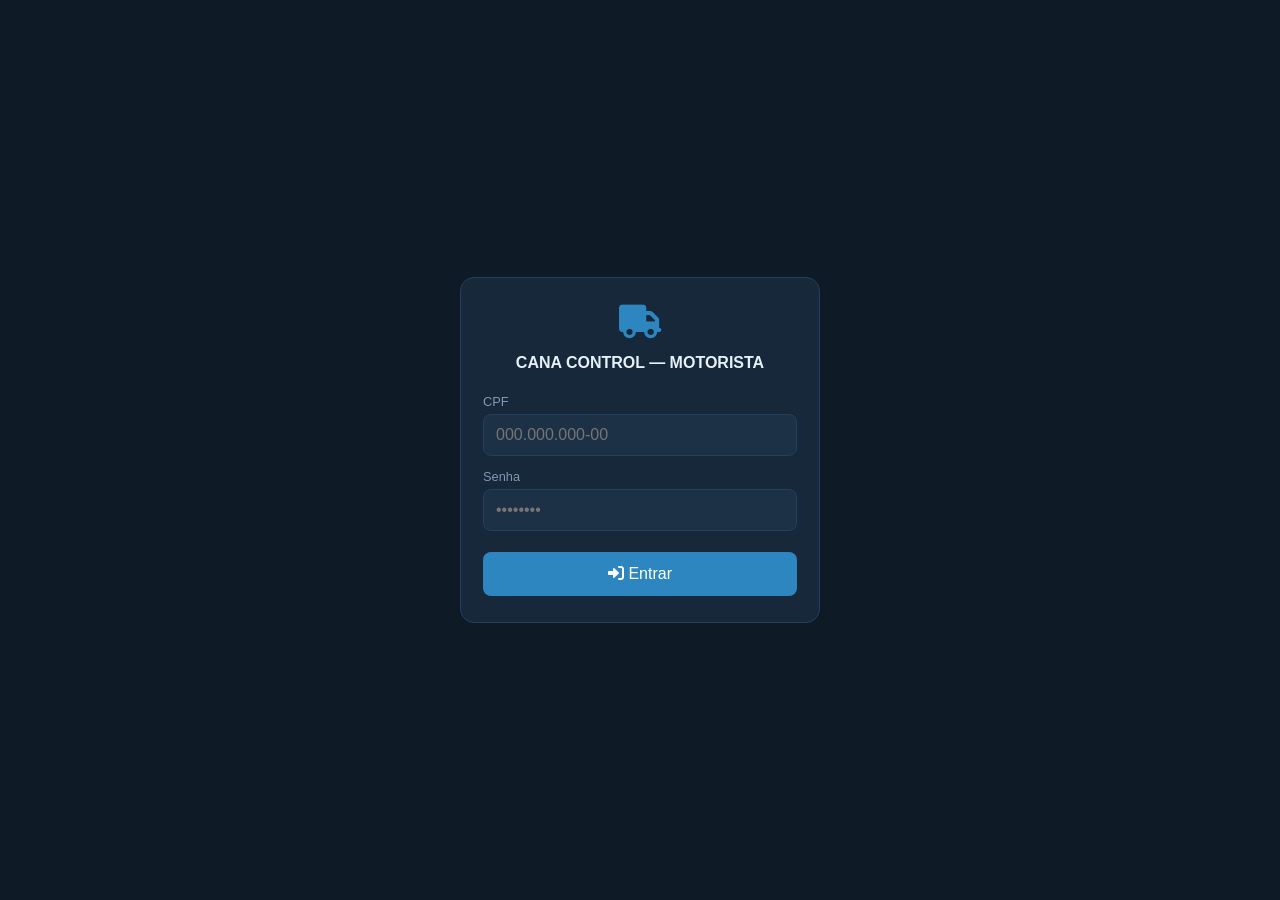
<file: public/Motorista/motorista.html>
<!DOCTYPE html>
<html lang="pt-BR">
<head>
<meta charset="UTF-8">
<meta name="viewport" content="width=device-width, initial-scale=1.0">
<title>CANA CONTROL — Motorista</title>
<link rel="stylesheet" href="https://cdnjs.cloudflare.com/ajax/libs/font-awesome/6.0.0-beta3/css/all.min.css">
<link rel="manifest" href="manifest.json">
<meta name="theme-color" content="#16283a">
<meta name="mobile-web-app-capable" content="yes">
<meta name="apple-mobile-web-app-capable" content="yes">
<meta name="apple-mobile-web-app-status-bar-style" content="black-translucent">
<meta name="apple-mobile-web-app-title" content="Cana Motorista">
<link rel="icon" href="icon.svg" type="image/svg+xml">
<link rel="apple-touch-icon" href="icon.svg">
<link rel="stylesheet" href="style-motorista.css">

<style>
.tabs{overflow-x:auto;scrollbar-width:none;-webkit-overflow-scrolling:touch}
.tabs::-webkit-scrollbar{display:none}
.tabs button{flex:1 0 auto;padding:13px 14px;white-space:nowrap}

.chk-counter{
  display:inline-flex;align-items:center;gap:6px;
  background:var(--input,#1c3145);border:1px solid var(--border,#24405a);
  padding:5px 10px;border-radius:8px;font-size:.78rem;font-weight:600;
  color:var(--text,#e6f0f9);
}
.chk-counter.full{background:#27ae60;border-color:#27ae60;color:#fff}
.chk-list{display:flex;flex-direction:column;gap:8px;margin-top:6px}
.chk-item{
  display:flex;align-items:center;gap:10px;
  background:var(--card,#16283a);border:1px solid var(--border,#24405a);
  padding:11px 13px;border-radius:10px;cursor:pointer;
  transition:background .15s,border-color .15s;
  color:var(--text,#e6f0f9);
}
.chk-item:active{background:var(--input,#1c3145)}
.chk-item input[type=checkbox]{
  width:20px;height:20px;accent-color:#27ae60;
  flex:0 0 20px;cursor:pointer;margin:0;
}
.chk-item.checked{border-color:#27ae60;background:rgba(39,174,96,.08)}
.chk-item span{font-size:.9rem;user-select:none}
.segmented{display:flex;background:var(--input,#1c3145);border-radius:10px;padding:4px;gap:4px}
.segmented label{flex:1;margin:0}
.segmented input{position:absolute;opacity:0;pointer-events:none}
.segmented span{
  display:block;text-align:center;padding:10px;border-radius:7px;
  font-size:.85rem;font-weight:600;color:var(--muted,#7d99b3);cursor:pointer;
  transition:background .15s,color .15s;
}
.segmented input:checked + span{background:var(--primary,#2e86c1);color:#fff}

.aviso{
  background:rgba(243,156,18,.08);
  border:1px solid rgba(243,156,18,.35);
  color:#f39c12;
  padding:10px 12px;border-radius:8px;
  font-size:.78rem;margin-bottom:14px;
  display:flex;gap:8px;align-items:flex-start;
}
.aviso i{margin-top:2px}

textarea{
  width:100%;padding:11px 12px;background:var(--input,#1c3145);
  border:1px solid var(--border,#24405a);border-radius:8px;
  color:var(--text,#e6f0f9);font:inherit;resize:vertical;min-height:70px;
}
textarea:focus{outline:none;border-color:var(--primary,#2e86c1)}

.modal-overlay{
  position:fixed;inset:0;background:rgba(0,0,0,.6);
  display:flex;align-items:center;justify-content:center;
  padding:20px;z-index:1000;
  animation:fadeIn .15s ease;
}
.modal-overlay.hidden{display:none}
.modal-card{
  background:var(--card,#16283a);border:1px solid var(--border,#24405a);
  border-radius:14px;padding:22px;max-width:440px;width:100%;
  max-height:90vh;overflow-y:auto;
  animation:slideUp .2s ease;
}
.modal-card h3{
  margin-bottom:10px;font-size:1.02rem;color:var(--text,#e6f0f9);
  display:flex;align-items:center;gap:8px;
}
.modal-card h3 i{color:#f39c12}
.modal-card p{
  font-size:.85rem;color:var(--muted,#7d99b3);
  white-space:pre-line;line-height:1.55;margin-bottom:18px;
  word-break:break-word;
}
.modal-actions{display:flex;gap:8px;justify-content:flex-end;flex-wrap:wrap}
.modal-actions button{min-width:110px;padding:10px 16px;font-size:.85rem}
@keyframes fadeIn{from{opacity:0}to{opacity:1}}
@keyframes slideUp{from{transform:translateY(10px);opacity:0}to{transform:translateY(0);opacity:1}}
</style>
</head>
<body>

<div id="login-screen">
  <div class="login-card">
    <div class="brand-icon"><i class="fas fa-truck"></i></div>
    <h1>CANA CONTROL — MOTORISTA</h1>
    <div class="field">
      <label>CPF</label>
      <input type="text" id="loginCpf" placeholder="000.000.000-00" inputmode="numeric" autocomplete="username">
    </div>
    <div class="field">
      <label>Senha</label>
      <input type="password" id="loginSenha" placeholder="••••••••" autocomplete="current-password">
    </div>
    <button id="loginBtn"><i class="fas fa-sign-in-alt"></i> Entrar</button>
  </div>
</div>

<div id="app" class="hidden">
  <header class="topbar">
    <div>
      <div class="brand"><i class="fas fa-truck"></i> CANA CONTROL</div>
      <div class="user-info">
        <span id="statusDot" class="dot-online"></span>
        <span id="statusText">Online</span>
        <span>·</span>
        <span id="userNome">—</span>
      </div>
    </div>
    <div class="actions">
      <button id="btnSync" class="outline" title="Sincronizar"><i class="fas fa-sync"></i></button>
      <button id="btnSair" class="outline" title="Sair"><i class="fas fa-sign-out-alt"></i></button>
      <button id="btnInstall" class="outline hidden" title="Instalar app"><i class="fas fa-download"></i></button>
    </div>
  </header>

  <nav class="tabs">
    <button data-tab="frete" class="active"><i class="fas fa-route"></i> Frete</button>
    <button data-tab="abastecimento"><i class="fas fa-gas-pump"></i> Abastecimento</button>
    <button data-tab="checklist"><i class="fas fa-clipboard-check"></i> Checklist</button>
    <button data-tab="ocorrencia"><i class="fas fa-exclamation-triangle"></i> Ocorrência</button>
    <button data-tab="fila"><i class="fas fa-cloud-upload-alt"></i> Fila <span id="badgeFila" class="badge-count hidden">0</span></button>
  </nav>

  <main>
    <section id="pane-frete" class="tab-pane active">
      <h2>Registrar Frete</h2>
      <form id="formFrete">
        <div class="field">
          <label>Veículo (placa) *</label>
          <input type="text" id="fPlaca" list="veiculosList" placeholder="ABC-1234" autocomplete="off" required>
          <datalist id="veiculosList"></datalist>
        </div>
        <div class="field">
          <label>KM atual do veículo *</label>
          <input type="number" id="fKmAtual" min="0" inputmode="numeric" placeholder="Ex: 45200" required>
        </div>
        <div class="row">
          <div class="field"><label>Origem *</label><input type="text" id="fOrigem" required></div>
          <div class="field"><label>Destino *</label><input type="text" id="fDestino" required></div>
        </div>
        <div class="row">
          <div class="field"><label>Distância (km)</label><input type="number" id="fDistancia" step="0.1" min="0" inputmode="decimal"></div>
          <div class="field"><label>Peso (t)</label><input type="number" id="fPeso" step="0.1" min="0" inputmode="decimal"></div>
        </div>
        <div class="row">
          <div class="field"><label>Valor (R$)</label><input type="number" id="fValor" step="0.01" min="0" inputmode="decimal"></div>
          <div class="field"><label>Status</label>
            <select id="fStatus">
              <option>Em andamento</option>
              <option>Agendado</option>
              <option>Concluído</option>
              <option>Cancelado</option>
            </select>
          </div>
        </div>
        <button type="submit" class="success" style="width:100%;padding:13px">
          <i class="fas fa-save"></i> Salvar Frete
        </button>
      </form>
    </section>

    <section id="pane-abastecimento" class="tab-pane">
      <h2>Registrar Abastecimento</h2>
      <form id="formAbastecimento">
        <div class="field">
          <label>Veículo (placa) *</label>
          <input type="text" id="aPlaca" list="veiculosList" placeholder="ABC-1234" autocomplete="off" required>
        </div>
        <div class="row">
          <div class="field"><label>Km atual *</label><input type="number" id="aKm" min="0" inputmode="numeric" required></div>
          <div class="field"><label>Litros *</label><input type="number" id="aLitros" step="0.1" min="0" inputmode="decimal" required></div>
        </div>
        <button type="submit" class="success" style="width:100%;padding:13px">
          <i class="fas fa-save"></i> Salvar Abastecimento
        </button>
      </form>
    </section>

    <section id="pane-checklist" class="tab-pane">
      <h2>Checklist de Veículo</h2>
      <form id="formChecklist">
        <div class="field">
          <label>Tipo *</label>
          <div class="segmented">
            <label>
              <input type="radio" name="chkTipo" value="Pré-viagem" checked>
              <span><i class="fas fa-sign-out-alt"></i> Pré-viagem</span>
            </label>
            <label>
              <input type="radio" name="chkTipo" value="Pós-viagem">
              <span><i class="fas fa-sign-in-alt"></i> Pós-viagem</span>
            </label>
          </div>
        </div>

        <div class="field">
          <label>Veículo (placa) *</label>
          <input type="text" id="cPlaca" list="veiculosList" placeholder="ABC-1234" autocomplete="off" required>
        </div>

        <div class="field">
          <label>KM atual *</label>
          <input type="number" id="cKm" min="0" inputmode="numeric" placeholder="Ex: 45200" required>
        </div>

        <div class="field">
          <label style="display:flex;justify-content:space-between;align-items:center;margin-bottom:8px">
            <span>Itens de verificação</span>
            <span id="chkCounter" class="chk-counter">0/10</span>
          </label>
          <div class="chk-list" id="chkList">
            <label class="chk-item"><input type="checkbox" data-item="nivel_oleo"><span>Nível de óleo</span></label>
            <label class="chk-item"><input type="checkbox" data-item="nivel_agua"><span>Nível de água</span></label>
            <label class="chk-item"><input type="checkbox" data-item="pneus"><span>Pneus (pressão e sulco)</span></label>
            <label class="chk-item"><input type="checkbox" data-item="freios"><span>Freios</span></label>
            <label class="chk-item"><input type="checkbox" data-item="luzes_farois"><span>Luzes e faróis</span></label>
            <label class="chk-item"><input type="checkbox" data-item="documentos"><span>Documentos do veículo</span></label>
            <label class="chk-item"><input type="checkbox" data-item="extintor"><span>Extintor de incêndio</span></label>
            <label class="chk-item"><input type="checkbox" data-item="triangulo"><span>Triângulo de sinalização</span></label>
            <label class="chk-item"><input type="checkbox" data-item="limpadores"><span>Limpadores de para-brisa</span></label>
            <label class="chk-item"><input type="checkbox" data-item="bateria"><span>Bateria</span></label>
          </div>
        </div>

        <div class="field">
          <label>Observações</label>
          <textarea id="cObs" placeholder="Descreva problemas, avarias ou observações..."></textarea>
        </div>

        <button type="submit" class="success" style="width:100%;padding:13px">
          <i class="fas fa-save"></i> Salvar Checklist
        </button>
      </form>
    </section>

    <section id="pane-ocorrencia" class="tab-pane">
      <h2>Registrar Ocorrência</h2>
      <div class="aviso">
        <i class="fas fa-info-circle"></i>
        <span>A ocorrência será <b>automaticamente atribuída</b> ao técnico com menos serviços em aberto.</span>
      </div>
      <form id="formOcorrencia">
        <div class="field">
          <label>Veículo (placa) *</label>
          <input type="text" id="oPlaca" list="veiculosList" placeholder="ABC-1234" autocomplete="off" required>
        </div>
        <div class="field">
          <label>KM atual do veículo *</label>
          <input type="number" id="oKmAtual" min="0" inputmode="numeric" placeholder="Ex: 45200" required>
        </div>
        <div class="field">
          <label>Tipo de ocorrência *</label>
          <select id="oTipo" required>
            <option value="Mecânica">Mecânica</option>
            <option value="Elétrica">Elétrica</option>
            <option value="Pneus">Pneus</option>
            <option value="Freios">Freios</option>
            <option value="Documentação">Documentação</option>
            <option value="Geral">Outros / Geral</option>
          </select>
        </div>
        <div class="field">
          <label>Descrição do problema *</label>
          <textarea id="oDesc" placeholder="Descreva o problema com o máximo de detalhes..." required></textarea>
        </div>
        <button type="submit" class="danger" style="width:100%;padding:13px">
          <i class="fas fa-exclamation-triangle"></i> Registrar Ocorrência
        </button>
      </form>
    </section>

    <section id="pane-fila" class="tab-pane">
      <h2>Fila de envio</h2>
      <div class="fila-acoes">
        <button id="btnSincronizarTudo" class="success"><i class="fas fa-cloud-upload-alt"></i> Sincronizar</button>
        <button id="btnExportCsv" class="outline"><i class="fas fa-download"></i> Exportar CSV</button>
        <button id="btnImportCsv" class="outline"><i class="fas fa-upload"></i> Importar CSV</button>
        <input type="file" id="inputCsv" accept=".csv,text/csv" hidden>
        <button id="btnLimparSinc" class="outline"><i class="fas fa-broom"></i> Limpar sincronizados</button>
      </div>
      <div id="listaFila"></div>
    </section>
  </main>
</div>

<div id="modalOverlay" class="modal-overlay hidden">
  <div class="modal-card">
    <h3><i class="fas fa-exclamation-triangle"></i> <span id="modalTitle"></span></h3>
    <p id="modalBody"></p>
    <div class="modal-actions">
      <button id="modalCancel" class="outline">Cancelar</button>
      <button id="modalConfirm" class="danger">Confirmar</button>
    </div>
  </div>
</div>

<div id="toast-container"></div>

<script>
(() => {
'use strict';

/* ============ CONFIG ============ */
const API_BASE   = 'http://127.0.0.1/Transportes/public/api/v1';
const TOKEN_KEY  = 'canaControlToken';
const USER_KEY   = 'canaControlUser';
const FILA_KEY   = 'canaControlFilaMotorista';
const VEIC_CACHE = 'canaControlVeiculosCache';

/* ============ HELPERS ============ */
const $ = id => document.getElementById(id);

function esc(s){return s==null?'':String(s).replace(/[&<>"']/g,c=>({'&':'&amp;','<':'&lt;','>':'&gt;','"':'&quot;',"'":'&#39;'}[c]));}
function fmtNum(v){return Number(v||0).toLocaleString('pt-BR',{minimumFractionDigits:2,maximumFractionDigits:2});}
function fmtMoney(v){return 'R$ '+Number(v||0).toFixed(2).replace('.',',');}
function fmtData(iso){try{return new Date(iso).toLocaleString('pt-BR',{day:'2-digit',month:'2-digit',hour:'2-digit',minute:'2-digit'});}catch{return iso||'';}}

function toast(msg,type='info'){
  const c=$('toast-container');
  const d=document.createElement('div');
  d.className='toast '+type;
  const ic={success:'fa-check-circle',error:'fa-exclamation-circle',warning:'fa-exclamation-triangle',info:'fa-info-circle'};
  d.innerHTML=`<i class="fas ${ic[type]||ic.info}"></i><span>${esc(msg)}</span><button><i class="fas fa-times"></i></button>`;
  c.appendChild(d);
  d.querySelector('button').onclick=()=>d.remove();
  setTimeout(()=>d.remove(),4500);
}

/* ============ MODAL ============ */
function openModalConfirm({ title, body, confirmLabel = 'Confirmar', onConfirm }) {
  $('modalTitle').textContent   = title;
  $('modalBody').textContent    = body;
  $('modalConfirm').textContent = confirmLabel;
  $('modalOverlay').classList.remove('hidden');

  const cleanup = () => {
    $('modalOverlay').classList.add('hidden');
    $('modalConfirm').onclick = null;
    $('modalCancel').onclick  = null;
    $('modalOverlay').onclick = null;
    document.removeEventListener('keydown', onKey);
  };
  const onKey = e => { if (e.key === 'Escape') cleanup(); };

  $('modalConfirm').onclick = () => { cleanup(); onConfirm(); };
  $('modalCancel').onclick  = cleanup;
  $('modalOverlay').onclick = (e) => { if (e.target.id === 'modalOverlay') cleanup(); };
  document.addEventListener('keydown', onKey);
}

/* ============ AUTH ============ */
const getToken = () => localStorage.getItem(TOKEN_KEY);
const setToken = t => localStorage.setItem(TOKEN_KEY,t);
const getUser  = () => { try{return JSON.parse(localStorage.getItem(USER_KEY)||'null');}catch{return null;} };
const setUser  = u => localStorage.setItem(USER_KEY,JSON.stringify(u));
function clearAuth(){localStorage.removeItem(TOKEN_KEY);localStorage.removeItem(USER_KEY);}

/* ============ API ============ */
async function api(method,path,body=null){
  const headers={'Content-Type':'application/json'};
  const tk=getToken();
  if(tk) headers['Authorization']='Bearer '+tk;
  const opts={method,headers};
  if(body!==null) opts.body=JSON.stringify(body);

  let res,data;
  try{
    res=await fetch(API_BASE+path,opts);
    data=await res.json().catch(()=>({}));
  }catch(e){
    return {ok:false,status:0,message:'Sem conexão com a API.'};
  }
  if(res.status===401){
    clearAuth();
    showLogin();
    toast('Sessão expirada. Faça login novamente.','warning');
    return {ok:false,status:401,message:'Não autenticado'};
  }
  return {
    ok:res.ok,
    status:res.status,
    data:data.data ?? null,
    message:data.message || null
  };
}

/* ============ FILA (localStorage) ============ */
const getFila = () => { try{return JSON.parse(localStorage.getItem(FILA_KEY)||'[]');}catch{return [];} };
const setFila = f => localStorage.setItem(FILA_KEY,JSON.stringify(f));
const gerarId = () => 'local_'+Date.now()+'_'+Math.random().toString(36).slice(2,7);

function adicionarNaFila(tipo,payload){
  const fila=getFila();
  const novoItem = {
    id:gerarId(),
    tipo,
    payload,
    criado_em:new Date().toISOString(),
    status:'pendente',
    tentativas:0,
    erro:null
  };
  fila.push(novoItem);
  setFila(fila);

  // Registra KM no cache local (abastecimento / checklist / frete / ocorrencia)
  registrarKmDoItem(novoItem);

  renderFila();
  atualizarBadgeFila();
}

function removerDaFila(id){
  setFila(getFila().filter(i=>i.id!==id));
  renderFila();
  atualizarBadgeFila();
}

function renderFila(){
  const el=$('listaFila');
  const fila=getFila();
  if(fila.length===0){
    el.innerHTML='<div class="empty"><i class="fas fa-inbox" style="font-size:1.8rem;opacity:.4"></i><br><br>Nenhum registro na fila.</div>';
    return;
  }
  const ordem={erro:0,pendente:1,sincronizando:2,sincronizado:3};
  const lista=[...fila].sort((a,b)=>(ordem[a.status]??9)-(ordem[b.status]??9)||new Date(b.criado_em)-new Date(a.criado_em));

  el.innerHTML = lista.map(i=>{
    const p=i.payload||{};

    let titulo, resumo;
    if(i.tipo==='frete'){
      titulo = `<i class="fas fa-route"></i> Frete — ${esc(p.placa||'')}`;
      resumo = `${esc(p.origem||'')} → ${esc(p.destino||'')} · ${fmtNum(p.peso)} t · ${fmtMoney(p.valor)}`
             + (p.km_atual ? ` · KM ${esc(p.km_atual)}` : '');
    } else if(i.tipo==='abastecimento'){
      titulo = `<i class="fas fa-gas-pump"></i> Abastecimento — ${esc(p.placa||'')}`;
      resumo = `Km ${esc(p.km||0)} · ${fmtNum(p.litros)} L`;
    } else if(i.tipo==='checklist'){
      const d = p.dados_check || {};
      const itens = d.itens || {};
      const marcados = Object.values(itens).filter(Boolean).length;
      const total = Object.keys(itens).length || 10;
      titulo = `<i class="fas fa-clipboard-check"></i> Checklist — ${esc(p.placa||'')}`;
      resumo = `${esc(d.tipo||'')} · Km ${esc(d.km_atual||0)} · ${marcados}/${total} itens`
             + (d.observacoes ? ` · "${esc(d.observacoes.slice(0,28))}${d.observacoes.length>28?'…':''}"` : '');
    } else if(i.tipo==='ocorrencia'){
      const desc = p.descricao || '';
      titulo = `<i class="fas fa-exclamation-triangle"></i> Ocorrência — ${esc(p.placa||'')}`;
      resumo = `${esc(p.tipo_ocorrencia||'')} · "${esc(desc.slice(0,40))}${desc.length>40?'…':''}"`
             + (i.id_tecnico_atribuido ? ` · → técnico #${i.id_tecnico_atribuido}` : '');
    } else {
      titulo = `<i class="fas fa-question"></i> ${esc(i.tipo)}`;
      resumo = '';
    }

    const statusTxt = {pendente:'⏳ Pendente',sincronizando:'⟳ Enviando…',sincronizado:'✓ Sincronizado',erro:'⚠ Erro'}[i.status]||i.status;
    const btnRemover = i.status!=='sincronizando' ? `<button class="outline" data-act="rm" data-id="${i.id}"><i class="fas fa-trash"></i></button>` : '';
    const btnRetry = (i.status==='erro'||i.status==='pendente') ? `<button class="outline" data-act="retry" data-id="${i.id}"><i class="fas fa-redo"></i> Tentar</button>` : '';
    return `
      <div class="fila-item status-${i.status}">
        <div class="linha1">
          <span class="tipo">${titulo}</span>
          <span class="meta">${statusTxt}</span>
        </div>
        <div class="meta">${resumo}</div>
        <div class="meta" style="margin-top:4px;">${fmtData(i.criado_em)}${i.tentativas?' · tentativas: '+i.tentativas:''}</div>
        ${i.erro?`<pre>${esc(i.erro)}</pre>`:''}
        <div class="acoes">${btnRetry}${btnRemover}</div>
      </div>`;
  }).join('');
}

document.addEventListener('click',e=>{
  const b=e.target.closest('button[data-act]');
  if(!b) return;
  const {act,id}=b.dataset;
  if(act==='rm') removerDaFila(id);
  if(act==='retry'){
    const f=getFila();
    const item=f.find(x=>x.id===id);
    if(item){ item.status='pendente'; item.erro=null; setFila(f); renderFila(); }
    sincronizarFila();
  }
});

function atualizarBadgeFila(){
  const pend=getFila().filter(i=>i.status==='pendente'||i.status==='erro'||i.status==='sincronizando').length;
  const b=$('badgeFila');
  if(pend>0){ b.textContent=pend; b.classList.remove('hidden'); }
  else b.classList.add('hidden');
}

/* ============ VALIDAÇÕES ============ */
/*
 * Regras isoladas, centralizadas e testáveis.
 * Rodam 100% no front para funcionar mesmo offline.
 */

// --- Limites para detectar "números absurdos" ---
const LIMITES = {
  km:        { min: 0, max: 3_000_000 },
  litros:    { min: 0, max: 2_000 },
  distancia: { min: 0, max: 10_000 },
  peso:      { min: 0, max: 100 },
  valor:     { min: 0, max: 500_000 },
};

function validarFaixa(valor, campo) {
  const lim = LIMITES[campo];
  if (!lim) return { ok: true };
  if (!Number.isFinite(valor)) return { ok: false, msg: `Valor inválido para ${campo}.` };
  if (valor < lim.min) return { ok: false, msg: `${campo} não pode ser menor que ${lim.min}.` };
  if (valor > lim.max) {
    return {
      ok: false,
      msg: `${campo} acima do limite razoável (máx: ${lim.max.toLocaleString('pt-BR')}). Confira o valor digitado.`
    };
  }
  return { ok: true };
}

// --- Cache de KM por veículo ---
const KM_CACHE_KEY = 'canaControlKmPorVeiculo';

function getKmCache() {
  try { return JSON.parse(localStorage.getItem(KM_CACHE_KEY) || '{}'); } catch { return {}; }
}
function setKmCache(c) {
  localStorage.setItem(KM_CACHE_KEY, JSON.stringify(c));
}

/**
 * Extrai o KM de um item da fila (se aplicável) e registra no cache.
 * Cobre os 4 tipos: abastecimento, checklist, frete, ocorrencia.
 */
function registrarKmDoItem(item) {
  if (!item?.payload?.placa) return null;
  let km = null;
  if (item.tipo === 'abastecimento')      km = Number(item.payload.km);
  else if (item.tipo === 'checklist')     km = Number(item.payload.dados_check?.km_atual);
  else if (item.tipo === 'frete')         km = Number(item.payload.km_atual);
  else if (item.tipo === 'ocorrencia')    km = Number(item.payload.km_atual);
  if (!Number.isFinite(km) || km < 0) return null;
  registrarKmObservado(item.payload.placa, km, item.tipo);
  return km;
}

function registrarKmObservado(placa, km, fonte) {
  if (!placa || !Number.isFinite(km) || km < 0) return;
  const cache = getKmCache();
  const atual = cache[placa];
  if (!atual || km > atual.km) {
    cache[placa] = { km, fonte, data: new Date().toISOString() };
    setKmCache(cache);
  }
}

/**
 * Maior KM conhecido para a placa (cache + fila) — fonte de verdade offline.
 * Sem histórico → retorna null (não bloqueia).
 */
function getUltimoKmConhecido(placa) {
  if (!placa) return null;
  let max = null;
  const cache = getKmCache();
  if (cache[placa] && Number.isFinite(cache[placa].km)) max = cache[placa].km;

  for (const item of getFila()) {
    if (item.payload?.placa !== placa) continue;
    let km = null;
    if (item.tipo === 'abastecimento')   km = Number(item.payload.km);
    else if (item.tipo === 'checklist')  km = Number(item.payload.dados_check?.km_atual);
    else if (item.tipo === 'frete')      km = Number(item.payload.km_atual);
    else if (item.tipo === 'ocorrencia') km = Number(item.payload.km_atual);
    if (Number.isFinite(km) && (max === null || km > max)) max = km;
  }
  return max;
}

function validarKmVeiculo(placa, km) {
  if (!placa) return { ok: false, msg: 'Informe a placa.' };
  if (!Number.isFinite(km) || km < 0) return { ok: false, msg: 'Informe um KM válido.' };
  const ultimo = getUltimoKmConhecido(placa);
  if (ultimo !== null && km < ultimo) {
    return {
      ok: false,
      ultimoKm: ultimo,
      msg: `KM atual (${km.toLocaleString('pt-BR')}) é menor que o último registrado para este veículo (${ultimo.toLocaleString('pt-BR')} km).`
    };
  }
  return { ok: true, ultimoKm: ultimo };
}

/**
 * Popula o cache local com os últimos KMs conhecidos no servidor.
 * Chamado ao entrar online (login / reconexão).
 */
async function popularKmCacheDoServidor() {
  if (!navigator.onLine || !getToken()) return;
  try {
    const [rAbast, rCheck] = await Promise.all([
      api('GET', '/abastecimentos'),
      api('GET', '/checklists')
    ]);
    const cache = getKmCache();

    const processar = (items, fonte, extractor) => {
      (items || []).forEach(item => {
        const placa = item.placa;
        const km = extractor(item);
        if (!placa || !Number.isFinite(km) || km < 0) return;
        const atual = cache[placa];
        if (!atual || km > atual.km) {
          cache[placa] = { km, fonte, data: item.data_hora || new Date().toISOString() };
        }
      });
    };

    processar(rAbast.data, 'abastecimento', a => Number(a.km));
    processar(rCheck.data, 'checklist', c => {
      const dc = (typeof c.dados_check === 'object' && c.dados_check) ? c.dados_check : {};
      return Number(dc.km_atual);
    });

    setKmCache(cache);
  } catch (e) {
    console.warn('[km-cache] Falha ao popular do servidor:', e);
  }
}

/* ============ CSV ============ */
const CSV_COLS=['id','tipo','placa','origem','destino','distancia','peso','valor',
                'status_frete','km','litros','dados_check','tipo_ocorrencia','descricao',
                'criado_em','status','erro'];
const csvEsc=v=>{const s=String(v??'');return /[",\n\r]/.test(s)?'"'+s.replace(/"/g,'""')+'"':s;};

function gerarCSV(fila){
  const linhas=[CSV_COLS.join(',')];
  for(const i of fila){
    const p=i.payload||{};
    const kmValue = i.tipo==='checklist'
      ? (p.dados_check?.km_atual ?? '')
      : (p.km ?? '');
    linhas.push([
      i.id,
      i.tipo,
      p.placa||'',
      p.origem||'',
      p.destino||'',
      p.distancia??'',
      p.peso??'',
      p.valor??'',
      p.status_frete||'',
      kmValue,
      p.litros??'',
      p.dados_check ? JSON.stringify(p.dados_check) : '',
      i.tipo==='ocorrencia' ? (p.tipo_ocorrencia||'') : '',
      i.tipo==='ocorrencia' ? (p.descricao||'') : '',
      i.criado_em||'',
      i.status||'pendente',
      i.erro||''
    ].map(csvEsc).join(','));
  }
  return linhas.join('\n');
}

function parseCSV(txt){
  const rows=[]; let row=[],cur='',q=false;
  for(let i=0;i<txt.length;i++){
    const c=txt[i];
    if(q){
      if(c==='"'&&txt[i+1]==='"'){cur+='"';i++;}
      else if(c==='"')q=false;
      else cur+=c;
    }else{
      if(c==='"')q=true;
      else if(c===','){row.push(cur);cur='';}
      else if(c==='\n'){row.push(cur);rows.push(row);row=[];cur='';}
      else if(c==='\r'){}
      else cur+=c;
    }
  }
  if(cur!==''||row.length){row.push(cur);rows.push(row);}
  return rows;
}

function importarCSV(texto){
  const rows=parseCSV(texto);
  if(rows.length<2){toast('CSV vazio ou inválido.','warning');return;}
  const hdr=rows[0];
  const idx=Object.fromEntries(CSV_COLS.map(c=>[c,hdr.indexOf(c)]));
  if(idx.tipo<0||idx.id<0){toast('CSV sem colunas obrigatórias (id,tipo).','error');return;}

  const fila=getFila();
  const idsExistentes=new Set(fila.map(i=>i.id));
  let add=0;

  for(let r=1;r<rows.length;r++){
    const row=rows[r];
    const get=k=>idx[k]>=0?(row[idx[k]]||'').trim():'';
    const id=get('id');
    const tipo=get('tipo');
    if(!id||!tipo||idsExistentes.has(id)) continue;

    let payload;
    if(tipo==='frete'){
      payload={
        placa:get('placa'),
        origem:get('origem'),
        destino:get('destino'),
        distancia:parseFloat(get('distancia'))||0,
        peso:parseFloat(get('peso'))||0,
        valor:parseFloat(get('valor'))||0,
        status_frete:get('status_frete')||'Em andamento'
      };
    }else if(tipo==='abastecimento'){
      payload={
        placa:get('placa'),
        km:parseInt(get('km'))||0,
        litros:parseFloat(get('litros'))||0
      };
    }else if(tipo==='checklist'){
      let dc;
      try { dc = JSON.parse(get('dados_check')); } catch { dc = null; }
      if(!dc || typeof dc !== 'object') continue;
      payload = { placa:get('placa'), dados_check: dc };
    }else if(tipo==='ocorrencia'){
      const descricao = get('descricao');
      if(!descricao) continue;
      payload = {
        placa:get('placa'),
        tipo_ocorrencia:get('tipo_ocorrencia')||'Geral',
        descricao
      };
    }else continue;

    fila.push({
      id, tipo, payload,
      criado_em:get('criado_em')||new Date().toISOString(),
      status:'pendente', tentativas:0, erro:null
    });
    idsExistentes.add(id);
    add++;
  }
  setFila(fila);

  // Sincroniza cache de KM com os itens importados
  fila.forEach(registrarKmDoItem);

  renderFila();
  atualizarBadgeFila();
  toast(add>0?`${add} item(ns) importado(s).`:'Nenhum item novo.',add>0?'success':'info');
  if(add>0) sincronizarFila();
}

/* ============ SYNC ============ */
let sincronizando=false;

async function sincronizarFila(){
  if(sincronizando) return;
  if(!navigator.onLine){ toast('Sem conexão. Dados ficam na fila.','warning'); return; }
  if(!getToken()){ toast('Faça login para sincronizar.','error'); return; }

  const fila=getFila();
  const pendentes=fila.filter(i=>i.status==='pendente'||i.status==='erro');
  if(pendentes.length===0){ toast('Nada para sincronizar.','info'); return; }

  sincronizando=true;
  $('btnSync').disabled=true;

  let ok=0,err=0;
  for(const item of pendentes){
    item.status='sincronizando';
    item.erro=null;
    setFila(fila);
    renderFila();

    const endpoint =
      item.tipo === 'frete'         ? '/fretes' :
      item.tipo === 'abastecimento' ? '/abastecimentos' :
      item.tipo === 'checklist'     ? '/checklists' :
      item.tipo === 'ocorrencia'    ? '/manutencoes' :
      null;

    if (!endpoint) {
      item.status='erro';
      item.erro='Tipo desconhecido: '+item.tipo;
      err++;
      continue;
    }

    const r=await api('POST',endpoint,item.payload);
    item.tentativas=(item.tentativas||0)+1;

    if(r.ok){
      item.status='sincronizado';
      item.erro=null;
      item.id_servidor =
        r.data?.id_frete ??
        r.data?.id_abastecimento ??
        r.data?.id_manutencao ??
        (r.data?.data_hora ? `${r.data.data_hora}|${r.data.placa}|${r.data.id_motorista}` : null);
      if(item.tipo==='ocorrencia' && r.data?.id_tecnico){
        item.id_tecnico_atribuido = r.data.id_tecnico;
      }
      ok++;
    }else if(r.status===401){
      item.status='pendente';
      setFila(fila);
      sincronizando=false;
      $('btnSync').disabled=false;
      return;
    }else if(r.status>=400&&r.status<500){
      item.status='erro';
      item.erro=r.message||('Erro '+r.status);
      err++;
    }else{
      item.status='pendente';
      setFila(fila);
      toast('Falha de rede/servidor. Tente novamente.','error');
      break;
    }
  }
  setFila(fila);
  renderFila();
  atualizarBadgeFila();
  sincronizando=false;
  $('btnSync').disabled=false;

  if(ok>0&&err===0) toast(`${ok} item(ns) sincronizado(s).`,'success');
  else if(ok>0&&err>0) toast(`${ok} ok, ${err} com erro.`,'warning');
  else if(err>0) toast(`${err} item(ns) com erro. Veja a fila.`,'error');
}

/* ============ FORMULÁRIOS ============ */
function coletarFrete(){
  const placa     = $('fPlaca').value.trim().toUpperCase();
  const kmRaw     = $('fKmAtual').value;
  const km        = parseInt(kmRaw);
  const origem    = $('fOrigem').value.trim();
  const destino   = $('fDestino').value.trim();
  const distancia = parseFloat($('fDistancia').value) || 0;
  const peso      = parseFloat($('fPeso').value) || 0;
  const valor     = parseFloat($('fValor').value) || 0;

  if(!placa||!origem||!destino){toast('Preencha placa, origem e destino.','error');return null;}
  if(!kmRaw || !Number.isFinite(km) || km < 0){ toast('Informe o KM atual do veículo.','error'); return null; }

  // Faixas razoáveis
  const checagens = [
    validarFaixa(km,        'km'),
    validarFaixa(distancia, 'distancia'),
    validarFaixa(peso,      'peso'),
    validarFaixa(valor,     'valor'),
  ];
  for (const v of checagens) {
    if (!v.ok) { toast(v.msg, 'error'); return null; }
  }

  // KM mínimo em relação ao último registrado
  const vKmVeic = validarKmVeiculo(placa, km);
  if (!vKmVeic.ok) { toast(vKmVeic.msg, 'error'); return null; }

  return {
    placa,
    km_atual: km,      // cache local — backend atual ignora (fora de $allowed)
    origem,
    destino,
    distancia,
    peso,
    valor,
    status_frete: $('fStatus').value
  };
}

function coletarAbastecimento(){
  const placa     = $('aPlaca').value.trim().toUpperCase();
  const kmRaw     = $('aKm').value;
  const km        = parseInt(kmRaw);
  const litrosRaw = $('aLitros').value;
  const litros    = parseFloat(litrosRaw);

  if(!placa){ toast('Informe a placa.','error'); return null; }
  if(kmRaw === '' || !Number.isFinite(km) || km < 0){ toast('Informe o KM atual.','error'); return null; }
  if(litrosRaw === '' || !Number.isFinite(litros) || litros <= 0){ toast('Informe os litros.','error'); return null; }

  const vKm = validarFaixa(km, 'km');
  if (!vKm.ok) { toast(vKm.msg, 'error'); return null; }
  const vLitros = validarFaixa(litros, 'litros');
  if (!vLitros.ok) { toast(vLitros.msg, 'error'); return null; }

  const vKmVeic = validarKmVeiculo(placa, km);
  if (!vKmVeic.ok) { toast(vKmVeic.msg, 'error'); return null; }

  return { placa, km, litros };
}

$('formFrete').addEventListener('submit',e=>{
  e.preventDefault();
  const p=coletarFrete();
  if(!p) return;
  adicionarNaFila('frete',p);
  toast('Frete adicionado à fila.','success');
  e.target.reset();
  if(navigator.onLine&&getToken()) sincronizarFila();
});

$('formAbastecimento').addEventListener('submit',e=>{
  e.preventDefault();
  const p=coletarAbastecimento();
  if(!p) return;
  adicionarNaFila('abastecimento',p);
  toast('Abastecimento adicionado à fila.','success');
  e.target.reset();
  if(navigator.onLine&&getToken()) sincronizarFila();
});

/* ============ CHECKLIST ============ */
const ITENS_CHECK = ['nivel_oleo','nivel_agua','pneus','freios','luzes_farois',
                     'documentos','extintor','triangulo','limpadores','bateria'];

function atualizarContadorCheck(){
  const boxes = document.querySelectorAll('#chkList input[type=checkbox]');
  if(!boxes.length) return;
  const marcados = Array.from(boxes).filter(b => b.checked).length;
  const c = $('chkCounter');
  if(!c) return;
  c.textContent = `${marcados}/${ITENS_CHECK.length}`;
  c.classList.toggle('full', marcados === ITENS_CHECK.length);
}

document.querySelectorAll('#chkList input[type=checkbox]').forEach(cb => {
  cb.addEventListener('change', () => {
    cb.closest('.chk-item').classList.toggle('checked', cb.checked);
    atualizarContadorCheck();
  });
});

$('formChecklist').addEventListener('submit', e => {
  e.preventDefault();

  const form = e.target;
  const tipo    = document.querySelector('input[name=chkTipo]:checked')?.value || 'Pré-viagem';
  const placa   = $('cPlaca').value.trim().toUpperCase();
  const kmRaw   = $('cKm').value;
  const km      = parseInt(kmRaw);
  const obs     = $('cObs').value.trim();

  if (!placa) { toast('Informe a placa.', 'error'); return; }
  if (!kmRaw || !Number.isFinite(km) || km < 0) { toast('Informe o KM atual.', 'error'); return; }

  // Validações centralizadas
  const vKm = validarFaixa(km, 'km');
  if (!vKm.ok) { toast(vKm.msg, 'error'); return; }
  const vKmVeic = validarKmVeiculo(placa, km);
  if (!vKmVeic.ok) { toast(vKmVeic.msg, 'error'); return; }

  const itens = {};
  const naoConformes = [];
  document.querySelectorAll('#chkList input[type=checkbox]').forEach(cb => {
    itens[cb.dataset.item] = cb.checked;
    if (!cb.checked) {
      naoConformes.push(cb.closest('.chk-item').querySelector('span').textContent.trim());
    }
  });

  const payloadChecklist = {
    placa,
    dados_check: { tipo, km_atual: km, itens, observacoes: obs }
  };

  const resetForm = () => {
    form.reset();
    document.querySelectorAll('#chkList .chk-item').forEach(el => el.classList.remove('checked'));
    atualizarContadorCheck();
  };

  const enfileirarChecklist = () => {
    adicionarNaFila('checklist', payloadChecklist);
    toast('Checklist adicionado à fila.', 'success');
    resetForm();
    if (navigator.onLine && getToken()) sincronizarFila();
  };

  if (naoConformes.length === 0) {
    enfileirarChecklist();
    return;
  }

  const descricaoOcorrencia =
    `Checklist ${tipo} (KM ${km}). Itens não conformes: ${naoConformes.join(', ')}.` +
    (obs ? ` Observações do motorista: ${obs}` : '');

  openModalConfirm({
    title: 'Itens não conformes',
    body:
      `Os itens abaixo não foram marcados como OK:\n\n` +
      `• ${naoConformes.join('\n• ')}\n\n` +
      `Deseja registrar também uma ocorrência (manutenção) ` +
      `para o técnico com menos OS em aberto?`,
    confirmLabel: 'Sim, gerar ocorrência',
    onConfirm: () => {
      adicionarNaFila('checklist', payloadChecklist);
      adicionarNaFila('ocorrencia', {
        placa,
        tipo_ocorrencia: `Checklist ${tipo}`,
        descricao: descricaoOcorrencia,
        km_atual: km   // para o cache local
      });
      toast('Checklist + ocorrência adicionados à fila.', 'success');
      resetForm();
      if (navigator.onLine && getToken()) sincronizarFila();
    }
  });
});

/* ============ OCORRÊNCIA ============ */
function coletarOcorrencia(){
  const placa           = $('oPlaca').value.trim().toUpperCase();
  const kmRaw           = $('oKmAtual').value;
  const km              = parseInt(kmRaw);
  const tipo_ocorrencia = $('oTipo').value;
  const descricao       = $('oDesc').value.trim();

  if(!placa){ toast('Informe a placa.','error'); return null; }
  if(!kmRaw || !Number.isFinite(km) || km < 0){ toast('Informe o KM atual do veículo.','error'); return null; }
  if(!descricao){ toast('Descreva o problema.','error'); return null; }

  // Validações centralizadas
  const vKm = validarFaixa(km, 'km');
  if (!vKm.ok) { toast(vKm.msg, 'error'); return null; }
  const vKmVeic = validarKmVeiculo(placa, km);
  if (!vKmVeic.ok) { toast(vKmVeic.msg, 'error'); return null; }

  if(descricao.length < 10){
    if(!confirm('A descrição está bem curta. Enviar mesmo assim?')) return null;
  }

  // Prefixa KM na descrição → backend persiste e o técnico vê no admin
  const descricaoComKm = `KM ${km.toLocaleString('pt-BR')} - ${descricao}`;

  return {
    placa,
    tipo_ocorrencia,
    descricao: descricaoComKm,
    km_atual: km   // apenas cache local
  };
}

$('formOcorrencia').addEventListener('submit', e => {
  e.preventDefault();
  const p = coletarOcorrencia();
  if(!p) return;
  adicionarNaFila('ocorrencia', p);
  toast('Ocorrência registrada na fila.','success');
  e.target.reset();
  if(navigator.onLine && getToken()) sincronizarFila();
});

/* ============ VEÍCULOS ============ */
async function carregarVeiculos(){
  let lista=[];
  if(navigator.onLine&&getToken()){
    const r=await api('GET','/veiculos');
    if(r.ok&&Array.isArray(r.data)){
      lista=r.data;
      localStorage.setItem(VEIC_CACHE,JSON.stringify(lista));
    }
  }
  if(!lista.length){
    try{lista=JSON.parse(localStorage.getItem(VEIC_CACHE)||'[]');}catch{lista=[];}
  }
  const dl=$('veiculosList');
  dl.innerHTML=lista.map(v=>`<option value="${esc(v.placa)}">${esc(v.dados_veiculo?.modelo||'')}</option>`).join('');
}

/* ============ ABAS ============ */
document.querySelectorAll('.tabs button').forEach(b=>{
  b.addEventListener('click',()=>{
    document.querySelectorAll('.tabs button').forEach(x=>x.classList.remove('active'));
    document.querySelectorAll('.tab-pane').forEach(x=>x.classList.remove('active'));
    b.classList.add('active');
    $('pane-'+b.dataset.tab).classList.add('active');
    if(b.dataset.tab==='checklist') atualizarContadorCheck();
  });
});

/* ============ STATUS ONLINE/OFFLINE ============ */
function atualizarConexao(){
  const on=navigator.onLine;
  $('statusDot').className=on?'dot-online':'dot-offline';
  $('statusText').textContent=on?'Online':'Offline';
  $('btnSync').disabled=!on;
}
window.addEventListener('online',()=>{
  atualizarConexao();
  toast('Conectado. Sincronizando…','info');
  popularKmCacheDoServidor();
  sincronizarFila();
});
window.addEventListener('offline',()=>{atualizarConexao();toast('Você está offline. Registros ficam na fila.','warning');});

/* ============ LOGIN / LOGOUT ============ */
function showLogin(){
  $('login-screen').classList.remove('hidden');
  $('app').classList.add('hidden');
}
function showApp(){
  $('login-screen').classList.add('hidden');
  $('app').classList.remove('hidden');
  const u=getUser();
  if(u) $('userNome').textContent=u.nome||u.tipo_usuario||'Motorista';
  renderFila();
  atualizarBadgeFila();
  atualizarContadorCheck();
  carregarVeiculos();
  popularKmCacheDoServidor();
}

$('loginBtn').addEventListener('click',async()=>{
  const cpf=$('loginCpf').value.trim();
  const senha=$('loginSenha').value;
  if(!cpf||!senha){toast('Informe CPF e senha.','error');return;}
  $('loginBtn').disabled=true;
  const r=await api('POST','/auth/login',{cpf,senha});
  $('loginBtn').disabled=false;
  if(!r.ok){toast(r.message||'Falha no login.','error');return;}
  setToken(r.data.token);
  setUser({tipo_usuario:r.data.tipo_usuario,cpf,nome:r.data.nome||null});
  toast('Login realizado!','success');
  showApp();
  setTimeout(sincronizarFila,400);
});

$('btnSair').addEventListener('click',async()=>{
  const pend=getFila().filter(i=>i.status==='pendente'||i.status==='erro').length;
  if(pend>0&&!confirm(`Há ${pend} item(ns) não sincronizado(s). Eles ficarão salvos localmente. Sair mesmo assim?`)) return;
  await api('POST','/auth/logout');
  clearAuth();
  toast('Sessão encerrada.','info');
  showLogin();
});

$('btnSync').addEventListener('click',sincronizarFila);
$('btnSincronizarTudo').addEventListener('click',sincronizarFila);

$('btnExportCsv').addEventListener('click',()=>{
  const csv=gerarCSV(getFila());
  const blob=new Blob([csv],{type:'text/csv;charset=utf-8'});
  const url=URL.createObjectURL(blob);
  const a=document.createElement('a');
  a.href=url;
  a.download=`cana_control_motorista_${new Date().toISOString().slice(0,10)}.csv`;
  a.click();
  URL.revokeObjectURL(url);
  toast('CSV exportado.','success');
});

$('btnImportCsv').addEventListener('click',()=>$('inputCsv').click());
$('inputCsv').addEventListener('change',e=>{
  const f=e.target.files[0];
  if(!f) return;
  const rd=new FileReader();
  rd.onload=()=>importarCSV(rd.result);
  rd.readAsText(f,'UTF-8');
  e.target.value='';
});

$('btnLimparSinc').addEventListener('click',()=>{
  const restantes=getFila().filter(i=>i.status!=='sincronizado');
  const removidos=getFila().length-restantes.length;
  if(removidos===0){toast('Nenhum item sincronizado.','info');return;}
  if(!confirm(`Remover ${removidos} item(ns) já sincronizado(s) da fila?`)) return;
  setFila(restantes);
  renderFila();
  atualizarBadgeFila();
  toast(`${removidos} removido(s).`,'success');
});

/* ============ PWA ============ */
async function registrarSW() {
  if (!('serviceWorker' in navigator)) return;
  try {
    const reg = await navigator.serviceWorker.register('sw.js', { scope: './' });
    reg.addEventListener('updatefound', () => {
      const novo = reg.installing;
      novo?.addEventListener('statechange', () => {
        if (novo.state === 'installed' && navigator.serviceWorker.controller) {
          mostrarBannerAtualizacao(() => novo.postMessage('SKIP_WAITING'));
        }
      });
    });
  } catch (e) {
    console.warn('[PWA] Falha ao registrar SW:', e);
  }

  let recarregando = false;
  navigator.serviceWorker.addEventListener('controllerchange', () => {
    if (recarregando) return;
    recarregando = true;
    location.reload();
  });

  document.addEventListener('visibilitychange', () => {
    if (document.visibilityState === 'visible') {
      navigator.serviceWorker.getRegistration().then(r => r?.update());
    }
  });
}

function mostrarBannerAtualizacao(onAceitar) {
  if ($('bannerUpdate')) return;
  const b = document.createElement('div');
  b.id = 'bannerUpdate';
  b.innerHTML = `
    <span><i class="fas fa-sync"></i> Nova versão disponível.</span>
    <button id="btnAtualizar">Atualizar</button>
    <button id="btnFecharBanner"><i class="fas fa-times"></i></button>`;
  Object.assign(b.style, {
    position:'fixed', left:'12px', right:'12px', bottom:'12px',
    background:'var(--card,#16283a)', border:'1px solid var(--border,#24405a)',
    borderRadius:'12px', padding:'12px 14px',
    display:'flex', alignItems:'center', gap:'10px',
    fontSize:'.85rem', zIndex:'999', boxShadow:'0 8px 24px rgba(0,0,0,.5)',
    color:'var(--text,#e6f0f9)'
  });
  b.querySelector('#btnAtualizar').style.marginLeft = 'auto';
  document.body.appendChild(b);
  b.querySelector('#btnAtualizar').onclick = () => { onAceitar(); b.remove(); };
  b.querySelector('#btnFecharBanner').onclick = () => b.remove();
}

let deferredPrompt = null;
window.addEventListener('beforeinstallprompt', (e) => {
  e.preventDefault();
  deferredPrompt = e;
  $('btnInstall')?.classList.remove('hidden');
});
window.addEventListener('appinstalled', () => {
  deferredPrompt = null;
  $('btnInstall')?.classList.add('hidden');
  toast('App instalado! 🎉','success');
});
$('btnInstall')?.addEventListener('click', async () => {
  if (!deferredPrompt) {
    toast('Use o menu do navegador → "Adicionar à tela inicial".','info');
    return;
  }
  deferredPrompt.prompt();
  const { outcome } = await deferredPrompt.userChoice;
  deferredPrompt = null;
  $('btnInstall').classList.add('hidden');
  toast(outcome === 'accepted' ? 'Instalando…' : 'Instalação cancelada.', outcome === 'accepted' ? 'success' : 'info');
});

/* ============ INIT ============ */
(function init(){
  atualizarConexao();
  atualizarContadorCheck();
  registrarSW();
  if(getToken()){
    showApp();
    setTimeout(sincronizarFila,600);
  }else{
    showLogin();
  }
})();

})();
</script>
</body>
</html>
</file>
<file: style.css>
:root{
  --ink:        #1a1b1d;
  --ink-soft:   #232428;
  --paper:      #f6f4ee;
  --paper-2:    #ece9e0;
  --rule:       #d6d1c3;
  --rule-dark:  #383a3f;
  --muted:      #6b6659;
  --muted-dark: #9a968b;
  --accent:     #b8501e;

  --ease-out:   cubic-bezier(.16, 1, .3, 1);
  --ease-soft:  cubic-bezier(.4, 0, .2, 1);
}

*{ -webkit-font-smoothing: antialiased; -moz-osx-font-smoothing: grayscale; }

html{ scroll-behavior: smooth; scroll-padding-top: 90px; }

body{
  font-family: 'Public Sans', system-ui, -apple-system, sans-serif;
  font-size: 16px;
  line-height: 1.65;
  color: var(--ink);
  background: var(--paper);
  /* clip não cria scroll container — preserva position: sticky */
  overflow-x: clip;
}
@supports not (overflow-x: clip){
  body{ overflow-x: hidden; }
}

.mono{ font-family: 'IBM Plex Mono', ui-monospace, monospace; }

h1,h2,h3,h4,h5{
  font-weight: 600;
  letter-spacing: -0.02em;
  line-height: 1.2;
  color: var(--ink);
  margin: 0;
}

/* escala tipográfica mais suave em telas pequenas */
.h-display{
  font-size: clamp(1.85rem, 3vw + 1rem, 3.4rem);
  font-weight: 500;
  letter-spacing: -0.035em;
  line-height: 1.08;
}
.h-section{
  font-size: clamp(1.4rem, 1vw + 1rem, 2.1rem);
  font-weight: 500;
  letter-spacing: -0.025em;
  line-height: 1.22;
}

.wrap{
  max-width: 1180px;
  margin: 0 auto;
  padding: 0 1.5rem;
}

/* ============================================================
   SCROLL PROGRESS
============================================================ */
.scroll-progress{
  position: fixed;
  top: 0;
  left: 0;
  height: 2px;
  width: 0;
  background: linear-gradient(90deg, var(--accent), #d97a4a);
  z-index: 9999;
  pointer-events: none;
  transition: width .08s linear;
}

/* ============================================================
   REVEAL ON SCROLL
============================================================ */
[data-reveal]{
  opacity: 0;
  transform: translateY(22px);
  transition:
    opacity .9s var(--ease-out),
    transform .9s var(--ease-out);
  will-change: opacity, transform;
}
[data-reveal="right"]{ transform: translateX(28px); }
[data-reveal="left"] { transform: translateX(-28px); }
[data-reveal].revealed{ opacity: 1; transform: translate(0,0); }

.delay-1{ transition-delay: .07s; }
.delay-2{ transition-delay: .14s; }
.delay-3{ transition-delay: .21s; }
.delay-4{ transition-delay: .28s; }
.delay-5{ transition-delay: .35s; }

/* ============================================================
   EYEBROW
============================================================ */
.eyebrow{
  font-family: 'IBM Plex Mono', monospace;
  font-size: 0.72rem;
  letter-spacing: 0.14em;
  text-transform: uppercase;
  color: var(--muted);
  display: flex;
  align-items: center;
  gap: 0.7rem;
  margin-bottom: 1.1rem;
}
.eyebrow::before{
  content: "";
  width: 22px;
  height: 1px;
  background: var(--accent);
  transform-origin: left center;
  transform: scaleX(0);
  transition: transform .9s var(--ease-out) .15s;
}
.eyebrow.revealed::before{ transform: scaleX(1); }

/* ============================================================
   HEADER
============================================================ */
.topbar{
  background: var(--ink);
  color: var(--muted-dark);
  font-size: 0.76rem;
  padding: 0.55rem 0;
  border-bottom: 1px solid var(--rule-dark);
  font-family: 'IBM Plex Mono', monospace;
}
.topbar a{
  color: var(--muted-dark);
  text-decoration: none;
  transition: color .25s ease;
}
.topbar a:hover{ color: var(--paper); }

.site-nav{
  background: var(--ink);
  color: var(--paper);
  padding: 1rem 0;
  border-bottom: 1px solid var(--rule-dark);
  position: sticky;
  top: 0;
  z-index: 100;
  transition: box-shadow .4s var(--ease-soft), padding .35s var(--ease-soft);
}
.site-nav.scrolled{
  box-shadow: 0 10px 30px rgba(0,0,0,.28);
  padding: 0.7rem 0;
}
.site-nav .wrap{
  display: flex;
  align-items: center;
  justify-content: space-between;
  gap: 1rem;
}

.brand{
  display: inline-flex;
  align-items: center;
  gap: 0.75rem;
  color: var(--paper);
  text-decoration: none;
  font-size: 0.98rem;
  font-weight: 600;
  letter-spacing: -0.01em;
  flex-shrink: 0;
  min-width: 0;
}
.brand-mark{
  width: 32px; height: 32px;
  border: 1.5px solid var(--paper);
  display: grid; place-items: center;
  font-family: 'IBM Plex Mono', monospace;
  font-size: 0.75rem;
  font-weight: 500;
  flex-shrink: 0;
  transition: background .3s ease, color .3s ease, transform .4s var(--ease-out);
}
.brand:hover{ color: var(--paper); }
.brand:hover .brand-mark{
  background: var(--paper);
  color: var(--ink);
  transform: rotate(-4deg);
}

.nav-menu{
  display: flex;
  align-items: center;
  gap: 2rem;
}
.nav-menu a{
  color: var(--paper);
  text-decoration: none;
  font-size: 0.88rem;
  opacity: 0.7;
  position: relative;
  transition: opacity .25s ease;
  white-space: nowrap;
}
.nav-menu a::after{
  content: "";
  position: absolute;
  left: 0; right: 0; bottom: -4px;
  height: 1px;
  background: var(--paper);
  transform: scaleX(0);
  transform-origin: right center;
  transition: transform .35s var(--ease-out);
}
.nav-menu a:hover{ opacity: 1; }
.nav-menu a:hover::after{
  transform: scaleX(1);
  transform-origin: left center;
}

.nav-cta{
  border: 1px solid var(--paper);
  padding: 0.5rem 0.95rem;
  opacity: 1 !important;
  font-size: 0.83rem !important;
  transition: background .25s ease, color .25s ease, border-color .25s ease, transform .25s ease;
}
.nav-cta::after{ display: none; }
.nav-cta:hover{
  background: var(--accent);
  border-color: var(--accent);
  color: var(--paper);
  transform: translateY(-1px);
}

.nav-toggle{
  display: none;
  background: none;
  border: 1px solid var(--rule-dark);
  padding: 0.45rem 0.7rem;
  color: var(--paper);
  font-size: 0.85rem;
  font-family: 'IBM Plex Mono', monospace;
  letter-spacing: 0.08em;
  text-transform: uppercase;
  cursor: pointer;
  transition: border-color .25s ease;
}
.nav-toggle:hover{ border-color: var(--paper); }

/* ============================================================
   BOTÕES
============================================================ */
.btn-primary-paper,
.btn-outline-paper,
.btn-primary-ink,
.btn-outline-ink{
  display: inline-flex;
  align-items: center;
  gap: 0.55rem;
  padding: 0.78rem 1.35rem;
  font-size: 0.9rem;
  font-weight: 500;
  text-decoration: none;
  border-radius: 0;
  transition: background .3s var(--ease-soft), color .3s var(--ease-soft),
              border-color .3s var(--ease-soft), transform .3s var(--ease-out);
  white-space: nowrap;
}
.btn-primary-paper span,
.btn-primary-ink span{
  transition: transform .35s var(--ease-out);
  display: inline-block;
}
.btn-primary-paper:hover span,
.btn-primary-ink:hover span{ transform: translateX(4px); }

.btn-primary-paper{
  background: var(--paper);
  color: var(--ink);
  border: 1px solid var(--paper);
}
.btn-primary-paper:hover{
  background: var(--accent);
  border-color: var(--accent);
  color: var(--paper);
  transform: translateY(-2px);
}
.btn-outline-paper{
  background: transparent;
  color: var(--paper);
  border: 1px solid var(--rule-dark);
}
.btn-outline-paper:hover{
  border-color: var(--paper);
  color: var(--paper);
  transform: translateY(-2px);
}
.btn-primary-ink{
  background: var(--ink);
  color: var(--paper);
  border: 1px solid var(--ink);
}
.btn-primary-ink:hover{
  background: var(--accent);
  border-color: var(--accent);
  color: var(--paper);
  transform: translateY(-2px);
}
.btn-outline-ink{
  background: transparent;
  color: var(--ink);
  border: 1px solid var(--ink);
}
.btn-outline-ink:hover{
  background: var(--ink);
  color: var(--paper);
  transform: translateY(-2px);
}

/* ============================================================
   HERO
============================================================ */
.hero{
  background: var(--ink);
  color: var(--paper);
  padding: 4.5rem 0 4rem;
  border-bottom: 1px solid var(--rule-dark);
  position: relative;
  overflow: hidden;
}
.hero::after{
  content: "";
  position: absolute;
  inset: 0;
  background: radial-gradient(600px 300px at 85% 20%, rgba(184,80,30,.10), transparent 70%);
  pointer-events: none;
}
.hero .wrap{ position: relative; z-index: 1; }
.hero .h-display{ color: var(--paper); }
.hero .eyebrow{ color: var(--muted-dark); }
.hero p.lead-text{
  color: var(--muted-dark);
  font-size: 1.05rem;
  line-height: 1.7;
  max-width: 520px;
  margin: 1.4rem 0 2rem;
}

/* ---------- Painel (mock) ---------- */
.panel{
  border: 1px solid var(--rule-dark);
  background: var(--ink-soft);
  font-size: 0.88rem;
  transition: transform .5s var(--ease-out), box-shadow .5s var(--ease-out);
  will-change: transform;
}
.panel:hover{
  transform: translateY(-4px);
  box-shadow: 0 20px 50px rgba(0,0,0,.35);
}
.panel-head{
  display: flex;
  flex-wrap: wrap;
  gap: 0.35rem 1rem;
  justify-content: space-between;
  align-items: center;
  padding: 0.8rem 1rem;
  border-bottom: 1px solid var(--rule-dark);
  font-family: 'IBM Plex Mono', monospace;
  font-size: 0.7rem;
  letter-spacing: 0.06em;
  color: var(--muted-dark);
}
.panel-row{
  display: grid;
  grid-template-columns: 1fr auto;
  gap: 1rem;
  align-items: center;
  padding: 0.85rem 1rem;
  border-bottom: 1px solid var(--rule-dark);
  transition: background .3s var(--ease-soft), padding-left .3s var(--ease-out);
  min-width: 0;
}
.panel-row > div{ min-width: 0; overflow: hidden; }
.panel-row:hover{
  background: rgba(255,255,255,.03);
  padding-left: 1.15rem;
}
.panel-row:last-of-type{ border-bottom: none; }
.plate{
  font-family: 'IBM Plex Mono', monospace;
  color: var(--paper);
  font-size: 0.82rem;
  letter-spacing: 0.02em;
  overflow: hidden;
  text-overflow: ellipsis;
  white-space: nowrap;
}
.sector{
  color: var(--muted-dark);
  font-size: 0.76rem;
  margin-top: 2px;
  overflow: hidden;
  text-overflow: ellipsis;
  white-space: nowrap;
}
.status-pill{
  font-family: 'IBM Plex Mono', monospace;
  font-size: 0.68rem;
  padding: 0.12rem 0.5rem;
  border: 1px solid currentColor;
  white-space: nowrap;
  transition: background .3s ease;
}
.panel-row:hover .status-pill{ background: rgba(255,255,255,.05); }
.status-ok{ color: #7fbf8e; }
.status-warn{ color: #d4a15a; }
.status-idle{ color: var(--muted-dark); }

.panel-foot{
  display: grid;
  grid-template-columns: repeat(3, 1fr);
  border-top: 1px solid var(--rule-dark);
}
.panel-foot > div{
  padding: 0.8rem 1rem;
  border-right: 1px solid var(--rule-dark);
  min-width: 0;
  transition: background .3s var(--ease-soft);
}
.panel-foot > div:hover{ background: rgba(255,255,255,.03); }
.panel-foot > div:last-child{ border-right: none; }
.kpi-v{
  font-family: 'IBM Plex Mono', monospace;
  color: var(--paper);
  font-size: 0.98rem;
  white-space: nowrap;
}
.kpi-l{
  font-size: 0.68rem;
  color: var(--muted-dark);
  margin-top: 2px;
  letter-spacing: 0.04em;
}

/* ============================================================
   STRIP DE NÚMEROS
============================================================ */
.strip{
  background: var(--paper);
  border-bottom: 1px solid var(--rule);
  padding: 2rem 0;
}
.strip-grid{
  display: grid;
  grid-template-columns: repeat(4, 1fr);
}
.strip-grid > div{
  border-left: 1px solid var(--rule);
  padding: 0 1.75rem;
}
.strip-grid > div:first-child{
  border-left: none;
  padding-left: 0;
}
.strip-n{
  font-family: 'IBM Plex Mono', monospace;
  font-size: 1.7rem;
  color: var(--ink);
  line-height: 1;
  font-weight: 400;
  transition: color .3s ease;
}
.strip-grid > div:hover .strip-n{ color: var(--accent); }
.strip-l{
  font-size: 0.8rem;
  color: var(--muted);
  margin-top: 0.5rem;
}

/* ============================================================
   SECTIONS
============================================================ */
.section{
  padding: 5rem 0;
  border-bottom: 1px solid var(--rule);
}
.section-alt{ background: var(--paper-2); }

.prose{
  color: var(--muted);
  font-size: 0.98rem;
  line-height: 1.75;
}
.prose p + p{ margin-top: 1rem; }

/* ============================================================
   MÓDULOS
============================================================ */
.modules{
  border-top: 1px solid var(--rule);
  margin-top: 2.5rem;
}
.module{
  display: grid;
  grid-template-columns: 56px 1fr;
  gap: 1.25rem;
  padding: 1.65rem 0;
  border-bottom: 1px solid var(--rule);
  transition: padding-left .4s var(--ease-out);
}
.module:hover{ padding-left: 6px; }
.module-n{
  font-family: 'IBM Plex Mono', monospace;
  font-size: 0.78rem;
  color: var(--accent);
  padding-top: 0.2rem;
  letter-spacing: 0.06em;
  transition: transform .4s var(--ease-out);
}
.module:hover .module-n{ transform: translateX(-2px); }
.module h3{
  font-size: 1.02rem;
  margin-bottom: 0.35rem;
  transition: color .3s ease;
}
.module:hover h3{ color: var(--accent); }
.module p{
  font-size: 0.9rem;
  color: var(--muted);
  margin: 0;
  line-height: 1.65;
}

/* ============================================================
   PASSOS
   Agora com 3 colunas (o HTML tem 3 etapas), não 4.
============================================================ */
.steps{
  display: grid;
  grid-template-columns: repeat(3, 1fr);
  border-top: 1px solid var(--rule);
  border-bottom: 1px solid var(--rule);
  margin-top: 2.75rem;
}
.step{
  padding: 2rem 1.5rem 2rem 0;
  border-right: 1px solid var(--rule);
  transition: background .35s var(--ease-soft);
}
.step:hover{ background: rgba(184,80,30,.025); }
.step:last-child{ border-right: none; padding-right: 0; }
.step-n{
  font-family: 'IBM Plex Mono', monospace;
  font-size: 0.76rem;
  color: var(--accent);
  margin-bottom: 0.75rem;
  letter-spacing: 0.06em;
}
.step h3{ font-size: 0.98rem; margin-bottom: 0.45rem; }
.step p{ font-size: 0.87rem; color: var(--muted); margin: 0; }

/* ============================================================
   SETORES
============================================================ */
.sectors{
  display: grid;
  grid-template-columns: repeat(3, 1fr);
  border-top: 1px solid var(--rule);
  border-left: 1px solid var(--rule);
  margin-top: 2.5rem;
}
.sector-item{
  border-right: 1px solid var(--rule);
  border-bottom: 1px solid var(--rule);
  padding: 1.6rem 1.5rem;
  transition: background .35s var(--ease-soft), transform .35s var(--ease-out);
}
.sector-item:hover{
  background: rgba(255,255,255,.5);
  transform: translateY(-2px);
}
.sector-item h4{
  font-size: 0.98rem;
  margin-bottom: 0.35rem;
  transition: color .3s ease;
}
.sector-item:hover h4{ color: var(--accent); }
.sector-item p{
  font-size: 0.84rem;
  color: var(--muted);
  margin: 0;
  line-height: 1.55;
}

/* ============================================================
   CITAÇÃO
============================================================ */
.quote{
  padding: 4.5rem 0;
  border-bottom: 1px solid var(--rule);
}
.quote blockquote{
  font-size: clamp(1.05rem, 1.5vw + .6rem, 1.4rem);
  line-height: 1.55;
  font-weight: 400;
  letter-spacing: -0.015em;
  color: var(--ink);
  max-width: 780px;
  margin: 0;
}
.quote blockquote::before{
  content: "";
  display: block;
  width: 42px;
  height: 2px;
  background: var(--accent);
  margin-bottom: 1.5rem;
  transform-origin: left center;
  transform: scaleX(0);
  transition: transform .9s var(--ease-out) .2s;
}
.quote blockquote.revealed::before{ transform: scaleX(1); }
.quote cite{
  display: block;
  font-style: normal;
  font-family: 'IBM Plex Mono', monospace;
  font-size: 0.8rem;
  color: var(--muted);
  margin-top: 1.5rem;
  letter-spacing: 0.04em;
}

/* ============================================================
   FORMULÁRIO
   Remove margin-bottom do field-group (o gutter do Bootstrap g-3
   já cuida do espaçamento entre linhas).
============================================================ */
.field-group{ min-width: 0; }
.field-label{
  display: block;
  font-family: 'IBM Plex Mono', monospace;
  font-size: 0.72rem;
  text-transform: uppercase;
  letter-spacing: 0.08em;
  color: var(--muted);
  margin-bottom: 0.45rem;
  transition: color .25s ease;
}
.field-group:focus-within .field-label{ color: var(--accent); }

.field,
.form-control,
.form-select{
  width: 100%;
  border: 1px solid var(--rule);
  background: transparent;
  padding: 0.75rem 0.85rem;
  font-family: inherit;
  font-size: 0.92rem;
  color: var(--ink);
  border-radius: 0;
  transition: border-color .25s ease, background .25s ease, box-shadow .25s ease;
}
.form-control::placeholder{ color: #b0aa9d; }
.form-control:focus,
.form-select:focus{
  outline: none;
  border-color: var(--ink);
  box-shadow: none;
  background: rgba(255,255,255,.4);
}
.form-control.invalid,
.form-select.invalid{
  border-color: var(--accent);
  animation: shake .4s var(--ease-soft);
}
@keyframes shake{
  0%,100%{ transform: translateX(0); }
  25%    { transform: translateX(-4px); }
  75%    { transform: translateX(4px); }
}

.form-feedback{
  font-size: 0.85rem;
  color: var(--ink);
  padding: 0.75rem 1rem;
  border: 1px solid var(--rule);
  background: var(--paper-2);
  display: none;
  margin-top: 1rem;
  opacity: 0;
  transform: translateY(-6px);
  transition: opacity .4s var(--ease-out), transform .4s var(--ease-out);
}
.form-feedback.show{
  display: block;
  opacity: 1;
  transform: translateY(0);
}

/* ============================================================
   INFO PANEL
============================================================ */
.info-panel{
  border: 1px solid var(--rule);
  padding: 1.75rem;
  transition: box-shadow .4s var(--ease-soft);
}
.info-panel:hover{ box-shadow: 0 12px 32px rgba(26,27,29,.06); }

.info-row{
  display: grid;
  grid-template-columns: 110px 1fr;
  gap: 1rem;
  padding: 0.9rem 0;
  border-bottom: 1px solid var(--rule);
  font-size: 0.9rem;
  transition: padding-left .3s var(--ease-out);
}
.info-row:hover{ padding-left: 4px; }
.info-row:first-child{ padding-top: 0; }
.info-row:last-child{ border-bottom: none; padding-bottom: 0; }
.info-key{
  font-family: 'IBM Plex Mono', monospace;
  font-size: 0.7rem;
  text-transform: uppercase;
  letter-spacing: 0.08em;
  color: var(--muted);
  padding-top: 0.15rem;
}
.info-val{ color: var(--ink); min-width: 0; overflow-wrap: anywhere; }
.info-val a{
  color: var(--ink);
  text-decoration: none;
  border-bottom: 1px solid var(--rule);
  transition: border-color .25s ease, color .25s ease;
}
.info-val a:hover{
  border-bottom-color: var(--ink);
  color: var(--accent);
}

/* ============================================================
   FOOTER
============================================================ */
.site-footer{
  background: var(--ink);
  color: var(--muted-dark);
  padding: 3.5rem 0 0;
  font-size: 0.88rem;
}
.site-footer h5{
  color: var(--paper);
  font-family: 'IBM Plex Mono', monospace;
  font-size: 0.72rem;
  text-transform: uppercase;
  letter-spacing: 0.1em;
  font-weight: 500;
  margin-bottom: 1rem;
}
.site-footer a{
  color: var(--muted-dark);
  text-decoration: none;
  display: block;
  padding: 0.2rem 0;
  font-size: 0.87rem;
  transition: color .25s ease, transform .3s var(--ease-out);
}
.site-footer a:hover{
  color: var(--paper);
  transform: translateX(3px);
}
.site-footer .brand{ margin-bottom: 1rem; }
.site-footer .brand:hover{ transform: none; }

.footer-bottom{
  border-top: 1px solid var(--rule-dark);
  margin-top: 3rem;
  padding: 1.25rem 0;
  display: flex;
  flex-wrap: wrap;
  justify-content: space-between;
  gap: 0.75rem;
  font-size: 0.76rem;
  color: var(--muted-dark);
  font-family: 'IBM Plex Mono', monospace;
  letter-spacing: 0.02em;
}

/* ============================================================
   TABLET (≤ 991.98px)
============================================================ */
@media (max-width: 991.98px){
  /* menu mobile com transição real (visibility + opacity) */
  .nav-toggle{ display: inline-block; }
  .nav-menu{
    visibility: hidden;
    opacity: 0;
    transform: translateY(-6px);
    pointer-events: none;
    position: absolute;
    top: calc(100% + 1px);
    left: -1.5rem;
    right: -1.5rem;
    flex-direction: column;
    align-items: stretch;
    gap: 0;
    background: var(--ink);
    border-top: 1px solid var(--rule-dark);
    border-bottom: 1px solid var(--rule-dark);
    padding: 0.5rem 1.5rem 1.25rem;
    box-shadow: 0 12px 24px rgba(0,0,0,.25);
    transition:
      opacity .3s var(--ease-out),
      transform .3s var(--ease-out),
      visibility .3s;
  }
  .nav-menu.open{
    visibility: visible;
    opacity: 1;
    transform: translateY(0);
    pointer-events: auto;
  }
  .nav-menu > a{
    padding: 0.85rem 0;
    opacity: 1;
    font-size: 0.95rem;
  }
  .nav-menu > a:not(:first-child):not(.nav-cta){
    border-top: 1px solid rgba(255,255,255,.06);
  }
  .nav-menu a::after{ display: none; }
  .nav-cta{
    margin-top: 0.5rem;
    text-align: center;
    padding: 0.75rem 1rem !important;
  }

  /* reveals com translateY (evita overflow horizontal em mobile) */
  [data-reveal="right"],
  [data-reveal="left"]{ transform: translateY(22px); }

  /* ritmo vertical mais econômico */
  .hero{ padding: 3rem 0 2.5rem; }
  .section{ padding: 3.5rem 0; }
  .quote{ padding: 3rem 0; }

  /* strip: 2 colunas com gap, sem bordas (evita linhas soltas) */
  .strip{ padding: 1.75rem 0; }
  .strip-grid{
    grid-template-columns: repeat(2, 1fr);
    gap: 1.5rem 1.75rem;
  }
  .strip-grid > div{
    border-left: none;
    padding: 0;
  }
  .strip-n{ font-size: 1.5rem; }
  .strip-l{ font-size: 0.78rem; margin-top: 0.35rem; }

  /* steps: continuam em 3 colunas até 768px */
  .step{ padding: 1.75rem 1.25rem 1.75rem 0; }

  /* setores: 2 colunas */
  .sectors{ grid-template-columns: repeat(2, 1fr); }
}

/* ============================================================
   MOBILE PEQUENO (≤ 767.98px)
============================================================ */
@media (max-width: 767.98px){
  /* steps: 1 coluna com separador horizontal */
  .steps{
    grid-template-columns: 1fr;
    border-bottom: none;
    margin-top: 2rem;
  }
  .step{
    border-right: none;
    border-bottom: 1px solid var(--rule);
    padding: 1.5rem 0;
  }
  .step:last-child{ border-bottom: none; }

  /* módulos: numeração mais compacta */
  .module{
    grid-template-columns: 40px 1fr;
    gap: 1rem;
    padding: 1.35rem 0;
  }

  /* painel do hero: padding mais enxuto */
  .panel-head{
    padding: 0.7rem 0.85rem;
    font-size: 0.65rem;
  }
  .panel-row{
    padding: 0.75rem 0.85rem;
    gap: 0.75rem;
  }
  .plate{ font-size: 0.78rem; }
  .sector{ font-size: 0.72rem; }
  .status-pill{ font-size: 0.64rem; padding: 0.1rem 0.4rem; }
  .panel-foot > div{ padding: 0.7rem 0.85rem; }
  .kpi-v{ font-size: 0.88rem; }
  .kpi-l{ font-size: 0.63rem; }
}

/* ============================================================
   MOBILE (≤ 575.98px)
============================================================ */
@media (max-width: 575.98px){
  /* topbar: empilhada e com fontes menores */
  .topbar{
    font-size: 0.7rem;
    padding: 0.45rem 0;
  }
  .topbar .wrap{
    flex-direction: column;
    gap: 0.25rem;
    text-align: center;
  }
  .topbar .wrap > div:last-child{
    display: flex;
    flex-wrap: wrap;
    justify-content: center;
    gap: 0.15rem 0.4rem;
  }
  .topbar .mx-2{ display: none; }

  /* hero: mais compacto */
  .hero{ padding: 2.25rem 0 2rem; }
  .section{ padding: 2.75rem 0; }
  .quote{ padding: 2.5rem 0; }

  /* botões do hero: largura total */
  .hero .d-flex.flex-wrap.gap-2{
    flex-direction: column;
    align-items: stretch;
  }
  .hero .btn-primary-paper,
  .hero .btn-outline-paper{
    justify-content: center;
    width: 100%;
  }

  /* painel do hero: ainda mais compacto */
  .panel{ font-size: 0.83rem; }
  .panel-head{
    flex-direction: column;
    align-items: flex-start;
    gap: 0.15rem;
  }
  .panel-row{ padding: 0.7rem 0.75rem; }
  .panel-foot > div{ padding: 0.65rem 0.7rem; }
  .kpi-v{ font-size: 0.82rem; }
  .kpi-l{ font-size: 0.6rem; }

  /* strip: mantém 2 colunas (funciona até 320px) */
  .strip{ padding: 1.5rem 0; }
  .strip-grid{ gap: 1.25rem 1.25rem; }
  .strip-n{ font-size: 1.35rem; }
  .strip-l{ font-size: 0.74rem; }

  /* steps: toque maior */
  .step{ padding: 1.35rem 0; }
  .step-n{ margin-bottom: 0.5rem; }

  /* setores: 1 coluna */
  .sectors{ grid-template-columns: 1fr; }
  .sector-item{ padding: 1.35rem 1.25rem; }

  /* módulos: número menor ainda */
  .module{ grid-template-columns: 32px 1fr; gap: 0.9rem; }
  .module-n{ font-size: 0.72rem; }
  .module h3{ font-size: 0.95rem; }
  .module p{ font-size: 0.86rem; }

  /* formulário: botão full-width, contato enxuto */
  #contactForm .d-flex.flex-wrap{
    flex-direction: column;
    align-items: stretch !important;
    gap: 0.6rem !important;
  }
  #contactForm .btn-primary-ink{
    width: 100%;
    justify-content: center;
  }
  #contactForm .mono{ text-align: center; }

  .info-panel{ padding: 1.25rem; }
  .info-row{
    grid-template-columns: 78px 1fr;
    gap: 0.75rem;
    font-size: 0.85rem;
  }
  .info-key{ font-size: 0.62rem; }

  /* tipografia mais contida */
  .prose{ font-size: 0.94rem; }
  .lead-text{ font-size: 0.98rem; }

  /* footer mais compacto */
  .site-footer{ padding: 2.5rem 0 0; }
  .footer-bottom{ margin-top: 2rem; }
}

/* ============================================================
   TELAS MUITO PEQUENAS (≤ 375px)
============================================================ */
@media (max-width: 375.98px){
  .wrap{ padding: 0 1.1rem; }
  .nav-menu{ left: -1.1rem; right: -1.1rem; }

  .brand{ font-size: 0.9rem; gap: 0.55rem; }
  .brand-mark{ width: 28px; height: 28px; font-size: 0.7rem; }

  .h-display{ letter-spacing: -0.03em; }
  .hero p.lead-text{ font-size: 0.92rem; }

  .strip-grid{ gap: 1.1rem 1rem; }
  .strip-n{ font-size: 1.2rem; }

  .info-row{
    grid-template-columns: 1fr;
    gap: 0.2rem;
    padding: 0.8rem 0;
  }
  .info-key{ padding-top: 0; }

  .panel-foot > div{ padding: 0.6rem 0.5rem; }
  .kpi-v{ font-size: 0.76rem; }

  .footer-bottom{
    font-size: 0.7rem;
    flex-direction: column;
    align-items: flex-start;
  }
}

/* ============================================================
   PREFERS-REDUCED-MOTION
============================================================ */
@media (prefers-reduced-motion: reduce){
  html{ scroll-behavior: auto; }
  *, *::before, *::after{
    animation-duration: 0.001ms !important;
    animation-iteration-count: 1 !important;
    transition-duration: 0.001ms !important;
  }
  [data-reveal]{
    opacity: 1 !important;
    transform: none !important;
  }
  .eyebrow::before,
  .quote blockquote::before{
    transform: scaleX(1) !important;
  }
  .nav-menu a::after{ display: none; }
  .scroll-progress{ display: none; }
}
</file>
<file: fleetcontrol/Motorista/style-motorista.css>
* {
    box-sizing: border-box;
    margin: 0;
    padding: 0
}

:root {
    --bg: #0e1a26;
    --card: #16283a;
    --input: #1c3145;
    --border: #24405a;
    --text: #e6f0f9;
    --muted: #7d99b3;
    --primary: #2e86c1;
    --success: #27ae60;
    --warning: #f39c12;
    --danger: #e74c3c
}

body {
    font-family: -apple-system, "Segoe UI", Roboto, Arial, sans-serif;
    background: var(--bg);
    color: var(--text);
    min-height: 100vh;
    -webkit-font-smoothing: antialiased
}

button {
    font: inherit;
    cursor: pointer;
    border: none;
    border-radius: 8px;
    padding: 10px 14px;
    color: #fff;
    background: var(--primary)
}

button.outline {
    background: transparent;
    border: 1px solid var(--border);
    color: var(--text)
}

button.success {
    background: var(--success)
}

button.danger {
    background: var(--danger)
}

button:disabled {
    opacity: .5;
    cursor: not-allowed
}

input,
select {
    width: 100%;
    padding: 11px 12px;
    background: var(--input);
    border: 1px solid var(--border);
    border-radius: 8px;
    color: var(--text);
    font: inherit
}

input:focus,
select:focus {
    outline: none;
    border-color: var(--primary)
}

label {
    display: block;
    font-size: .8rem;
    color: var(--muted);
    margin-bottom: 5px;
    font-weight: 500
}

.field {
    margin-bottom: 13px
}

.row {
    display: grid;
    grid-template-columns: 1fr 1fr;
    gap: 10px
}

.hidden {
    display: none !important
}

#login-screen {
    min-height: 100vh;
    display: flex;
    align-items: center;
    justify-content: center;
    padding: 20px
}

.login-card {
    background: var(--card);
    border: 1px solid var(--border);
    border-radius: 14px;
    padding: 26px 22px;
    width: 100%;
    max-width: 360px
}

.login-card h1 {
    font-size: 1rem;
    margin: 12px 0 22px;
    text-align: center
}

.login-card .brand-icon {
    text-align: center;
    font-size: 2.1rem;
    color: var(--primary)
}

.login-card button {
    width: 100%;
    margin-top: 8px;
    padding: 13px
}

.topbar {
    display: flex;
    align-items: center;
    justify-content: space-between;
    background: var(--card);
    border-bottom: 1px solid var(--border);
    padding: 12px 14px;
    gap: 10px;
    position: sticky;
    top: 0;
    z-index: 10
}

.topbar .brand {
    display: flex;
    align-items: center;
    gap: 8px;
    font-weight: 600;
    font-size: .95rem
}

.topbar .brand i {
    color: var(--primary)
}

.topbar .user-info {
    font-size: .72rem;
    color: var(--muted);
    margin-top: 2px;
    display: flex;
    align-items: center;
    gap: 6px
}

.topbar .actions {
    display: flex;
    gap: 6px
}

.topbar .actions button {
    padding: 8px 11px;
    font-size: .85rem
}

.dot-online,
.dot-offline {
    width: 8px;
    height: 8px;
    border-radius: 50%;
    display: inline-block
}

.dot-online {
    background: var(--success)
}

.dot-offline {
    background: var(--danger)
}

.tabs {
    display: flex;
    background: var(--card);
    border-bottom: 1px solid var(--border);
    position: sticky;
    top: 57px;
    z-index: 9
}

.tabs button {
    flex: 1;
    background: transparent;
    color: var(--muted);
    border-radius: 0;
    padding: 13px 4px;
    font-size: .8rem;
    border-bottom: 2px solid transparent;
    display: flex;
    align-items: center;
    justify-content: center;
    gap: 6px
}

.tabs button.active {
    color: var(--text);
    border-bottom-color: var(--primary)
}

.badge-count {
    background: var(--warning);
    color: #000;
    font-size: .68rem;
    padding: 1px 6px;
    border-radius: 8px;
    font-weight: 700
}

main {
    padding: 16px;
    max-width: 600px;
    margin: 0 auto
}

.tab-pane {
    display: none
}

.tab-pane.active {
    display: block
}

h2 {
    font-size: 1.02rem;
    margin-bottom: 14px
}

.fila-item {
    background: var(--card);
    border: 1px solid var(--border);
    border-left: 4px solid var(--muted);
    border-radius: 10px;
    padding: 12px;
    margin-bottom: 10px;
    font-size: .85rem
}

.fila-item .linha1 {
    display: flex;
    justify-content: space-between;
    align-items: center;
    margin-bottom: 6px;
    gap: 8px
}

.fila-item .tipo {
    font-weight: 600
}

.fila-item .meta {
    color: var(--muted);
    font-size: .72rem
}

.fila-item pre {
    font-size: .7rem;
    color: var(--muted);
    background: var(--bg);
    padding: 6px 8px;
    border-radius: 6px;
    overflow-x: auto;
    margin-top: 6px;
    white-space: pre-wrap;
    word-break: break-all
}

.fila-item .acoes {
    display: flex;
    gap: 6px;
    margin-top: 8px;
    flex-wrap: wrap
}

.fila-item .acoes button {
    padding: 6px 10px;
    font-size: .76rem
}

.fila-item.status-pendente {
    border-left-color: var(--warning)
}

.fila-item.status-sincronizando {
    border-left-color: var(--primary)
}

.fila-item.status-sincronizado {
    border-left-color: var(--success);
    opacity: .75
}

.fila-item.status-erro {
    border-left-color: var(--danger)
}

.fila-acoes {
    display: flex;
    flex-wrap: wrap;
    gap: 8px;
    margin-bottom: 14px
}

.fila-acoes button {
    padding: 8px 12px;
    font-size: .8rem
}

.empty {
    text-align: center;
    color: var(--muted);
    padding: 34px 10px;
    font-size: .88rem
}

#toast-container {
    position: fixed;
    top: 12px;
    left: 50%;
    transform: translateX(-50%);
    z-index: 1000;
    display: flex;
    flex-direction: column;
    gap: 8px;
    width: calc(100% - 24px);
    max-width: 400px
}

.toast {
    display: flex;
    align-items: center;
    gap: 10px;
    padding: 12px 14px;
    border-radius: 10px;
    background: var(--card);
    border: 1px solid var(--border);
    box-shadow: 0 6px 20px rgba(0, 0, 0, .4);
    font-size: .84rem;
    animation: slidein .25s ease
}

.toast.success {
    border-left: 4px solid var(--success)
}

.toast.error {
    border-left: 4px solid var(--danger)
}

.toast.warning {
    border-left: 4px solid var(--warning)
}

.toast.info {
    border-left: 4px solid var(--primary)
}

.toast button {
    background: transparent;
    color: var(--muted);
    padding: 2px 6px
}

@keyframes slidein {
    from {
        opacity: 0;
        transform: translateY(-8px)
    }

    to {
        opacity: 1;
        transform: translateY(0)
    }
}
</file>
<file: fleetcontrol/Tecnico/style-motorista.css>
* {
    box-sizing: border-box;
    margin: 0;
    padding: 0
}

:root {
    --bg: #0e1a26;
    --card: #16283a;
    --input: #1c3145;
    --border: #24405a;
    --text: #e6f0f9;
    --muted: #7d99b3;
    --primary: #2e86c1;
    --success: #27ae60;
    --warning: #f39c12;
    --danger: #e74c3c
}

body {
    font-family: -apple-system, "Segoe UI", Roboto, Arial, sans-serif;
    background: var(--bg);
    color: var(--text);
    min-height: 100vh;
    -webkit-font-smoothing: antialiased
}

button {
    font: inherit;
    cursor: pointer;
    border: none;
    border-radius: 8px;
    padding: 10px 14px;
    color: #fff;
    background: var(--primary)
}

button.outline {
    background: transparent;
    border: 1px solid var(--border);
    color: var(--text)
}

button.success {
    background: var(--success)
}

button.danger {
    background: var(--danger)
}

button:disabled {
    opacity: .5;
    cursor: not-allowed
}

input,
select {
    width: 100%;
    padding: 11px 12px;
    background: var(--input);
    border: 1px solid var(--border);
    border-radius: 8px;
    color: var(--text);
    font: inherit
}

input:focus,
select:focus {
    outline: none;
    border-color: var(--primary)
}

label {
    display: block;
    font-size: .8rem;
    color: var(--muted);
    margin-bottom: 5px;
    font-weight: 500
}

.field {
    margin-bottom: 13px
}

.row {
    display: grid;
    grid-template-columns: 1fr 1fr;
    gap: 10px
}

.hidden {
    display: none !important
}

#login-screen {
    min-height: 100vh;
    display: flex;
    align-items: center;
    justify-content: center;
    padding: 20px
}

.login-card {
    background: var(--card);
    border: 1px solid var(--border);
    border-radius: 14px;
    padding: 26px 22px;
    width: 100%;
    max-width: 360px
}

.login-card h1 {
    font-size: 1rem;
    margin: 12px 0 22px;
    text-align: center
}

.login-card .brand-icon {
    text-align: center;
    font-size: 2.1rem;
    color: var(--primary)
}

.login-card button {
    width: 100%;
    margin-top: 8px;
    padding: 13px
}

.topbar {
    display: flex;
    align-items: center;
    justify-content: space-between;
    background: var(--card);
    border-bottom: 1px solid var(--border);
    padding: 12px 14px;
    gap: 10px;
    position: sticky;
    top: 0;
    z-index: 10
}

.topbar .brand {
    display: flex;
    align-items: center;
    gap: 8px;
    font-weight: 600;
    font-size: .95rem
}

.topbar .brand i {
    color: var(--primary)
}

.topbar .user-info {
    font-size: .72rem;
    color: var(--muted);
    margin-top: 2px;
    display: flex;
    align-items: center;
    gap: 6px
}

.topbar .actions {
    display: flex;
    gap: 6px
}

.topbar .actions button {
    padding: 8px 11px;
    font-size: .85rem
}

.dot-online,
.dot-offline {
    width: 8px;
    height: 8px;
    border-radius: 50%;
    display: inline-block
}

.dot-online {
    background: var(--success)
}

.dot-offline {
    background: var(--danger)
}

.tabs {
    display: flex;
    background: var(--card);
    border-bottom: 1px solid var(--border);
    position: sticky;
    top: 57px;
    z-index: 9
}

.tabs button {
    flex: 1;
    background: transparent;
    color: var(--muted);
    border-radius: 0;
    padding: 13px 4px;
    font-size: .8rem;
    border-bottom: 2px solid transparent;
    display: flex;
    align-items: center;
    justify-content: center;
    gap: 6px
}

.tabs button.active {
    color: var(--text);
    border-bottom-color: var(--primary)
}

.badge-count {
    background: var(--warning);
    color: #000;
    font-size: .68rem;
    padding: 1px 6px;
    border-radius: 8px;
    font-weight: 700
}

main {
    padding: 16px;
    max-width: 600px;
    margin: 0 auto
}

.tab-pane {
    display: none
}

.tab-pane.active {
    display: block
}

h2 {
    font-size: 1.02rem;
    margin-bottom: 14px
}

.fila-item {
    background: var(--card);
    border: 1px solid var(--border);
    border-left: 4px solid var(--muted);
    border-radius: 10px;
    padding: 12px;
    margin-bottom: 10px;
    font-size: .85rem
}

.fila-item .linha1 {
    display: flex;
    justify-content: space-between;
    align-items: center;
    margin-bottom: 6px;
    gap: 8px
}

.fila-item .tipo {
    font-weight: 600
}

.fila-item .meta {
    color: var(--muted);
    font-size: .72rem
}

.fila-item pre {
    font-size: .7rem;
    color: var(--muted);
    background: var(--bg);
    padding: 6px 8px;
    border-radius: 6px;
    overflow-x: auto;
    margin-top: 6px;
    white-space: pre-wrap;
    word-break: break-all
}

.fila-item .acoes {
    display: flex;
    gap: 6px;
    margin-top: 8px;
    flex-wrap: wrap
}

.fila-item .acoes button {
    padding: 6px 10px;
    font-size: .76rem
}

.fila-item.status-pendente {
    border-left-color: var(--warning)
}

.fila-item.status-sincronizando {
    border-left-color: var(--primary)
}

.fila-item.status-sincronizado {
    border-left-color: var(--success);
    opacity: .75
}

.fila-item.status-erro {
    border-left-color: var(--danger)
}

.fila-acoes {
    display: flex;
    flex-wrap: wrap;
    gap: 8px;
    margin-bottom: 14px
}

.fila-acoes button {
    padding: 8px 12px;
    font-size: .8rem
}

.empty {
    text-align: center;
    color: var(--muted);
    padding: 34px 10px;
    font-size: .88rem
}

#toast-container {
    position: fixed;
    top: 12px;
    left: 50%;
    transform: translateX(-50%);
    z-index: 1000;
    display: flex;
    flex-direction: column;
    gap: 8px;
    width: calc(100% - 24px);
    max-width: 400px
}

.toast {
    display: flex;
    align-items: center;
    gap: 10px;
    padding: 12px 14px;
    border-radius: 10px;
    background: var(--card);
    border: 1px solid var(--border);
    box-shadow: 0 6px 20px rgba(0, 0, 0, .4);
    font-size: .84rem;
    animation: slidein .25s ease
}

.toast.success {
    border-left: 4px solid var(--success)
}

.toast.error {
    border-left: 4px solid var(--danger)
}

.toast.warning {
    border-left: 4px solid var(--warning)
}

.toast.info {
    border-left: 4px solid var(--primary)
}

.toast button {
    background: transparent;
    color: var(--muted);
    padding: 2px 6px
}

@keyframes slidein {
    from {
        opacity: 0;
        transform: translateY(-8px)
    }

    to {
        opacity: 1;
        transform: translateY(0)
    }
}
</file>
<file: public/Motorista/style-motorista.css>
* {
    box-sizing: border-box;
    margin: 0;
    padding: 0
}

:root {
    --bg: #0e1a26;
    --card: #16283a;
    --input: #1c3145;
    --border: #24405a;
    --text: #e6f0f9;
    --muted: #7d99b3;
    --primary: #2e86c1;
    --success: #27ae60;
    --warning: #f39c12;
    --danger: #e74c3c
}

body {
    font-family: -apple-system, "Segoe UI", Roboto, Arial, sans-serif;
    background: var(--bg);
    color: var(--text);
    min-height: 100vh;
    -webkit-font-smoothing: antialiased
}

button {
    font: inherit;
    cursor: pointer;
    border: none;
    border-radius: 8px;
    padding: 10px 14px;
    color: #fff;
    background: var(--primary)
}

button.outline {
    background: transparent;
    border: 1px solid var(--border);
    color: var(--text)
}

button.success {
    background: var(--success)
}

button.danger {
    background: var(--danger)
}

button:disabled {
    opacity: .5;
    cursor: not-allowed
}

input,
select {
    width: 100%;
    padding: 11px 12px;
    background: var(--input);
    border: 1px solid var(--border);
    border-radius: 8px;
    color: var(--text);
    font: inherit
}

input:focus,
select:focus {
    outline: none;
    border-color: var(--primary)
}

label {
    display: block;
    font-size: .8rem;
    color: var(--muted);
    margin-bottom: 5px;
    font-weight: 500
}

.field {
    margin-bottom: 13px
}

.row {
    display: grid;
    grid-template-columns: 1fr 1fr;
    gap: 10px
}

.hidden {
    display: none !important
}

#login-screen {
    min-height: 100vh;
    display: flex;
    align-items: center;
    justify-content: center;
    padding: 20px
}

.login-card {
    background: var(--card);
    border: 1px solid var(--border);
    border-radius: 14px;
    padding: 26px 22px;
    width: 100%;
    max-width: 360px
}

.login-card h1 {
    font-size: 1rem;
    margin: 12px 0 22px;
    text-align: center
}

.login-card .brand-icon {
    text-align: center;
    font-size: 2.1rem;
    color: var(--primary)
}

.login-card button {
    width: 100%;
    margin-top: 8px;
    padding: 13px
}

.topbar {
    display: flex;
    align-items: center;
    justify-content: space-between;
    background: var(--card);
    border-bottom: 1px solid var(--border);
    padding: 12px 14px;
    gap: 10px;
    position: sticky;
    top: 0;
    z-index: 10
}

.topbar .brand {
    display: flex;
    align-items: center;
    gap: 8px;
    font-weight: 600;
    font-size: .95rem
}

.topbar .brand i {
    color: var(--primary)
}

.topbar .user-info {
    font-size: .72rem;
    color: var(--muted);
    margin-top: 2px;
    display: flex;
    align-items: center;
    gap: 6px
}

.topbar .actions {
    display: flex;
    gap: 6px
}

.topbar .actions button {
    padding: 8px 11px;
    font-size: .85rem
}

.dot-online,
.dot-offline {
    width: 8px;
    height: 8px;
    border-radius: 50%;
    display: inline-block
}

.dot-online {
    background: var(--success)
}

.dot-offline {
    background: var(--danger)
}

.tabs {
    display: flex;
    background: var(--card);
    border-bottom: 1px solid var(--border);
    position: sticky;
    top: 57px;
    z-index: 9
}

.tabs button {
    flex: 1;
    background: transparent;
    color: var(--muted);
    border-radius: 0;
    padding: 13px 4px;
    font-size: .8rem;
    border-bottom: 2px solid transparent;
    display: flex;
    align-items: center;
    justify-content: center;
    gap: 6px
}

.tabs button.active {
    color: var(--text);
    border-bottom-color: var(--primary)
}

.badge-count {
    background: var(--warning);
    color: #000;
    font-size: .68rem;
    padding: 1px 6px;
    border-radius: 8px;
    font-weight: 700
}

main {
    padding: 16px;
    max-width: 600px;
    margin: 0 auto
}

.tab-pane {
    display: none
}

.tab-pane.active {
    display: block
}

h2 {
    font-size: 1.02rem;
    margin-bottom: 14px
}

.fila-item {
    background: var(--card);
    border: 1px solid var(--border);
    border-left: 4px solid var(--muted);
    border-radius: 10px;
    padding: 12px;
    margin-bottom: 10px;
    font-size: .85rem
}

.fila-item .linha1 {
    display: flex;
    justify-content: space-between;
    align-items: center;
    margin-bottom: 6px;
    gap: 8px
}

.fila-item .tipo {
    font-weight: 600
}

.fila-item .meta {
    color: var(--muted);
    font-size: .72rem
}

.fila-item pre {
    font-size: .7rem;
    color: var(--muted);
    background: var(--bg);
    padding: 6px 8px;
    border-radius: 6px;
    overflow-x: auto;
    margin-top: 6px;
    white-space: pre-wrap;
    word-break: break-all
}

.fila-item .acoes {
    display: flex;
    gap: 6px;
    margin-top: 8px;
    flex-wrap: wrap
}

.fila-item .acoes button {
    padding: 6px 10px;
    font-size: .76rem
}

.fila-item.status-pendente {
    border-left-color: var(--warning)
}

.fila-item.status-sincronizando {
    border-left-color: var(--primary)
}

.fila-item.status-sincronizado {
    border-left-color: var(--success);
    opacity: .75
}

.fila-item.status-erro {
    border-left-color: var(--danger)
}

.fila-acoes {
    display: flex;
    flex-wrap: wrap;
    gap: 8px;
    margin-bottom: 14px
}

.fila-acoes button {
    padding: 8px 12px;
    font-size: .8rem
}

.empty {
    text-align: center;
    color: var(--muted);
    padding: 34px 10px;
    font-size: .88rem
}

#toast-container {
    position: fixed;
    top: 12px;
    left: 50%;
    transform: translateX(-50%);
    z-index: 1000;
    display: flex;
    flex-direction: column;
    gap: 8px;
    width: calc(100% - 24px);
    max-width: 400px
}

.toast {
    display: flex;
    align-items: center;
    gap: 10px;
    padding: 12px 14px;
    border-radius: 10px;
    background: var(--card);
    border: 1px solid var(--border);
    box-shadow: 0 6px 20px rgba(0, 0, 0, .4);
    font-size: .84rem;
    animation: slidein .25s ease
}

.toast.success {
    border-left: 4px solid var(--success)
}

.toast.error {
    border-left: 4px solid var(--danger)
}

.toast.warning {
    border-left: 4px solid var(--warning)
}

.toast.info {
    border-left: 4px solid var(--primary)
}

.toast button {
    background: transparent;
    color: var(--muted);
    padding: 2px 6px
}

@keyframes slidein {
    from {
        opacity: 0;
        transform: translateY(-8px)
    }

    to {
        opacity: 1;
        transform: translateY(0)
    }
}
</file>
